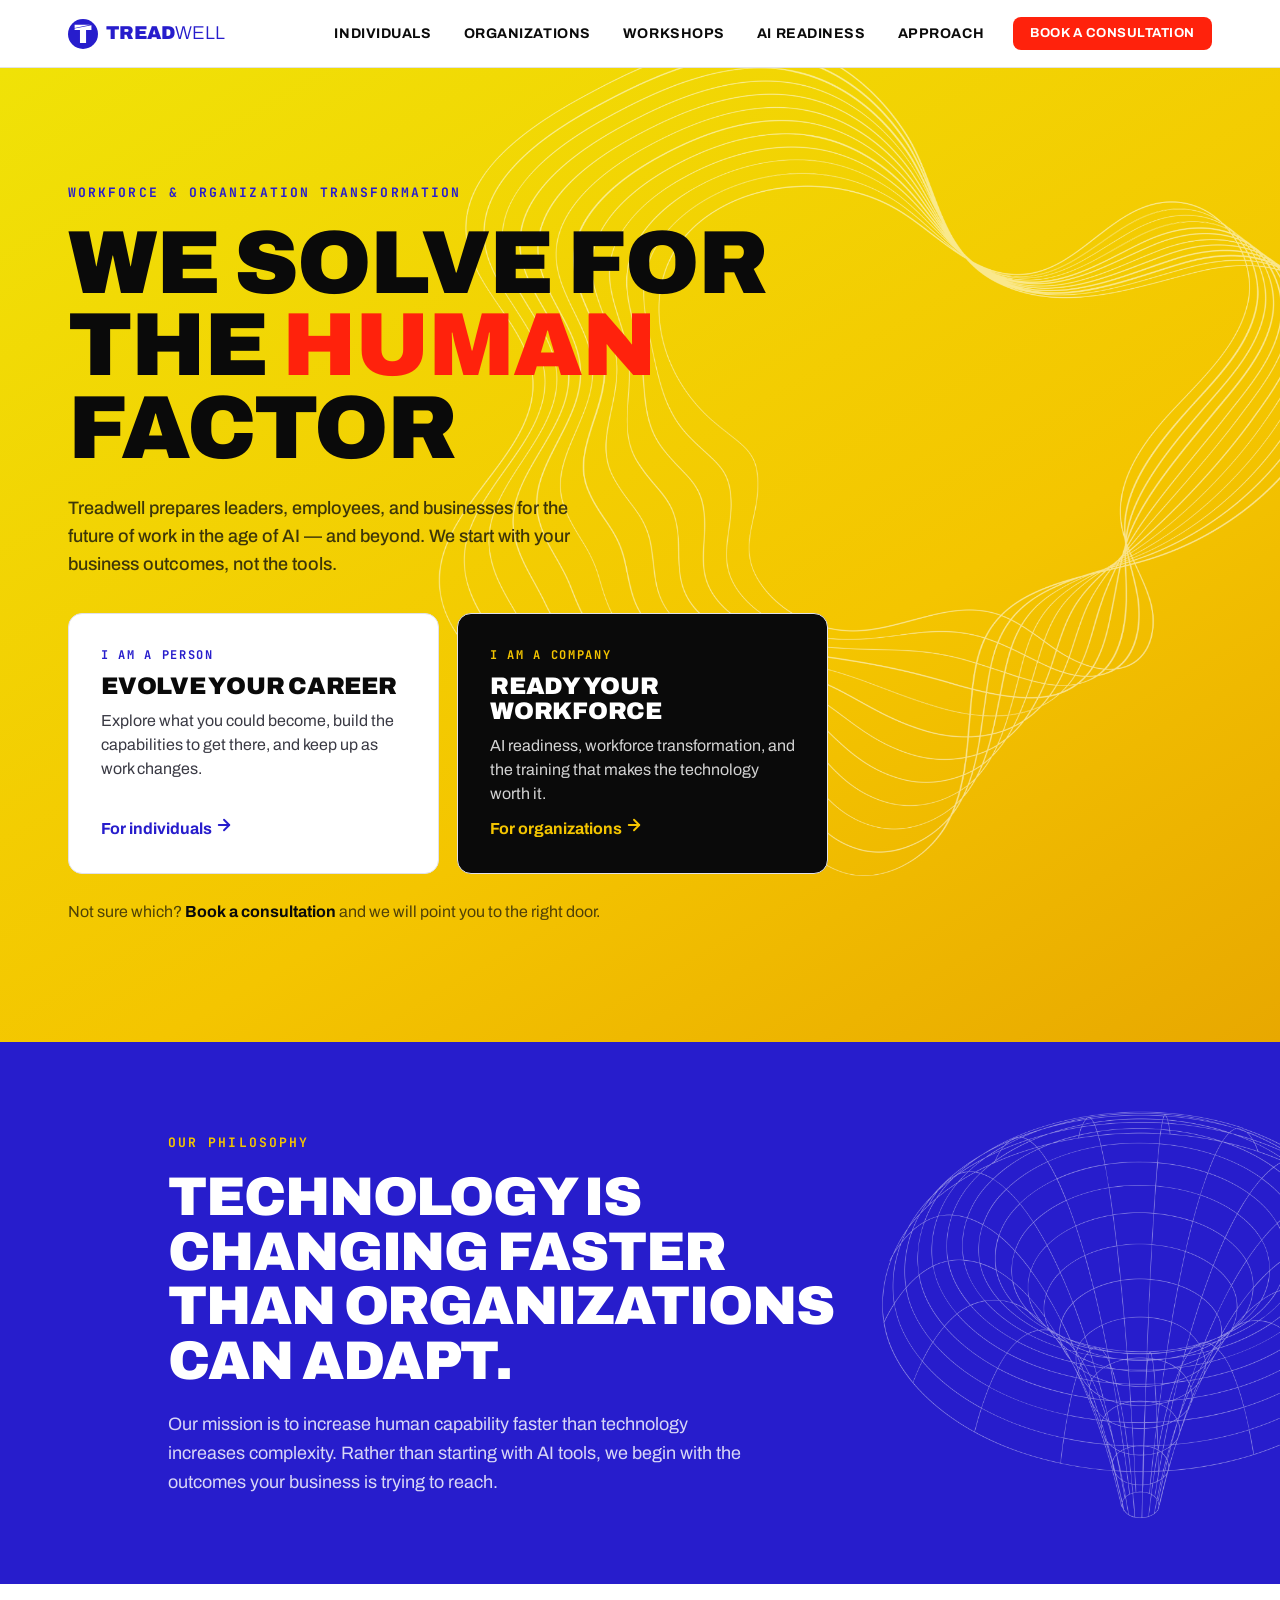
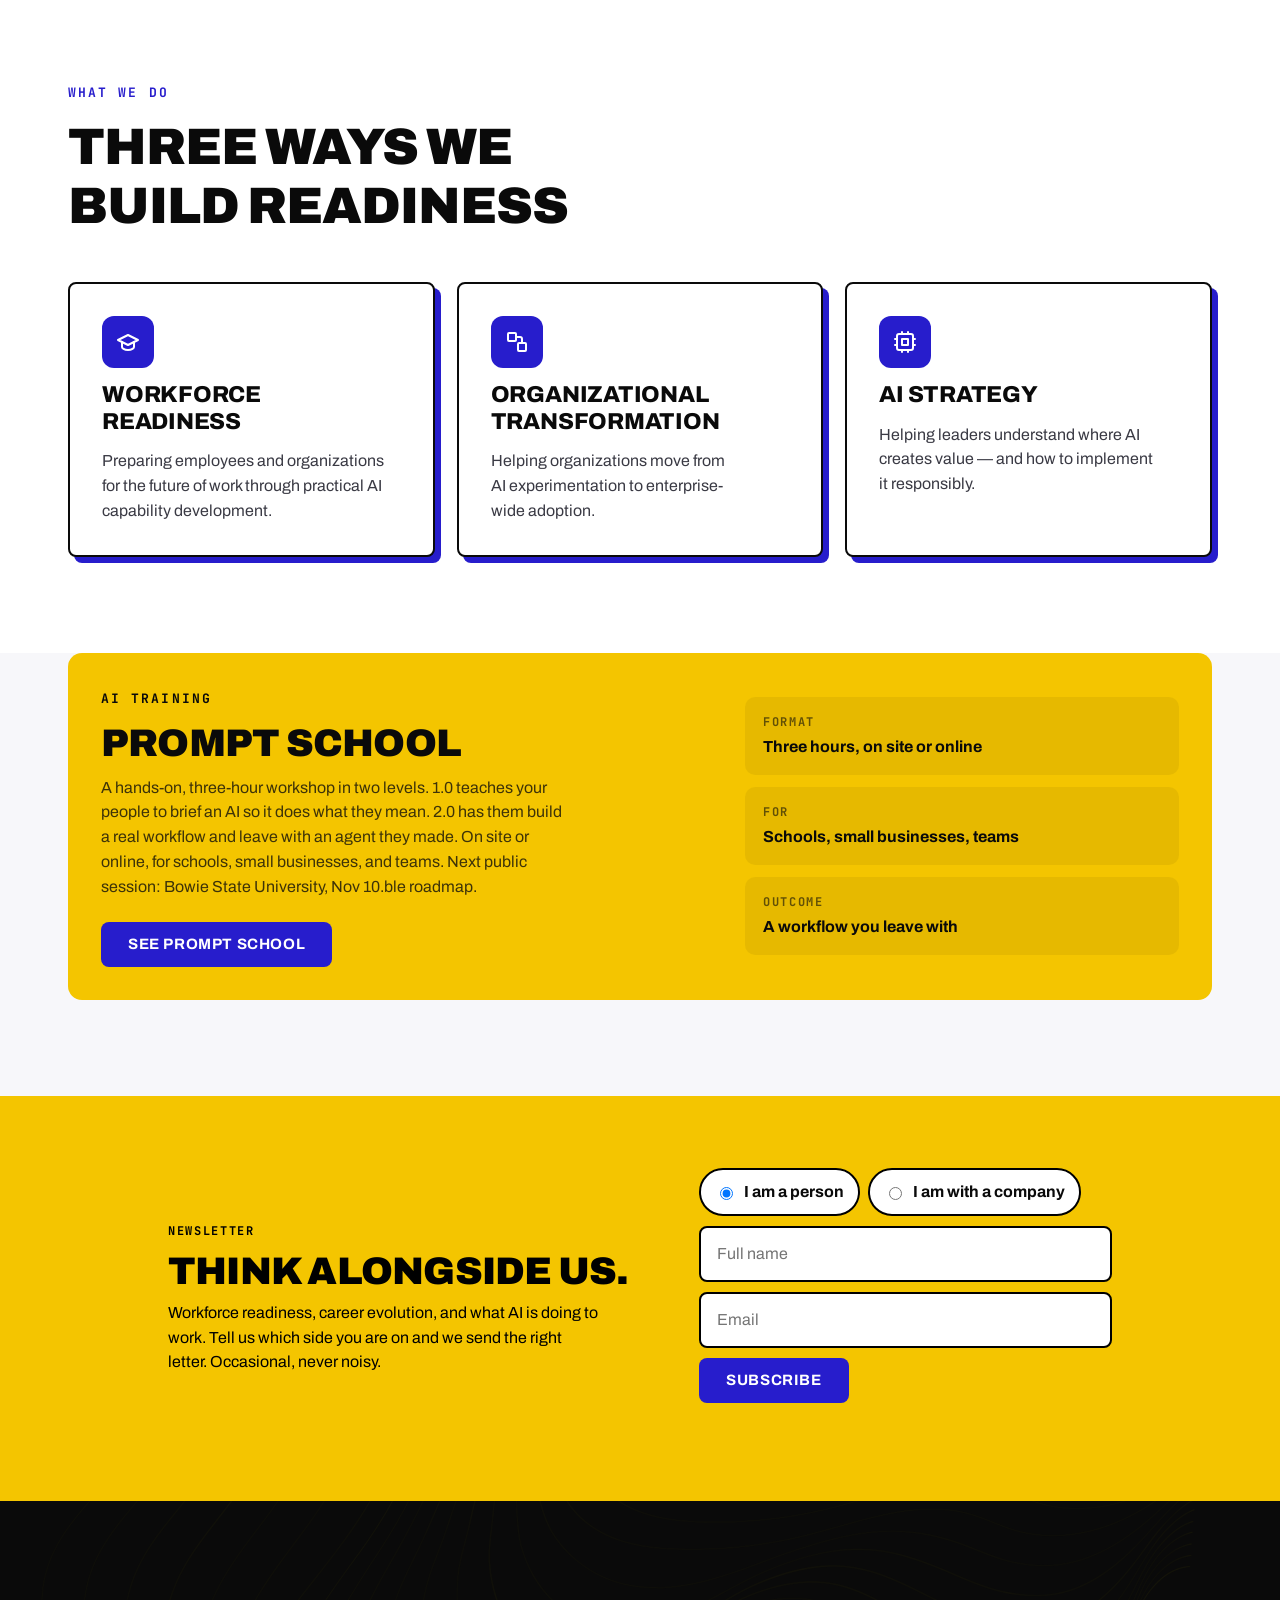
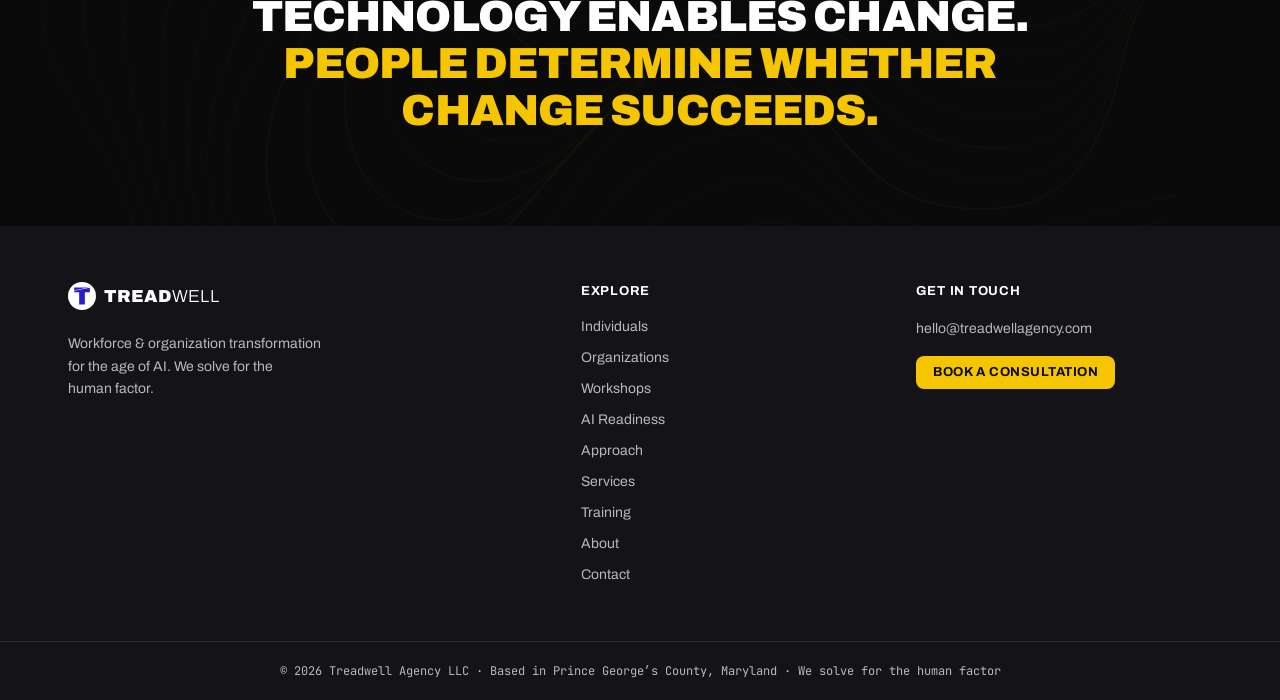
<file: index.html>
<!DOCTYPE html>
<html lang="en">
<head>
<meta charset="utf-8">
<meta name="viewport" content="width=device-width, initial-scale=1">
<title>Treadwell Agency — We solve for the human factor</title>
<meta name="description" content="Workforce & organization transformation for the age of AI. Treadwell prepares leaders, employees, and businesses for the future of work — starting with your outcomes, not the tools.">
<link rel="canonical" href="https://treadwellagency.com">
<meta property="og:type" content="website">
<meta property="og:site_name" content="Treadwell Agency">
<meta property="og:title" content="Treadwell Agency — We solve for the human factor">
<meta property="og:description" content="Workforce & organization transformation for the age of AI. Treadwell prepares leaders, employees, and businesses for the future of work — starting with your outcomes, not the tools.">
<meta property="og:url" content="https://treadwellagency.com">
<meta property="og:image" content="https://treadwellagency.com/assets/canvas-preview.png">
<meta name="twitter:card" content="summary_large_image">
<meta name="theme-color" content="#271DCC">
<link rel="icon" href="/assets/favicon.svg" type="image/svg+xml">
<link rel="preconnect" href="https://fonts.googleapis.com">
<link rel="preconnect" href="https://fonts.gstatic.com" crossorigin>
<link rel="stylesheet" href="https://fonts.googleapis.com/css2?family=Archivo:ital,wght@0,100..900;1,100..900&family=JetBrains+Mono:wght@400;500;700&display=swap">
<link rel="stylesheet" href="/assets/css/site.css">
</head>
<body>
<header class="site-header">
  <div class="bar">
    <a href="/" aria-label="Treadwell Agency home" style="display:inline-flex;"><span class="tw-logo" style="gap:8.4px;"><svg width="30" height="30" viewBox="0 0 200 200" aria-hidden="true"><circle cx="100" cy="100" r="100" fill="var(--tw-blue)"/><g transform="translate(44 39)" fill="#fff"><polygon points="0 0 0 20.18 103.77 0 0 0"/><polygon points="0 23.72 0 34.38 35.77 34.38 35.77 121.55 76.41 121.55 76.41 34.38 112.18 34.38 112.18 1.91 0 23.72"/></g></svg><span class="wm" style="font-size:18.6px;color:var(--tw-blue);"><span>Tread</span><span class="thin">well</span></span></span></a>
    <nav class="nav-links" aria-label="Primary">
      <a class="nav-link" href="/individuals/">Individuals</a><a class="nav-link" href="/organizations/">Organizations</a><a class="nav-link" href="/workshops/">Workshops</a><a class="nav-link" href="/ai-readiness/">AI Readiness</a><a class="nav-link" href="/approach/">Approach</a>
      <span class="nav-cta"><a class="tw-btn tw-btn--accent tw-btn--sm" href="mailto:hello@treadwellagency.com?subject=Consultation%20request%20%E2%80%94%20Treadwell%20Agency">Book a consultation</a></span>
    </nav>
    <button class="burger" id="burger" aria-label="Menu" aria-expanded="false" aria-controls="mobile-menu">
      <svg width="26" height="26" viewBox="0 0 24 24" fill="none" stroke="currentColor" stroke-width="2" stroke-linecap="round"><path d="M4 6h16M4 12h16M4 18h16"/></svg>
    </button>
  </div>
  <div class="mobile-menu" id="mobile-menu">
    <a class="" href="/individuals/">Individuals</a><a class="" href="/organizations/">Organizations</a><a class="" href="/workshops/">Workshops</a><a class="" href="/ai-readiness/">AI Readiness</a><a class="" href="/approach/">Approach</a>
    <a class="tw-btn tw-btn--accent" style="margin-top:8px;" href="mailto:hello@treadwellagency.com?subject=Consultation%20request%20%E2%80%94%20Treadwell%20Agency">Book a consultation</a>
  </div>
</header>
<main>
<div>
  <div class="band" style="overflow:hidden;background:var(--tw-grad-yellow);">
    <img class="motif" src="/assets/elements/White-Track.png" alt="" aria-hidden="true" style="right:-60px;top:-40px;width:904px;height:848px;opacity:.55;">
    <div class="wrap" style="padding:112px 28px 118px;">
      <span class="tw-eyebrow" style="color:var(--tw-blue);">Workforce &amp; Organization Transformation</span>
      <h1 class="hero-h1" style="font-size:clamp(3rem,7vw,6rem);line-height:.92;color:var(--tw-black);max-width:15ch;">We solve for the <span style="color:var(--tw-red);">human</span> factor</h1>
      <p class="lead" style="color:rgba(10,10,10,.78);max-width:52ch;margin:26px 0 34px;font-weight:500;">Treadwell prepares leaders, employees, and businesses for the future of work in the age of AI &mdash; and beyond. We start with your business outcomes, not the tools.</p>
      <div class="doors" style="display:grid;grid-template-columns:repeat(auto-fit,minmax(260px,1fr));gap:18px;max-width:760px;">
        <a class="tw-card tw-card--interactive" href="/individuals/" style="display:flex;flex-direction:column;gap:10px;text-decoration:none;color:var(--tw-black);background:#fff;">
          <span style="font-family:var(--font-mono);font-size:12px;font-weight:700;letter-spacing:.14em;text-transform:uppercase;color:var(--tw-blue);">I am a person</span>
          <span style="font-family:var(--font-display);font-weight:900;text-transform:uppercase;font-size:24px;letter-spacing:-.01em;line-height:1.05;">Evolve your career</span>
          <span style="color:var(--text-body);line-height:1.5;">Explore what you could become, build the capabilities to get there, and keep up as work changes.</span>
          <span style="font-weight:700;color:var(--tw-blue);margin-top:auto;">For individuals <svg width="18" height="18" viewBox="0 0 24 24" fill="none" stroke="currentColor" stroke-width="2.5" stroke-linecap="round" stroke-linejoin="round" aria-hidden="true"><path d="M5 12h14"/><path d="m12 5 7 7-7 7"/></svg></span>
        </a>
        <a class="tw-card tw-card--interactive" href="/organizations/" style="display:flex;flex-direction:column;gap:10px;text-decoration:none;color:#fff;background:var(--tw-black);">
          <span style="font-family:var(--font-mono);font-size:12px;font-weight:700;letter-spacing:.14em;text-transform:uppercase;color:var(--tw-yellow);">I am a company</span>
          <span style="font-family:var(--font-display);font-weight:900;text-transform:uppercase;font-size:24px;letter-spacing:-.01em;line-height:1.05;">Ready your workforce</span>
          <span style="color:rgba(255,255,255,.82);line-height:1.5;">AI readiness, workforce transformation, and the training that makes the technology worth it.</span>
          <span style="font-weight:700;color:var(--tw-yellow);margin-top:auto;">For organizations <svg width="18" height="18" viewBox="0 0 24 24" fill="none" stroke="currentColor" stroke-width="2.5" stroke-linecap="round" stroke-linejoin="round" aria-hidden="true"><path d="M5 12h14"/><path d="m12 5 7 7-7 7"/></svg></span>
        </a>
      </div>
      <p style="margin:26px 0 0;color:rgba(10,10,10,.7);">Not sure which? <a href="mailto:hello@treadwellagency.com?subject=Consultation%20request%20%E2%80%94%20Treadwell%20Agency" style="color:var(--tw-black);font-weight:700;">Book a consultation</a> and we will point you to the right door.</p>
    </div>
  </div>

  <section class="band" style="background:var(--tw-blue);padding:88px 28px;overflow:hidden;">
    <img class="motif" src="/assets/elements/White-Donut.png" alt="" aria-hidden="true" style="right:-120px;top:50%;transform:translateY(-50%);width:520px;opacity:.5;">
    <div class="wrap" style="max-width:1000px;">
      <span class="tw-eyebrow" style="color:var(--tw-yellow);">Our philosophy</span>
      <h2 class="h2-display" style="font-size:clamp(2rem,4.4vw,3.4rem);line-height:1;color:#fff;margin:16px 0 22px;max-width:20ch;">Technology is changing faster than organizations can adapt.</h2>
      <p class="lead" style="color:rgba(255,255,255,.82);max-width:60ch;line-height:1.6;margin:0;">Our mission is to increase human capability faster than technology increases complexity. Rather than starting with AI tools, we begin with the outcomes your business is trying to reach.</p>
    </div>
  </section>

  <section style="background:var(--bg);padding:96px 28px;">
    <div class="wrap">
      <span class="tw-eyebrow" style="color:var(--tw-blue);">What we do</span>
      <h2 class="h2-display" style="font-size:clamp(2rem,4vw,3.25rem);margin:14px 0 46px;max-width:22ch;">Three ways we build readiness</h2>
      <div style="display:grid;grid-template-columns:repeat(auto-fit,minmax(300px,1fr));gap:22px;">
        <article class="tw-card tw-card--hard">
      <div style="display:flex;flex-direction:column;gap:14px;height:100%;">
        <span class="icon-chip-blue"><svg width="24" height="24" viewBox="0 0 24 24" fill="none" stroke="currentColor" stroke-width="2" stroke-linecap="round" stroke-linejoin="round" aria-hidden="true"><path d="M22 10 12 5 2 10l10 5 10-5Z"/><path d="M6 12v5c0 1 2 3 6 3s6-2 6-3v-5"/></svg></span>
        <h3 style="font-family:var(--font-display);font-weight:800;font-size:23px;margin:0;text-transform:uppercase;letter-spacing:-.01em;">Workforce Readiness</h3>
        <p style="margin:0;color:var(--text-body);line-height:1.55;">Preparing employees and organizations for the future of work through practical AI capability development.</p>
      </div>
    </article><article class="tw-card tw-card--hard">
      <div style="display:flex;flex-direction:column;gap:14px;height:100%;">
        <span class="icon-chip-blue"><svg width="24" height="24" viewBox="0 0 24 24" fill="none" stroke="currentColor" stroke-width="2" stroke-linecap="round" stroke-linejoin="round" aria-hidden="true"><rect x="3" y="3" width="8" height="8" rx="1"/><rect x="13" y="13" width="8" height="8" rx="1"/><path d="M11 7h4a2 2 0 0 1 2 2v4"/></svg></span>
        <h3 style="font-family:var(--font-display);font-weight:800;font-size:23px;margin:0;text-transform:uppercase;letter-spacing:-.01em;">Organizational Transformation</h3>
        <p style="margin:0;color:var(--text-body);line-height:1.55;">Helping organizations move from AI experimentation to enterprise-wide adoption.</p>
      </div>
    </article><article class="tw-card tw-card--hard">
      <div style="display:flex;flex-direction:column;gap:14px;height:100%;">
        <span class="icon-chip-blue"><svg width="24" height="24" viewBox="0 0 24 24" fill="none" stroke="currentColor" stroke-width="2" stroke-linecap="round" stroke-linejoin="round" aria-hidden="true"><rect x="4" y="4" width="16" height="16" rx="2"/><rect x="9" y="9" width="6" height="6"/><path d="M9 2v2M15 2v2M9 20v2M15 20v2M2 9h2M2 15h2M20 9h2M20 15h2"/></svg></span>
        <h3 style="font-family:var(--font-display);font-weight:800;font-size:23px;margin:0;text-transform:uppercase;letter-spacing:-.01em;">AI Strategy</h3>
        <p style="margin:0;color:var(--text-body);line-height:1.55;">Helping leaders understand where AI creates value &mdash; and how to implement it responsibly.</p>
      </div>
    </article>
      </div>
    </div>
  </section>

  <section style="background:var(--tw-neutral-50);padding:0 28px 96px;">
  <div class="wrap">
    <article class="tw-card tw-card--signal">
      <div class="topic-grid" style="display:grid;grid-template-columns:1.4fr 1fr;gap:36px;align-items:center;">
        <div>
          <span class="tw-eyebrow" style="color:var(--tw-black);">AI Training</span>
          <h3 style="font-family:var(--font-display);font-weight:900;text-transform:uppercase;font-size:clamp(1.6rem,3vw,2.4rem);letter-spacing:-.02em;line-height:1.02;margin:14px 0 12px;">Prompt School</h3>
          <p style="margin:0 0 22px;color:rgba(10,10,10,.78);line-height:1.55;max-width:52ch;">A hands-on, three-hour workshop in two levels. 1.0 teaches your people to brief an AI so it does what they mean. 2.0 has them build a real workflow and leave with an agent they made. On site or online, for schools, small businesses, and teams. Next public session: Bowie State University, Nov 10.ble roadmap.</p>
          <a class="tw-btn tw-btn--primary" href="https://joinpromptschool.com">See Prompt School</a>
        </div>
        <div style="display:grid;gap:12px;">
          <div style="background:rgba(10,10,10,.06);border-radius:10px;padding:16px 18px;"><div style="font-family:var(--font-mono);font-size:12px;font-weight:700;letter-spacing:.14em;text-transform:uppercase;color:rgba(10,10,10,.6);">Format</div><div style="font-weight:700;margin-top:4px;">Three hours, on site or online</div></div><div style="background:rgba(10,10,10,.06);border-radius:10px;padding:16px 18px;"><div style="font-family:var(--font-mono);font-size:12px;font-weight:700;letter-spacing:.14em;text-transform:uppercase;color:rgba(10,10,10,.6);">For</div><div style="font-weight:700;margin-top:4px;">Schools, small businesses, teams</div></div><div style="background:rgba(10,10,10,.06);border-radius:10px;padding:16px 18px;"><div style="font-family:var(--font-mono);font-size:12px;font-weight:700;letter-spacing:.14em;text-transform:uppercase;color:rgba(10,10,10,.6);">Outcome</div><div style="font-weight:700;margin-top:4px;">A workflow you leave with</div></div>
        </div>
      </div>
    </article>
  </div>
</section>

  <section class="band" style="background:var(--tw-yellow);padding:72px 28px;">
  <div class="wrap" style="max-width:1000px;display:grid;grid-template-columns:1.2fr 1fr;gap:36px;align-items:center;" data-nl-grid>
    <div>
      <div style="font-family:var(--font-mono);font-size:12px;font-weight:700;letter-spacing:.14em;text-transform:uppercase;color:#000;">Newsletter</div>
      <h3 style="font-family:var(--font-display);font-weight:900;text-transform:uppercase;font-size:clamp(1.6rem,3vw,2.4rem);letter-spacing:-.02em;line-height:1.02;margin:12px 0 10px;color:#000;">Think alongside us.</h3>
      <p style="margin:0;color:#000;line-height:1.55;max-width:48ch;">Workforce readiness, career evolution, and what AI is doing to work. Tell us which side you are on and we send the right letter. Occasional, never noisy.</p>
    </div>
    <form class="nl-form" data-source="treadwellagency.com/home" data-audience="" style="display:grid;gap:10px;" novalidate>
      <div role="radiogroup" aria-label="I am" style="display:flex;gap:8px;flex-wrap:wrap;">
        <label style="display:inline-flex;align-items:center;gap:8px;padding:10px 14px;border:2px solid #000;border-radius:999px;background:#fff;font-weight:700;cursor:pointer;"><input type="radio" name="audience" value="individual" checked> I am a person</label>
        <label style="display:inline-flex;align-items:center;gap:8px;padding:10px 14px;border:2px solid #000;border-radius:999px;background:#fff;font-weight:700;cursor:pointer;"><input type="radio" name="audience" value="organization"> I am with a company</label>
      </div>
      <input name="firstName" placeholder="Full name" autocomplete="name" aria-label="Full name" style="padding:14px 16px;border:2px solid #000;border-radius:8px;font:inherit;font-size:16px;background:#fff;">
      <input name="email" type="email" placeholder="Email" autocomplete="email" aria-label="Email" required style="padding:14px 16px;border:2px solid #000;border-radius:8px;font:inherit;font-size:16px;background:#fff;">
      <input name="website" tabindex="-1" autocomplete="off" aria-hidden="true" style="position:absolute;left:-9999px;">
      <button class="tw-btn tw-btn--primary" type="submit" style="justify-self:start;">Subscribe</button>
      <p class="nl-msg" role="status" style="margin:0;font-size:14px;color:#000;min-height:1.2em;"></p>
    </form>
  </div>
</section>

  <section class="band" style="background:var(--tw-black);padding:92px 28px;overflow:hidden;">
  <img class="motif" src="/assets/elements/Yellow-Waves.png" alt="" aria-hidden="true" style="left:50%;top:50%;transform:translate(-50%,-50%);width:1200px;opacity:.14;">
  <div class="wrap" style="max-width:900px;text-align:center;">
    <p style="font-family:var(--font-display);font-weight:900;text-transform:uppercase;font-size:clamp(1.7rem,3.4vw,2.8rem);letter-spacing:-.02em;line-height:1.08;color:#fff;margin:0;">Technology enables change.<br><span style="color:var(--tw-yellow);">People determine whether change succeeds.</span></p>
  </div>
</section>
</div>
</main>
<footer class="site-footer">
  <div class="cols">
    <div>
      <span class="tw-logo" style="gap:7.84px;"><svg width="28" height="28" viewBox="0 0 200 200" aria-hidden="true"><circle cx="100" cy="100" r="100" fill="#fff"/><g transform="translate(44 39)" fill="var(--tw-blue)"><polygon points="0 0 0 20.18 103.77 0 0 0"/><polygon points="0 23.72 0 34.38 35.77 34.38 35.77 121.55 76.41 121.55 76.41 34.38 112.18 34.38 112.18 1.91 0 23.72"/></g></svg><span class="wm" style="font-size:17.36px;color:#fff;"><span>Tread</span><span class="thin">well</span></span></span>
      <p class="tagline">Workforce &amp; organization transformation for the age of AI. We solve for the human factor.</p>
    </div>
    <div>
      <div class="foot-h">Explore</div>
      <div class="foot-links"><a href="/individuals/">Individuals</a><a href="/organizations/">Organizations</a><a href="/workshops/">Workshops</a><a href="/ai-readiness/">AI Readiness</a><a href="/approach/">Approach</a><a href="/services/">Services</a><a href="/training/">Training</a><a href="/about/">About</a><a href="/contact/">Contact</a></div>
    </div>
    <div>
      <div class="foot-h">Get in touch</div>
      <a class="foot-email" href="mailto:hello@treadwellagency.com">hello@treadwellagency.com</a>
      <div style="margin-top:16px;"><a class="tw-btn tw-btn--signal tw-btn--sm" href="mailto:hello@treadwellagency.com?subject=Consultation%20request%20%E2%80%94%20Treadwell%20Agency">Book a consultation</a></div>
    </div>
  </div>
  <div class="foot-bottom">&copy; 2026 Treadwell Agency LLC &middot; Based in Prince George&rsquo;s County, Maryland &middot; We solve for the human factor</div>
</footer>
<script src="/assets/js/nav.js"></script>
</body>
</html>
</file>
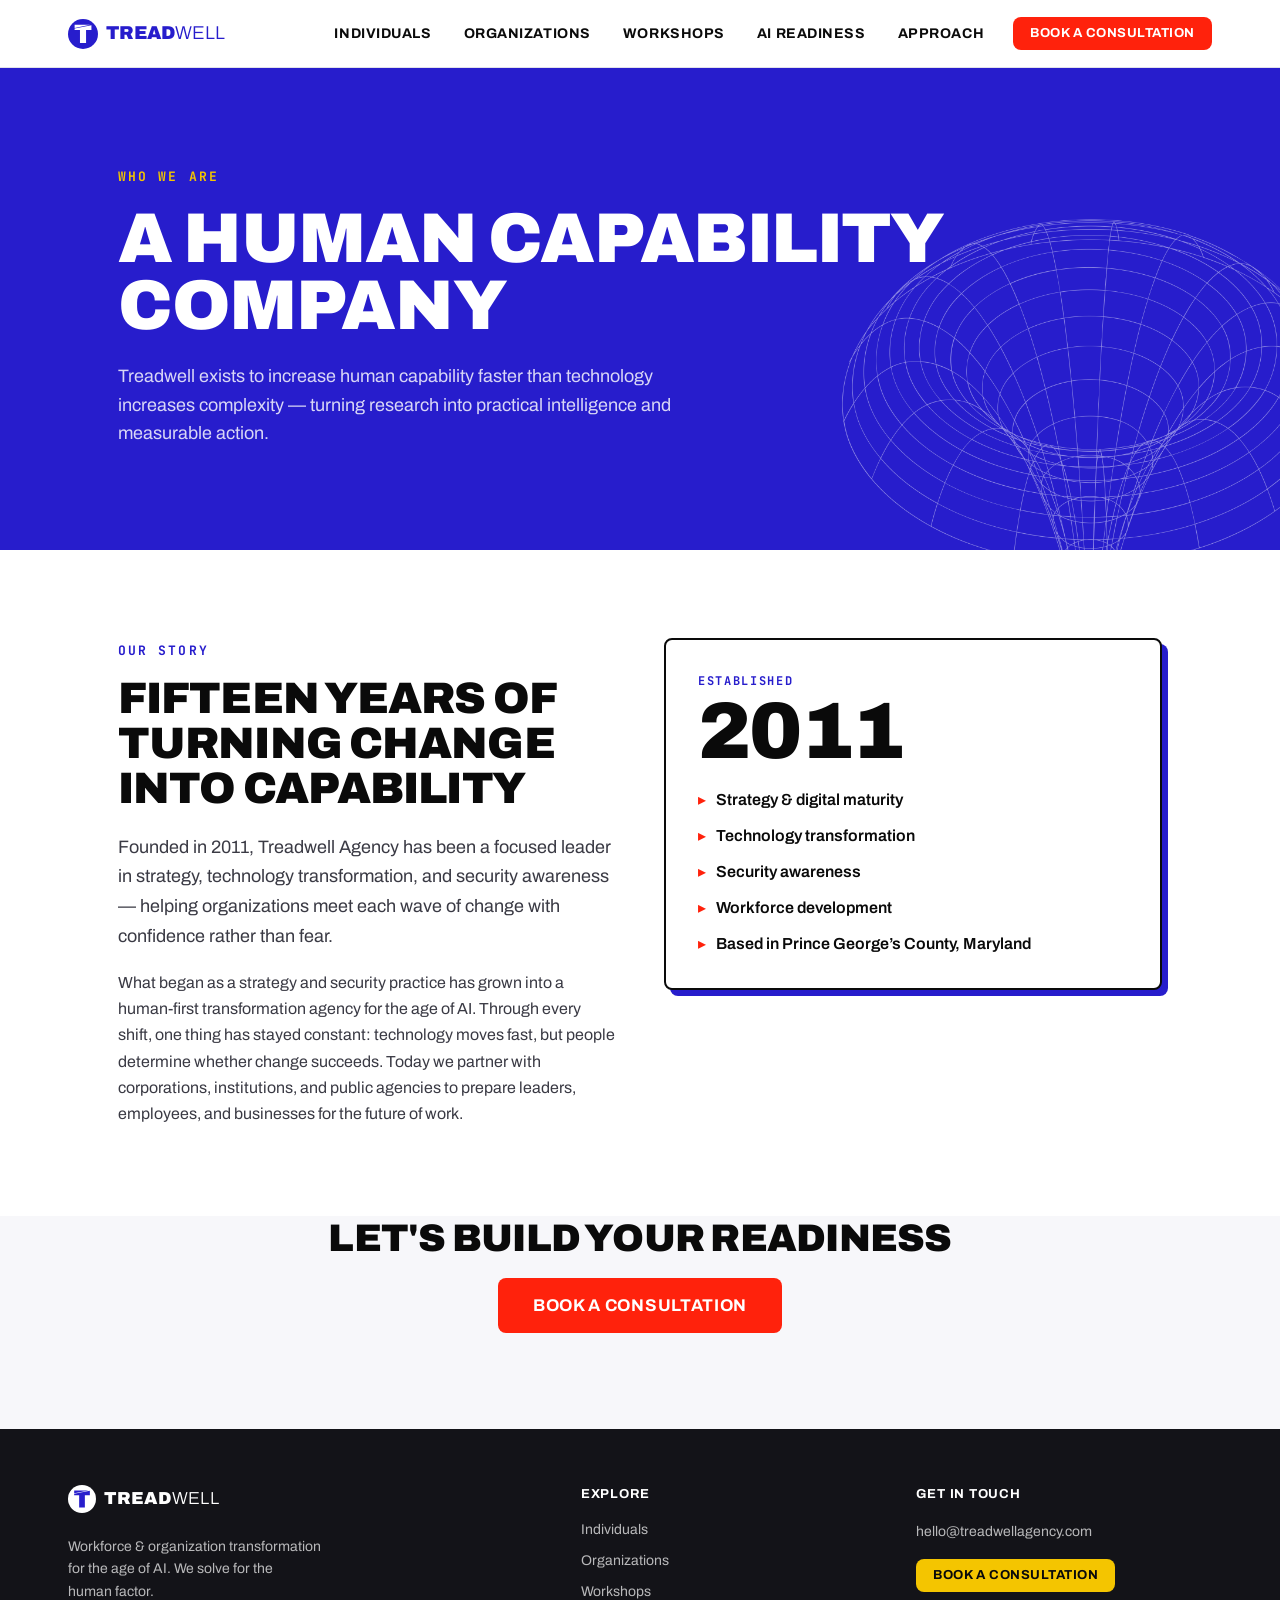
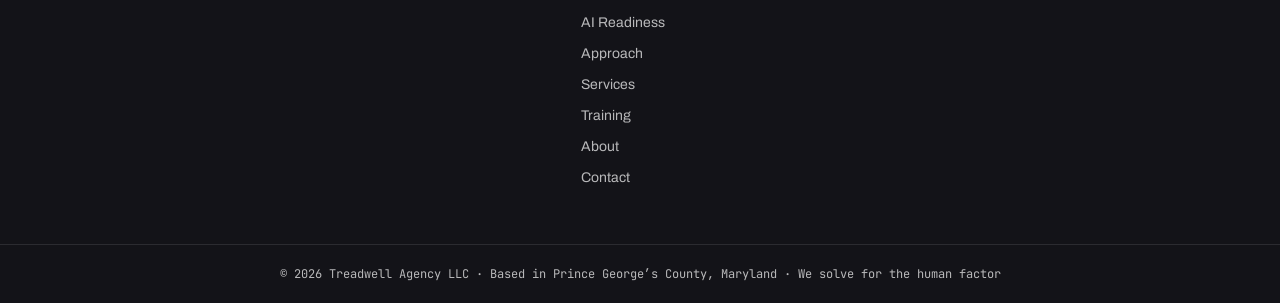
<file: about/index.html>
<!DOCTYPE html>
<html lang="en">
<head>
<meta charset="utf-8">
<meta name="viewport" content="width=device-width, initial-scale=1">
<title>About — Treadwell Agency</title>
<meta name="description" content="A human capability company. Founded in 2011, Treadwell Agency is a human-first transformation agency for the age of AI, partnering with corporations, institutions, and public agencies.">
<link rel="canonical" href="https://treadwellagency.com/about/">
<meta property="og:type" content="website">
<meta property="og:site_name" content="Treadwell Agency">
<meta property="og:title" content="About — Treadwell Agency">
<meta property="og:description" content="A human capability company. Founded in 2011, Treadwell Agency is a human-first transformation agency for the age of AI, partnering with corporations, institutions, and public agencies.">
<meta property="og:url" content="https://treadwellagency.com/about/">
<meta property="og:image" content="https://treadwellagency.com/assets/canvas-preview.png">
<meta name="twitter:card" content="summary_large_image">
<meta name="theme-color" content="#271DCC">
<link rel="icon" href="/assets/favicon.svg" type="image/svg+xml">
<link rel="preconnect" href="https://fonts.googleapis.com">
<link rel="preconnect" href="https://fonts.gstatic.com" crossorigin>
<link rel="stylesheet" href="https://fonts.googleapis.com/css2?family=Archivo:ital,wght@0,100..900;1,100..900&family=JetBrains+Mono:wght@400;500;700&display=swap">
<link rel="stylesheet" href="/assets/css/site.css">
</head>
<body>
<header class="site-header">
  <div class="bar">
    <a href="/" aria-label="Treadwell Agency home" style="display:inline-flex;"><span class="tw-logo" style="gap:8.4px;"><svg width="30" height="30" viewBox="0 0 200 200" aria-hidden="true"><circle cx="100" cy="100" r="100" fill="var(--tw-blue)"/><g transform="translate(44 39)" fill="#fff"><polygon points="0 0 0 20.18 103.77 0 0 0"/><polygon points="0 23.72 0 34.38 35.77 34.38 35.77 121.55 76.41 121.55 76.41 34.38 112.18 34.38 112.18 1.91 0 23.72"/></g></svg><span class="wm" style="font-size:18.6px;color:var(--tw-blue);"><span>Tread</span><span class="thin">well</span></span></span></a>
    <nav class="nav-links" aria-label="Primary">
      <a class="nav-link" href="/individuals/">Individuals</a><a class="nav-link" href="/organizations/">Organizations</a><a class="nav-link" href="/workshops/">Workshops</a><a class="nav-link" href="/ai-readiness/">AI Readiness</a><a class="nav-link" href="/approach/">Approach</a>
      <span class="nav-cta"><a class="tw-btn tw-btn--accent tw-btn--sm" href="mailto:hello@treadwellagency.com?subject=Consultation%20request%20%E2%80%94%20Treadwell%20Agency">Book a consultation</a></span>
    </nav>
    <button class="burger" id="burger" aria-label="Menu" aria-expanded="false" aria-controls="mobile-menu">
      <svg width="26" height="26" viewBox="0 0 24 24" fill="none" stroke="currentColor" stroke-width="2" stroke-linecap="round"><path d="M4 6h16M4 12h16M4 18h16"/></svg>
    </button>
  </div>
  <div class="mobile-menu" id="mobile-menu">
    <a class="" href="/individuals/">Individuals</a><a class="" href="/organizations/">Organizations</a><a class="" href="/workshops/">Workshops</a><a class="" href="/ai-readiness/">AI Readiness</a><a class="" href="/approach/">Approach</a>
    <a class="tw-btn tw-btn--accent" style="margin-top:8px;" href="mailto:hello@treadwellagency.com?subject=Consultation%20request%20%E2%80%94%20Treadwell%20Agency">Book a consultation</a>
  </div>
</header>
<main>
<div>
  <div class="band" style="background:var(--tw-blue);padding:96px 28px 84px;overflow:hidden;">
    <img class="motif" src="/assets/elements/White-Donut.png" alt="" aria-hidden="true" style="right:-60px;bottom:-60px;width:500px;opacity:.5;">
    <div class="wrap" style="max-width:1100px;">
      <span class="tw-eyebrow" style="color:var(--tw-yellow);">Who we are</span>
      <h1 class="hero-h1" style="font-size:clamp(2.4rem,5.5vw,4.5rem);line-height:.95;color:#fff;max-width:18ch;">A human capability company</h1>
      <p class="lead" style="color:rgba(255,255,255,.82);max-width:58ch;margin-top:22px;line-height:1.6;">Treadwell exists to increase human capability faster than technology increases complexity &mdash; turning research into practical intelligence and measurable action.</p>
    </div>
  </div>

  <section style="background:var(--bg);padding:88px 28px;">
    <div class="wrap" style="max-width:1100px;display:grid;grid-template-columns:repeat(auto-fit,minmax(300px,1fr));gap:48px;align-items:start;">
      <div>
        <span class="tw-eyebrow" style="color:var(--tw-blue);">Our story</span>
        <h2 class="h2-display" style="font-size:clamp(1.8rem,3.6vw,2.75rem);line-height:1.02;margin:14px 0 22px;max-width:20ch;">Fifteen years of turning change into capability</h2>
        <p class="lead" style="margin:0 0 18px;color:var(--text-body);line-height:1.65;">Founded in 2011, Treadwell Agency has been a focused leader in strategy, technology transformation, and security awareness &mdash; helping organizations meet each wave of change with confidence rather than fear.</p>
        <p style="margin:0;color:var(--text-body);line-height:1.65;">What began as a strategy and security practice has grown into a human-first transformation agency for the age of AI. Through every shift, one thing has stayed constant: technology moves fast, but people determine whether change succeeds. Today we partner with corporations, institutions, and public agencies to prepare leaders, employees, and businesses for the future of work.</p>
      </div>
      <article class="tw-card tw-card--hard">
        <div style="font-family:var(--font-mono);font-size:12px;font-weight:700;letter-spacing:.14em;text-transform:uppercase;color:var(--tw-blue);">Established</div>
        <div style="font-family:var(--font-display);font-weight:900;font-size:clamp(3.5rem,7vw,5rem);line-height:.9;letter-spacing:-.02em;margin:6px 0 20px;">2011</div>
        <div style="display:grid;gap:12px;"><div style="display:flex;gap:10px;align-items:flex-start;font-weight:600;"><span style="color:var(--tw-red);">&#9656;</span>Strategy &amp; digital maturity</div><div style="display:flex;gap:10px;align-items:flex-start;font-weight:600;"><span style="color:var(--tw-red);">&#9656;</span>Technology transformation</div><div style="display:flex;gap:10px;align-items:flex-start;font-weight:600;"><span style="color:var(--tw-red);">&#9656;</span>Security awareness</div><div style="display:flex;gap:10px;align-items:flex-start;font-weight:600;"><span style="color:var(--tw-red);">&#9656;</span>Workforce development</div><div style="display:flex;gap:10px;align-items:flex-start;font-weight:600;"><span style="color:var(--tw-red);">&#9656;</span>Based in Prince George&rsquo;s County, Maryland</div></div>
      </article>
    </div>
  </section>

  <section style="background:var(--tw-neutral-50);padding:0 28px 96px;">
  <div class="wrap" style="max-width:1000px;text-align:center;">
    <h3 style="font-family:var(--font-display);font-weight:900;text-transform:uppercase;font-size:clamp(1.6rem,3vw,2.4rem);letter-spacing:-.02em;margin:0 0 18px;">Let's build your readiness</h3>
    
    <a class="tw-btn tw-btn--accent tw-btn--lg" href="mailto:hello@treadwellagency.com?subject=Consultation%20request%20%E2%80%94%20Treadwell%20Agency">Book a consultation</a>
  </div>
</section>
</div>
</main>
<footer class="site-footer">
  <div class="cols">
    <div>
      <span class="tw-logo" style="gap:7.84px;"><svg width="28" height="28" viewBox="0 0 200 200" aria-hidden="true"><circle cx="100" cy="100" r="100" fill="#fff"/><g transform="translate(44 39)" fill="var(--tw-blue)"><polygon points="0 0 0 20.18 103.77 0 0 0"/><polygon points="0 23.72 0 34.38 35.77 34.38 35.77 121.55 76.41 121.55 76.41 34.38 112.18 34.38 112.18 1.91 0 23.72"/></g></svg><span class="wm" style="font-size:17.36px;color:#fff;"><span>Tread</span><span class="thin">well</span></span></span>
      <p class="tagline">Workforce &amp; organization transformation for the age of AI. We solve for the human factor.</p>
    </div>
    <div>
      <div class="foot-h">Explore</div>
      <div class="foot-links"><a href="/individuals/">Individuals</a><a href="/organizations/">Organizations</a><a href="/workshops/">Workshops</a><a href="/ai-readiness/">AI Readiness</a><a href="/approach/">Approach</a><a href="/services/">Services</a><a href="/training/">Training</a><a href="/about/">About</a><a href="/contact/">Contact</a></div>
    </div>
    <div>
      <div class="foot-h">Get in touch</div>
      <a class="foot-email" href="mailto:hello@treadwellagency.com">hello@treadwellagency.com</a>
      <div style="margin-top:16px;"><a class="tw-btn tw-btn--signal tw-btn--sm" href="mailto:hello@treadwellagency.com?subject=Consultation%20request%20%E2%80%94%20Treadwell%20Agency">Book a consultation</a></div>
    </div>
  </div>
  <div class="foot-bottom">&copy; 2026 Treadwell Agency LLC &middot; Based in Prince George&rsquo;s County, Maryland &middot; We solve for the human factor</div>
</footer>
<script src="/assets/js/nav.js"></script>
</body>
</html>
</file>
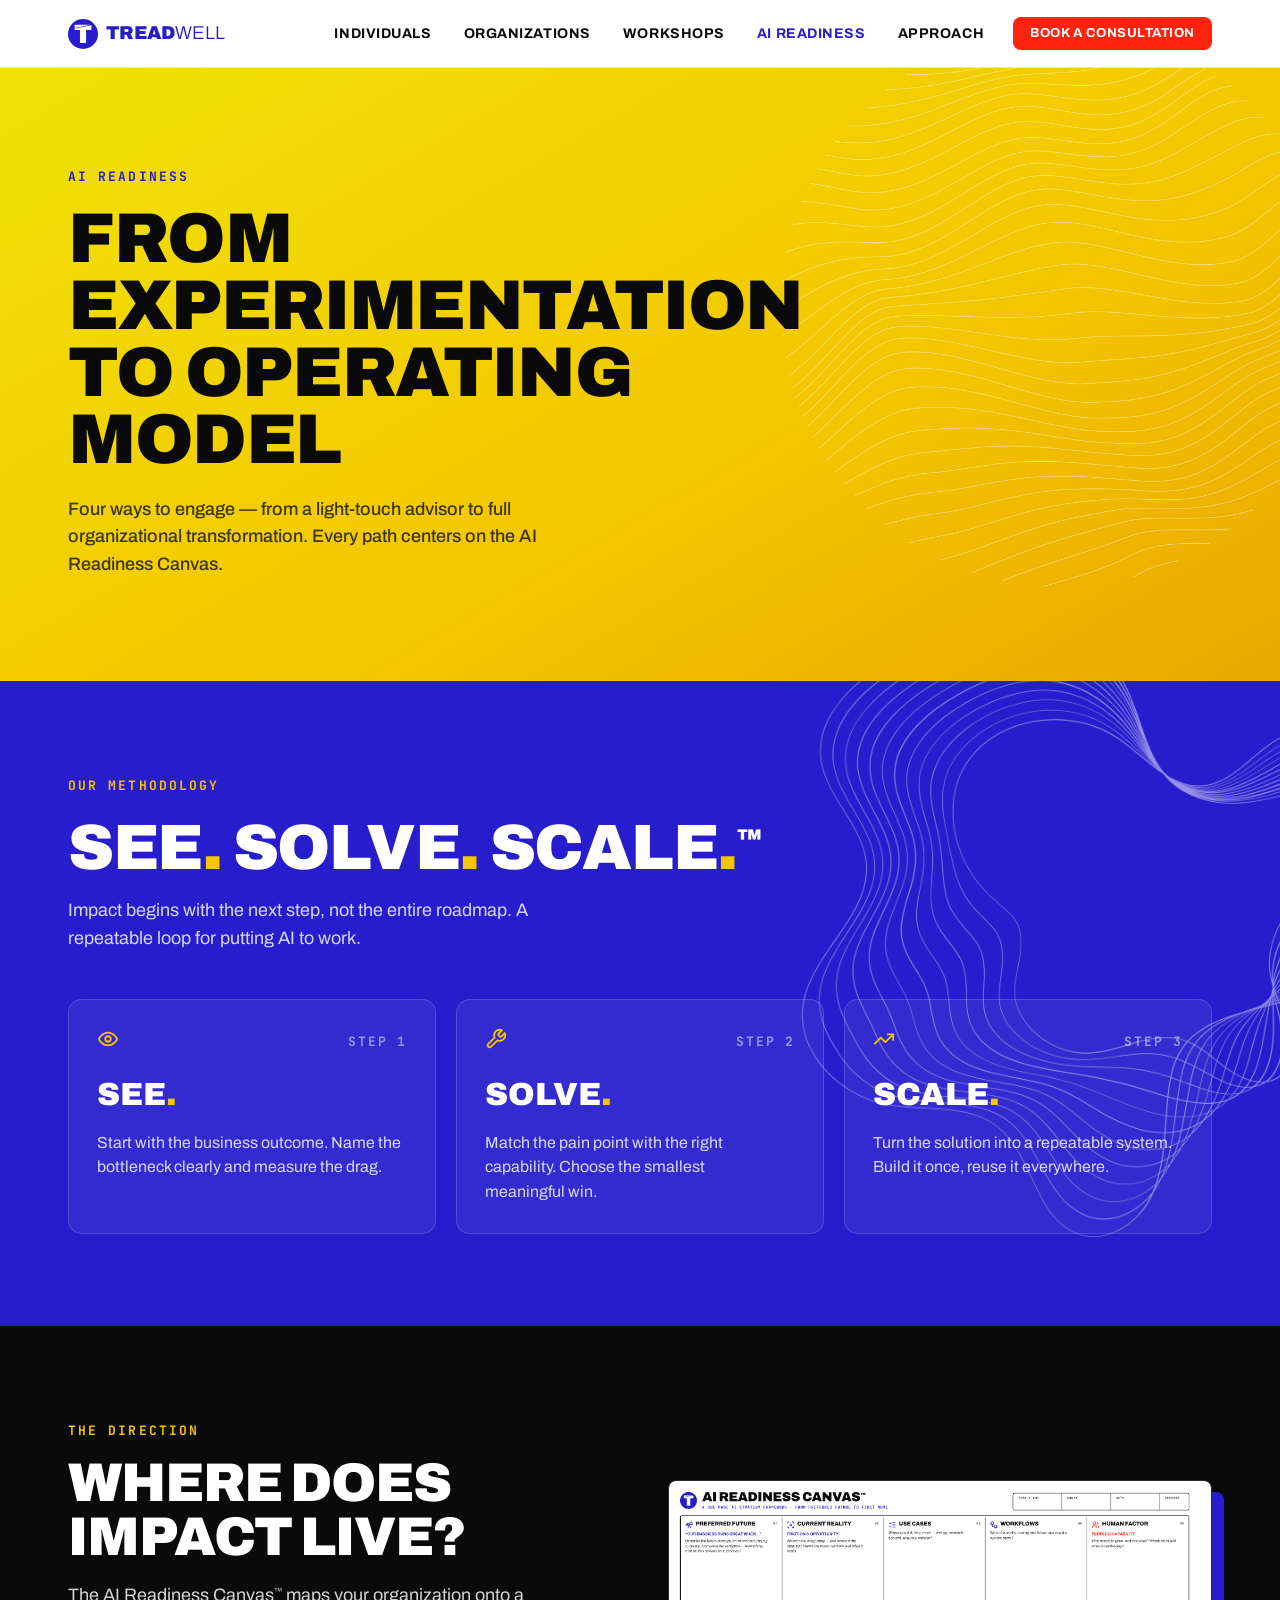
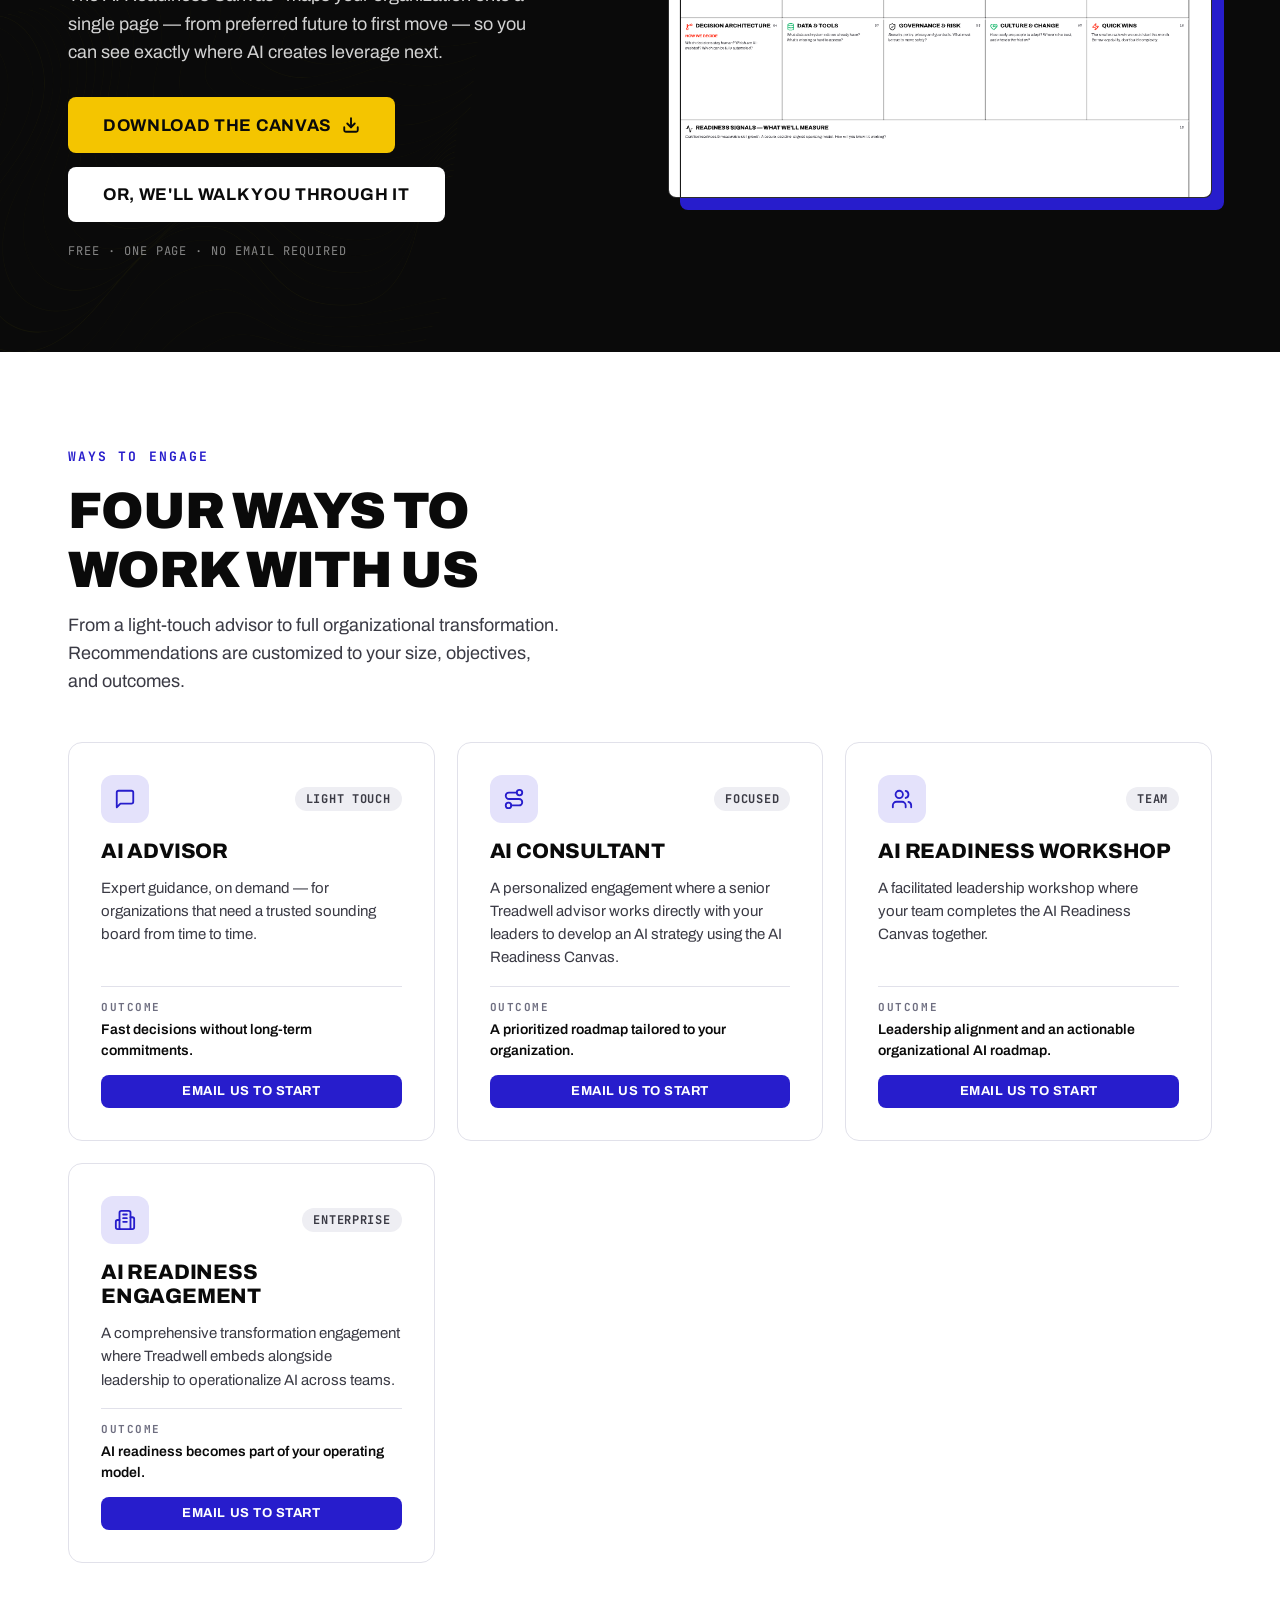
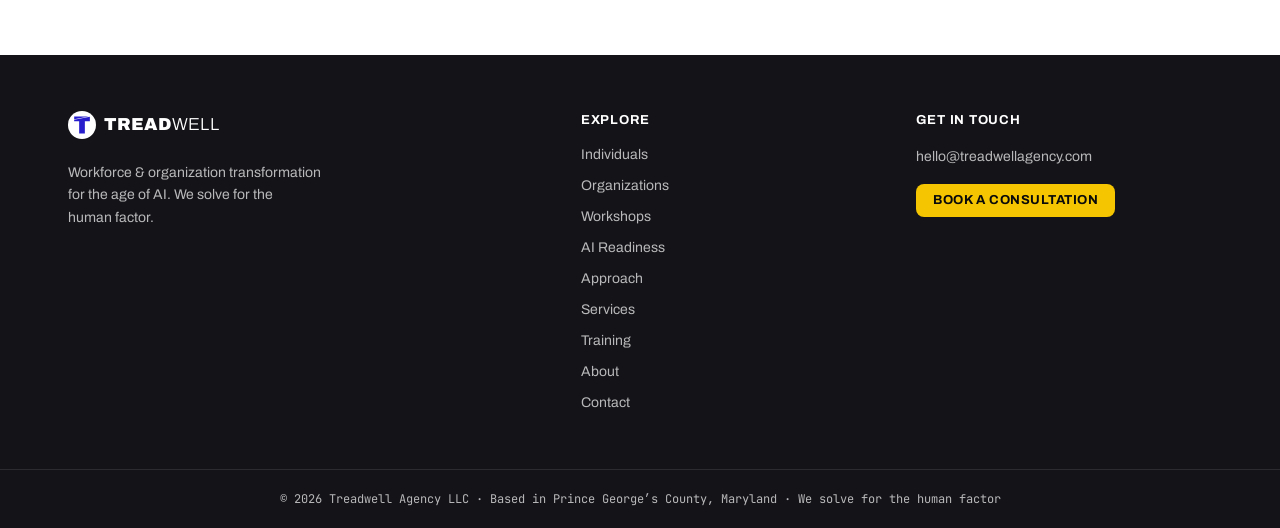
<file: ai-readiness/index.html>
<!DOCTYPE html>
<html lang="en">
<head>
<meta charset="utf-8">
<meta name="viewport" content="width=device-width, initial-scale=1">
<title>AI Readiness — Treadwell Agency</title>
<meta name="description" content="From experimentation to operating model. The See. Solve. Scale. methodology and the free AI Readiness Canvas — four ways to work with us, from advisor to enterprise engagement.">
<link rel="canonical" href="https://treadwellagency.com/ai-readiness/">
<meta property="og:type" content="website">
<meta property="og:site_name" content="Treadwell Agency">
<meta property="og:title" content="AI Readiness — Treadwell Agency">
<meta property="og:description" content="From experimentation to operating model. The See. Solve. Scale. methodology and the free AI Readiness Canvas — four ways to work with us, from advisor to enterprise engagement.">
<meta property="og:url" content="https://treadwellagency.com/ai-readiness/">
<meta property="og:image" content="https://treadwellagency.com/assets/canvas-preview.png">
<meta name="twitter:card" content="summary_large_image">
<meta name="theme-color" content="#271DCC">
<link rel="icon" href="/assets/favicon.svg" type="image/svg+xml">
<link rel="preconnect" href="https://fonts.googleapis.com">
<link rel="preconnect" href="https://fonts.gstatic.com" crossorigin>
<link rel="stylesheet" href="https://fonts.googleapis.com/css2?family=Archivo:ital,wght@0,100..900;1,100..900&family=JetBrains+Mono:wght@400;500;700&display=swap">
<link rel="stylesheet" href="/assets/css/site.css">
</head>
<body>
<header class="site-header">
  <div class="bar">
    <a href="/" aria-label="Treadwell Agency home" style="display:inline-flex;"><span class="tw-logo" style="gap:8.4px;"><svg width="30" height="30" viewBox="0 0 200 200" aria-hidden="true"><circle cx="100" cy="100" r="100" fill="var(--tw-blue)"/><g transform="translate(44 39)" fill="#fff"><polygon points="0 0 0 20.18 103.77 0 0 0"/><polygon points="0 23.72 0 34.38 35.77 34.38 35.77 121.55 76.41 121.55 76.41 34.38 112.18 34.38 112.18 1.91 0 23.72"/></g></svg><span class="wm" style="font-size:18.6px;color:var(--tw-blue);"><span>Tread</span><span class="thin">well</span></span></span></a>
    <nav class="nav-links" aria-label="Primary">
      <a class="nav-link" href="/individuals/">Individuals</a><a class="nav-link" href="/organizations/">Organizations</a><a class="nav-link" href="/workshops/">Workshops</a><a class="nav-link active" href="/ai-readiness/">AI Readiness</a><a class="nav-link" href="/approach/">Approach</a>
      <span class="nav-cta"><a class="tw-btn tw-btn--accent tw-btn--sm" href="mailto:hello@treadwellagency.com?subject=Consultation%20request%20%E2%80%94%20Treadwell%20Agency">Book a consultation</a></span>
    </nav>
    <button class="burger" id="burger" aria-label="Menu" aria-expanded="false" aria-controls="mobile-menu">
      <svg width="26" height="26" viewBox="0 0 24 24" fill="none" stroke="currentColor" stroke-width="2" stroke-linecap="round"><path d="M4 6h16M4 12h16M4 18h16"/></svg>
    </button>
  </div>
  <div class="mobile-menu" id="mobile-menu">
    <a class="" href="/individuals/">Individuals</a><a class="" href="/organizations/">Organizations</a><a class="" href="/workshops/">Workshops</a><a class="active" href="/ai-readiness/">AI Readiness</a><a class="" href="/approach/">Approach</a>
    <a class="tw-btn tw-btn--accent" style="margin-top:8px;" href="mailto:hello@treadwellagency.com?subject=Consultation%20request%20%E2%80%94%20Treadwell%20Agency">Book a consultation</a>
  </div>
</header>
<main>
<div>
  <div class="band" style="overflow:hidden;background:var(--tw-grad-yellow);">
    <img class="motif" src="/assets/elements/White-Circle.png" alt="" aria-hidden="true" style="right:-60px;top:-40px;width:560px;opacity:.6;">
    <div class="wrap" style="padding:96px 28px 84px;">
      <span class="tw-eyebrow" style="color:var(--tw-blue);">AI Readiness</span>
      <h1 class="hero-h1" style="font-size:clamp(2.4rem,5.5vw,4.5rem);line-height:.95;color:var(--tw-black);max-width:16ch;">From experimentation to operating model</h1>
      <p class="lead" style="color:rgba(10,10,10,.78);max-width:56ch;margin-top:22px;font-weight:500;">Four ways to engage &mdash; from a light-touch advisor to full organizational transformation. Every path centers on the AI Readiness Canvas.</p>
    </div>
  </div>

  <section class="band" style="background:var(--tw-blue);padding:92px 28px;overflow:hidden;">
    <img class="motif" src="/assets/elements/White-Track.png" alt="" aria-hidden="true" style="right:-140px;top:-80px;width:620px;opacity:.5;">
    <div class="wrap">
      <span class="tw-eyebrow" style="color:var(--tw-yellow);">Our methodology</span>
      <h2 class="h2-display" style="font-size:clamp(2.2rem,5vw,4rem);margin:14px 0 12px;color:#fff;">See<span style="color:var(--tw-yellow);">.</span> Solve<span style="color:var(--tw-yellow);">.</span> Scale<span style="color:var(--tw-yellow);">.</span><sup style="font-size:.4em;vertical-align:super;">&trade;</sup></h2>
      <p class="lead" style="color:rgba(255,255,255,.82);max-width:52ch;margin:0 0 46px;">Impact begins with the next step, not the entire roadmap. A repeatable loop for putting AI to work.</p>
      <div style="display:grid;grid-template-columns:repeat(auto-fit,minmax(260px,1fr));gap:20px;">
        <div style="background:rgba(255,255,255,.06);border:1.5px solid rgba(255,255,255,.16);border-radius:14px;padding:28px;">
        <div style="display:flex;align-items:center;justify-content:space-between;margin-bottom:14px;">
          <span style="color:var(--tw-yellow);"><svg width="22" height="22" viewBox="0 0 24 24" fill="none" stroke="currentColor" stroke-width="2" stroke-linecap="round" stroke-linejoin="round" aria-hidden="true"><path d="M2 12s3-7 10-7 10 7 10 7-3 7-10 7-10-7-10-7Z"/><circle cx="12" cy="12" r="3"/></svg></span>
          <span style="font-family:var(--font-mono);font-weight:700;color:rgba(255,255,255,.5);font-size:13px;letter-spacing:.14em;">STEP 1</span>
        </div>
        <div style="font-family:var(--font-display);font-weight:900;font-size:32px;color:#fff;margin:0 0 12px;text-transform:uppercase;">See<span style="color:var(--tw-yellow);">.</span></div>
        <p style="color:rgba(255,255,255,.82);margin:0;line-height:1.55;">Start with the business outcome. Name the bottleneck clearly and measure the drag.</p>
      </div><div style="background:rgba(255,255,255,.06);border:1.5px solid rgba(255,255,255,.16);border-radius:14px;padding:28px;">
        <div style="display:flex;align-items:center;justify-content:space-between;margin-bottom:14px;">
          <span style="color:var(--tw-yellow);"><svg width="22" height="22" viewBox="0 0 24 24" fill="none" stroke="currentColor" stroke-width="2" stroke-linecap="round" stroke-linejoin="round" aria-hidden="true"><path d="M14.7 6.3a1 1 0 0 0 0 1.4l1.6 1.6a1 1 0 0 0 1.4 0l3.77-3.77a6 6 0 0 1-7.94 7.94l-6.91 6.91a2.12 2.12 0 0 1-3-3l6.91-6.91a6 6 0 0 1 7.94-7.94l-3.76 3.76Z"/></svg></span>
          <span style="font-family:var(--font-mono);font-weight:700;color:rgba(255,255,255,.5);font-size:13px;letter-spacing:.14em;">STEP 2</span>
        </div>
        <div style="font-family:var(--font-display);font-weight:900;font-size:32px;color:#fff;margin:0 0 12px;text-transform:uppercase;">Solve<span style="color:var(--tw-yellow);">.</span></div>
        <p style="color:rgba(255,255,255,.82);margin:0;line-height:1.55;">Match the pain point with the right capability. Choose the smallest meaningful win.</p>
      </div><div style="background:rgba(255,255,255,.06);border:1.5px solid rgba(255,255,255,.16);border-radius:14px;padding:28px;">
        <div style="display:flex;align-items:center;justify-content:space-between;margin-bottom:14px;">
          <span style="color:var(--tw-yellow);"><svg width="22" height="22" viewBox="0 0 24 24" fill="none" stroke="currentColor" stroke-width="2" stroke-linecap="round" stroke-linejoin="round" aria-hidden="true"><polyline points="22 7 13.5 15.5 8.5 10.5 2 17"/><polyline points="16 7 22 7 22 13"/></svg></span>
          <span style="font-family:var(--font-mono);font-weight:700;color:rgba(255,255,255,.5);font-size:13px;letter-spacing:.14em;">STEP 3</span>
        </div>
        <div style="font-family:var(--font-display);font-weight:900;font-size:32px;color:#fff;margin:0 0 12px;text-transform:uppercase;">Scale<span style="color:var(--tw-yellow);">.</span></div>
        <p style="color:rgba(255,255,255,.82);margin:0;line-height:1.55;">Turn the solution into a repeatable system. Build it once, reuse it everywhere.</p>
      </div>
      </div>
    </div>
  </section>

  <section class="band" style="background:var(--tw-black);padding:92px 28px;overflow:hidden;">
    <img class="motif" src="/assets/elements/Yellow-Waves.png" alt="" aria-hidden="true" style="left:-160px;bottom:-120px;width:640px;opacity:.14;">
    <div class="wrap" style="display:grid;grid-template-columns:repeat(auto-fit,minmax(320px,1fr));gap:56px;align-items:center;">
      <div>
        <span class="tw-eyebrow" style="color:var(--tw-yellow);">The direction</span>
        <h2 class="h2-display" style="font-size:clamp(2rem,4.4vw,3.4rem);line-height:1;color:#fff;margin:14px 0 16px;">Where does impact live?</h2>
        <p class="lead" style="color:rgba(255,255,255,.82);line-height:1.6;margin:0 0 30px;max-width:46ch;">The AI Readiness Canvas<sup style="font-size:.5em;vertical-align:super;">&trade;</sup> maps your organization onto a single page &mdash; from preferred future to first move &mdash; so you can see exactly where AI creates leverage next.</p>
        <div class="btn-row">
          <a class="tw-btn tw-btn--signal tw-btn--lg" href="/assets/canvas/AI-Readiness-Canvas.pdf" download>Download the canvas <svg width="18" height="18" viewBox="0 0 24 24" fill="none" stroke="currentColor" stroke-width="2.5" stroke-linecap="round" stroke-linejoin="round" aria-hidden="true"><path d="M21 15v4a2 2 0 0 1-2 2H5a2 2 0 0 1-2-2v-4"/><polyline points="7 10 12 15 17 10"/><line x1="12" y1="15" x2="12" y2="3"/></svg></a>
          <a class="tw-btn tw-btn--inverse tw-btn--lg" href="mailto:hello@treadwellagency.com?subject=Consultation%20request%20%E2%80%94%20Treadwell%20Agency">Or, we'll walk you through it</a>
        </div>
        <p style="font-family:var(--font-mono);font-size:12px;letter-spacing:.08em;text-transform:uppercase;color:rgba(255,255,255,.5);margin:20px 0 0;">Free &middot; One page &middot; No email required</p>
      </div>
      <a href="/assets/canvas/AI-Readiness-Canvas.pdf" download style="display:block;border-radius:8px;overflow:hidden;box-shadow:12px 12px 0 var(--tw-blue);border:1px solid rgba(255,255,255,.14);">
        <img src="/assets/canvas-preview.png" alt="AI Readiness Canvas &mdash; a one-page AI strategy framework" style="display:block;width:100%;height:auto;">
      </a>
    </div>
  </section>

  <section style="background:var(--bg);padding:92px 28px;">
    <div class="wrap">
      <span class="tw-eyebrow" style="color:var(--tw-blue);">Ways to engage</span>
      <h2 class="h2-display" style="font-size:clamp(2rem,4vw,3.25rem);margin:14px 0 12px;max-width:20ch;">Four ways to work with us</h2>
      <p class="lead" style="color:var(--text-body);line-height:1.55;max-width:52ch;margin:0 0 46px;">From a light-touch advisor to full organizational transformation. Recommendations are customized to your size, objectives, and outcomes.</p>
      <div style="display:grid;grid-template-columns:repeat(auto-fit,minmax(270px,1fr));gap:22px;">
        <article class="tw-card tw-card--plain">
      <div style="display:flex;flex-direction:column;gap:14px;height:100%;">
        <div style="display:flex;align-items:center;justify-content:space-between;">
          <span class="icon-chip-wash-sm"><svg width="22" height="22" viewBox="0 0 24 24" fill="none" stroke="currentColor" stroke-width="2" stroke-linecap="round" stroke-linejoin="round" aria-hidden="true"><path d="M21 15a2 2 0 0 1-2 2H7l-4 4V5a2 2 0 0 1 2-2h14a2 2 0 0 1 2 2z"/></svg></span>
          <span class="tw-tag tw-tag--neutral tw-tag--soft">Light touch</span>
        </div>
        <h3 style="font-family:var(--font-display);font-weight:800;font-size:21px;margin:2px 0 0;text-transform:uppercase;letter-spacing:-.01em;">AI Advisor</h3>
        <p style="margin:0;color:var(--text-body);line-height:1.55;font-size:15px;flex:1;">Expert guidance, on demand &mdash; for organizations that need a trusted sounding board from time to time.</p>
        <div style="border-top:1.5px solid var(--border);padding-top:12px;margin-top:2px;">
          <div style="font-family:var(--font-mono);font-size:11px;font-weight:700;letter-spacing:.14em;text-transform:uppercase;color:var(--text-muted);margin-bottom:5px;">Outcome</div>
          <div style="font-weight:600;font-size:14px;line-height:1.45;color:var(--text-strong);">Fast decisions without long-term commitments.</div>
        </div>
        <a class="tw-btn tw-btn--primary tw-btn--sm tw-btn--block" href="mailto:hello@treadwellagency.com?subject=AI%20Advisor%20%E2%80%94%20Treadwell%20Agency">Email us to start</a>
      </div>
    </article><article class="tw-card tw-card--plain">
      <div style="display:flex;flex-direction:column;gap:14px;height:100%;">
        <div style="display:flex;align-items:center;justify-content:space-between;">
          <span class="icon-chip-wash-sm"><svg width="22" height="22" viewBox="0 0 24 24" fill="none" stroke="currentColor" stroke-width="2" stroke-linecap="round" stroke-linejoin="round" aria-hidden="true"><circle cx="6" cy="19" r="3"/><path d="M9 19h8.5a3.5 3.5 0 0 0 0-7h-11a3.5 3.5 0 0 1 0-7H15"/><circle cx="18" cy="5" r="3"/></svg></span>
          <span class="tw-tag tw-tag--neutral tw-tag--soft">Focused</span>
        </div>
        <h3 style="font-family:var(--font-display);font-weight:800;font-size:21px;margin:2px 0 0;text-transform:uppercase;letter-spacing:-.01em;">AI Consultant</h3>
        <p style="margin:0;color:var(--text-body);line-height:1.55;font-size:15px;flex:1;">A personalized engagement where a senior Treadwell advisor works directly with your leaders to develop an AI strategy using the AI Readiness Canvas.</p>
        <div style="border-top:1.5px solid var(--border);padding-top:12px;margin-top:2px;">
          <div style="font-family:var(--font-mono);font-size:11px;font-weight:700;letter-spacing:.14em;text-transform:uppercase;color:var(--text-muted);margin-bottom:5px;">Outcome</div>
          <div style="font-weight:600;font-size:14px;line-height:1.45;color:var(--text-strong);">A prioritized roadmap tailored to your organization.</div>
        </div>
        <a class="tw-btn tw-btn--primary tw-btn--sm tw-btn--block" href="mailto:hello@treadwellagency.com?subject=AI%20Consultant%20%E2%80%94%20Treadwell%20Agency">Email us to start</a>
      </div>
    </article><article class="tw-card tw-card--plain">
      <div style="display:flex;flex-direction:column;gap:14px;height:100%;">
        <div style="display:flex;align-items:center;justify-content:space-between;">
          <span class="icon-chip-wash-sm"><svg width="22" height="22" viewBox="0 0 24 24" fill="none" stroke="currentColor" stroke-width="2" stroke-linecap="round" stroke-linejoin="round" aria-hidden="true"><path d="M16 21v-2a4 4 0 0 0-4-4H6a4 4 0 0 0-4 4v2"/><circle cx="9" cy="7" r="4"/><path d="M22 21v-2a4 4 0 0 0-3-3.87"/><path d="M16 3.13a4 4 0 0 1 0 7.75"/></svg></span>
          <span class="tw-tag tw-tag--neutral tw-tag--soft">Team</span>
        </div>
        <h3 style="font-family:var(--font-display);font-weight:800;font-size:21px;margin:2px 0 0;text-transform:uppercase;letter-spacing:-.01em;">AI Readiness Workshop</h3>
        <p style="margin:0;color:var(--text-body);line-height:1.55;font-size:15px;flex:1;">A facilitated leadership workshop where your team completes the AI Readiness Canvas together.</p>
        <div style="border-top:1.5px solid var(--border);padding-top:12px;margin-top:2px;">
          <div style="font-family:var(--font-mono);font-size:11px;font-weight:700;letter-spacing:.14em;text-transform:uppercase;color:var(--text-muted);margin-bottom:5px;">Outcome</div>
          <div style="font-weight:600;font-size:14px;line-height:1.45;color:var(--text-strong);">Leadership alignment and an actionable organizational AI roadmap.</div>
        </div>
        <a class="tw-btn tw-btn--primary tw-btn--sm tw-btn--block" href="mailto:hello@treadwellagency.com?subject=AI%20Readiness%20Workshop%20%E2%80%94%20Treadwell%20Agency">Email us to start</a>
      </div>
    </article><article class="tw-card tw-card--plain">
      <div style="display:flex;flex-direction:column;gap:14px;height:100%;">
        <div style="display:flex;align-items:center;justify-content:space-between;">
          <span class="icon-chip-wash-sm"><svg width="22" height="22" viewBox="0 0 24 24" fill="none" stroke="currentColor" stroke-width="2" stroke-linecap="round" stroke-linejoin="round" aria-hidden="true"><path d="M6 22V4a2 2 0 0 1 2-2h8a2 2 0 0 1 2 2v18Z"/><path d="M6 12H4a2 2 0 0 0-2 2v6a2 2 0 0 0 2 2h2"/><path d="M18 9h2a2 2 0 0 1 2 2v9a2 2 0 0 1-2 2h-2"/><path d="M10 6h4M10 10h4M10 14h4"/></svg></span>
          <span class="tw-tag tw-tag--neutral tw-tag--soft">Enterprise</span>
        </div>
        <h3 style="font-family:var(--font-display);font-weight:800;font-size:21px;margin:2px 0 0;text-transform:uppercase;letter-spacing:-.01em;">AI Readiness Engagement</h3>
        <p style="margin:0;color:var(--text-body);line-height:1.55;font-size:15px;flex:1;">A comprehensive transformation engagement where Treadwell embeds alongside leadership to operationalize AI across teams.</p>
        <div style="border-top:1.5px solid var(--border);padding-top:12px;margin-top:2px;">
          <div style="font-family:var(--font-mono);font-size:11px;font-weight:700;letter-spacing:.14em;text-transform:uppercase;color:var(--text-muted);margin-bottom:5px;">Outcome</div>
          <div style="font-weight:600;font-size:14px;line-height:1.45;color:var(--text-strong);">AI readiness becomes part of your operating model.</div>
        </div>
        <a class="tw-btn tw-btn--primary tw-btn--sm tw-btn--block" href="mailto:hello@treadwellagency.com?subject=AI%20Readiness%20Engagement%20%E2%80%94%20Treadwell%20Agency">Email us to start</a>
      </div>
    </article>
      </div>
    </div>
  </section>
</div>
</main>
<footer class="site-footer">
  <div class="cols">
    <div>
      <span class="tw-logo" style="gap:7.84px;"><svg width="28" height="28" viewBox="0 0 200 200" aria-hidden="true"><circle cx="100" cy="100" r="100" fill="#fff"/><g transform="translate(44 39)" fill="var(--tw-blue)"><polygon points="0 0 0 20.18 103.77 0 0 0"/><polygon points="0 23.72 0 34.38 35.77 34.38 35.77 121.55 76.41 121.55 76.41 34.38 112.18 34.38 112.18 1.91 0 23.72"/></g></svg><span class="wm" style="font-size:17.36px;color:#fff;"><span>Tread</span><span class="thin">well</span></span></span>
      <p class="tagline">Workforce &amp; organization transformation for the age of AI. We solve for the human factor.</p>
    </div>
    <div>
      <div class="foot-h">Explore</div>
      <div class="foot-links"><a href="/individuals/">Individuals</a><a href="/organizations/">Organizations</a><a href="/workshops/">Workshops</a><a href="/ai-readiness/">AI Readiness</a><a href="/approach/">Approach</a><a href="/services/">Services</a><a href="/training/">Training</a><a href="/about/">About</a><a href="/contact/">Contact</a></div>
    </div>
    <div>
      <div class="foot-h">Get in touch</div>
      <a class="foot-email" href="mailto:hello@treadwellagency.com">hello@treadwellagency.com</a>
      <div style="margin-top:16px;"><a class="tw-btn tw-btn--signal tw-btn--sm" href="mailto:hello@treadwellagency.com?subject=Consultation%20request%20%E2%80%94%20Treadwell%20Agency">Book a consultation</a></div>
    </div>
  </div>
  <div class="foot-bottom">&copy; 2026 Treadwell Agency LLC &middot; Based in Prince George&rsquo;s County, Maryland &middot; We solve for the human factor</div>
</footer>
<script src="/assets/js/nav.js"></script>
</body>
</html>
</file>
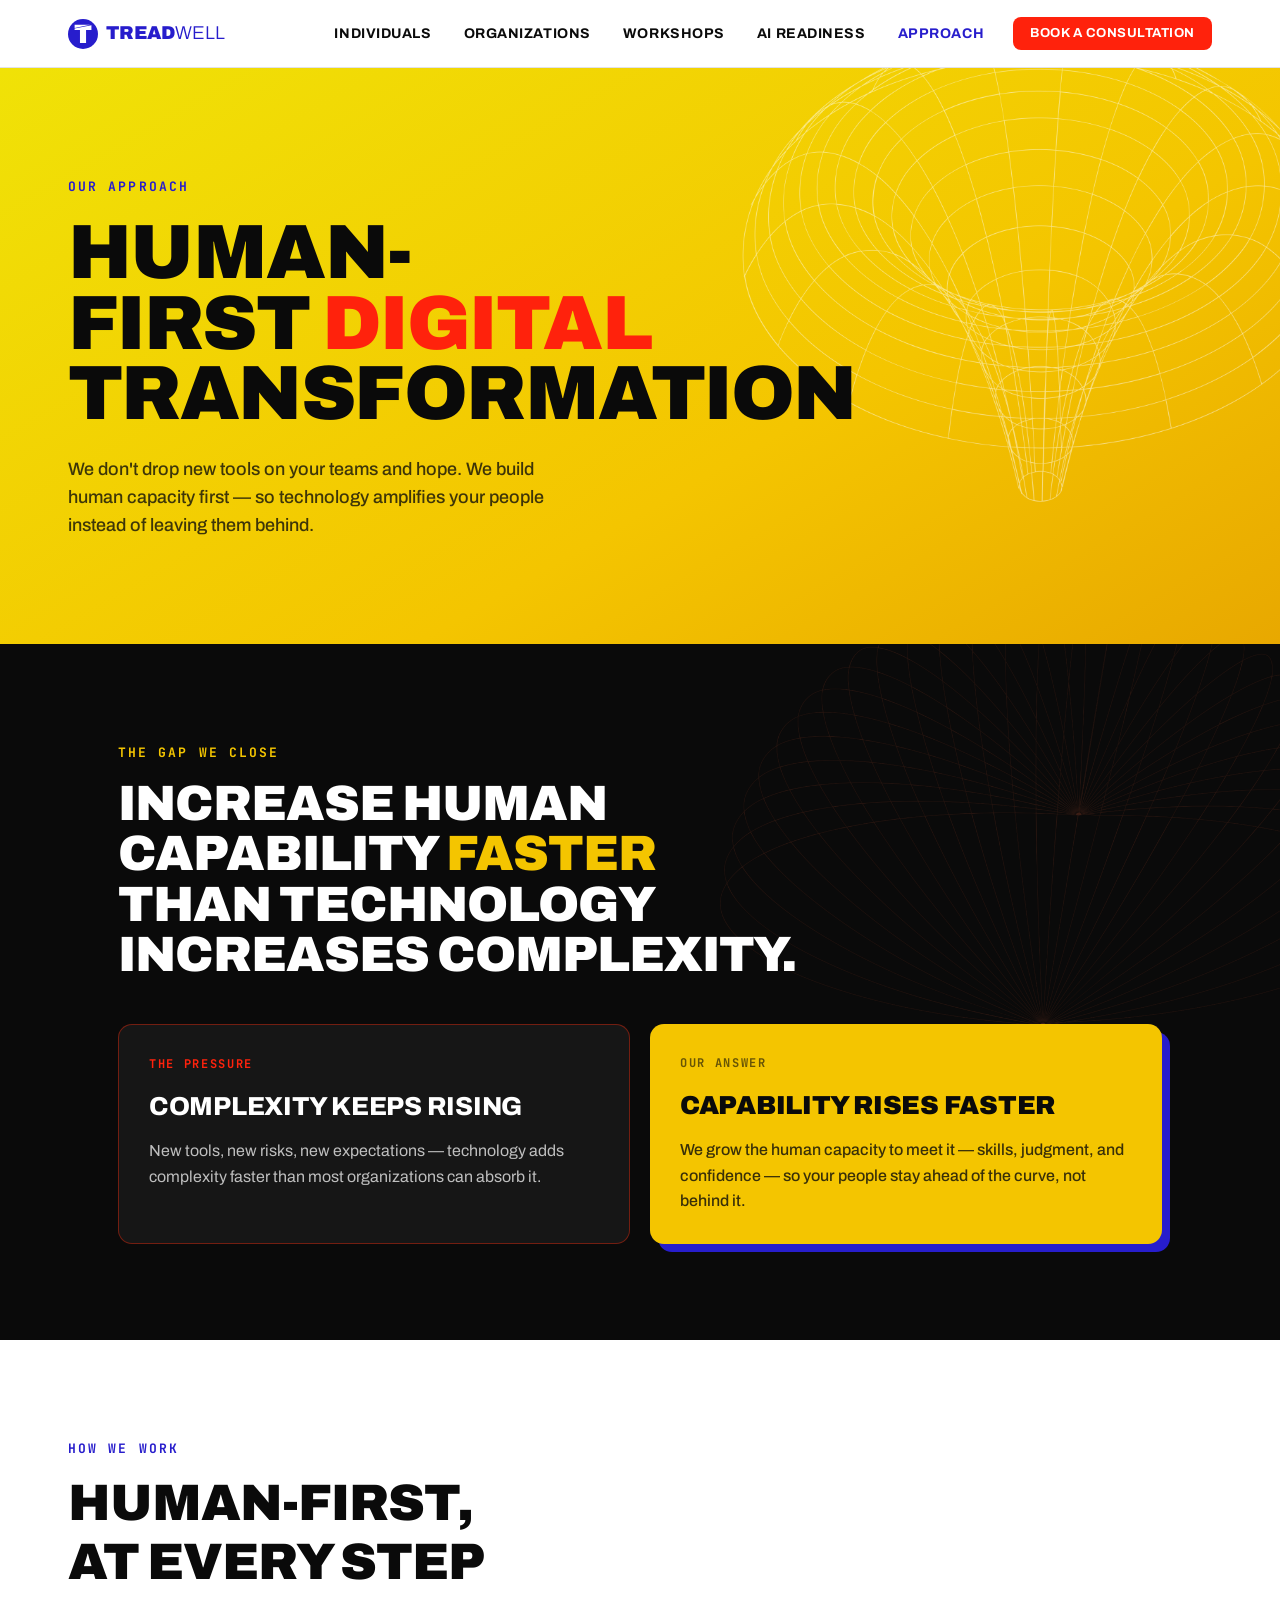
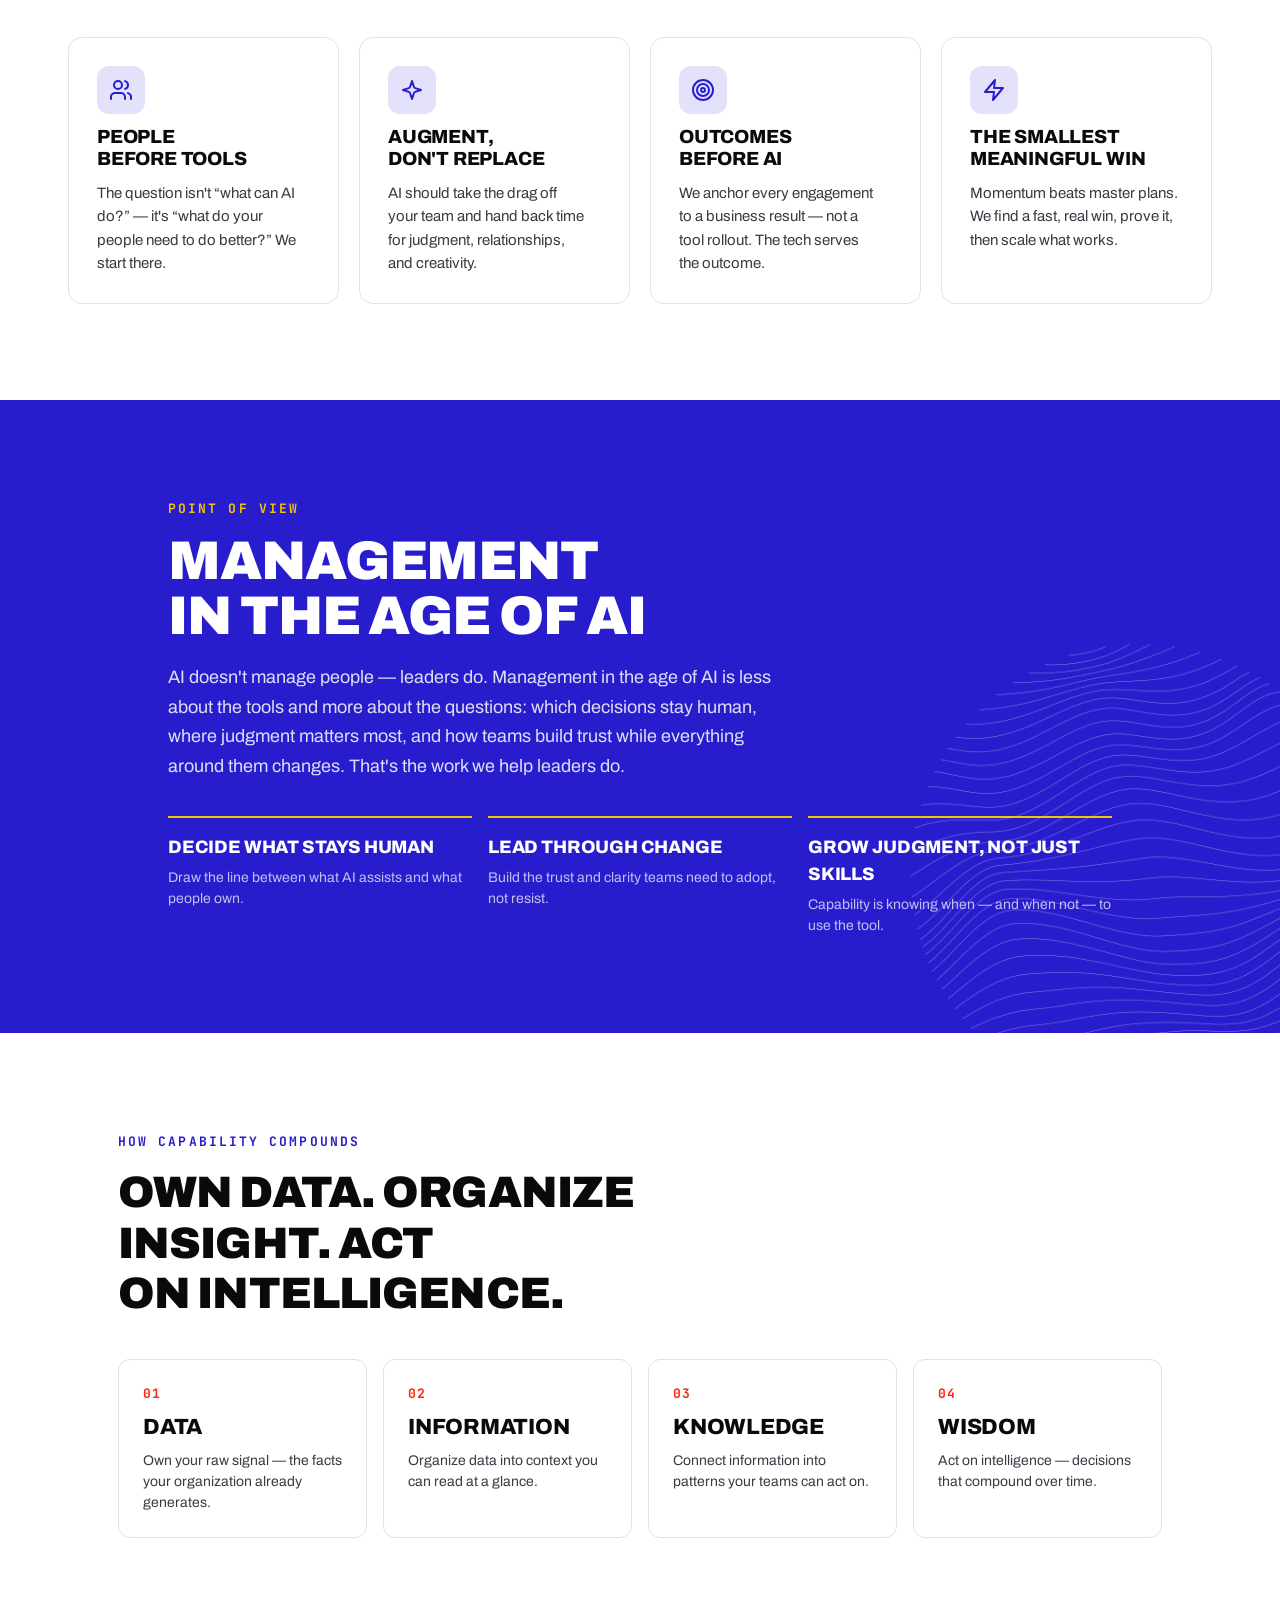
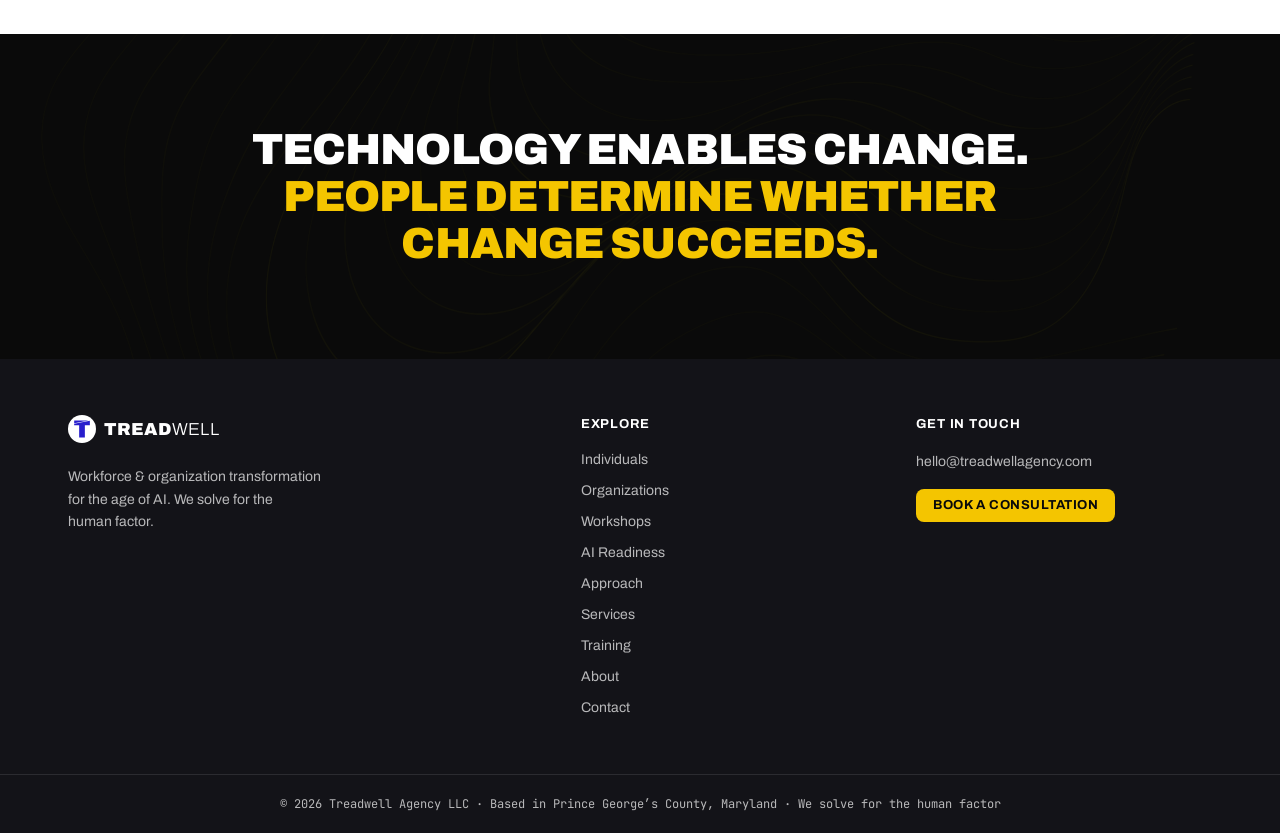
<file: approach/index.html>
<!DOCTYPE html>
<html lang="en">
<head>
<meta charset="utf-8">
<meta name="viewport" content="width=device-width, initial-scale=1">
<title>Approach — Treadwell Agency</title>
<meta name="description" content="Human-first digital transformation. We grow human capability faster than technology increases complexity — people before tools, augment don't replace, outcomes before AI.">
<link rel="canonical" href="https://treadwellagency.com/approach/">
<meta property="og:type" content="website">
<meta property="og:site_name" content="Treadwell Agency">
<meta property="og:title" content="Approach — Treadwell Agency">
<meta property="og:description" content="Human-first digital transformation. We grow human capability faster than technology increases complexity — people before tools, augment don't replace, outcomes before AI.">
<meta property="og:url" content="https://treadwellagency.com/approach/">
<meta property="og:image" content="https://treadwellagency.com/assets/canvas-preview.png">
<meta name="twitter:card" content="summary_large_image">
<meta name="theme-color" content="#271DCC">
<link rel="icon" href="/assets/favicon.svg" type="image/svg+xml">
<link rel="preconnect" href="https://fonts.googleapis.com">
<link rel="preconnect" href="https://fonts.gstatic.com" crossorigin>
<link rel="stylesheet" href="https://fonts.googleapis.com/css2?family=Archivo:ital,wght@0,100..900;1,100..900&family=JetBrains+Mono:wght@400;500;700&display=swap">
<link rel="stylesheet" href="/assets/css/site.css">
</head>
<body>
<header class="site-header">
  <div class="bar">
    <a href="/" aria-label="Treadwell Agency home" style="display:inline-flex;"><span class="tw-logo" style="gap:8.4px;"><svg width="30" height="30" viewBox="0 0 200 200" aria-hidden="true"><circle cx="100" cy="100" r="100" fill="var(--tw-blue)"/><g transform="translate(44 39)" fill="#fff"><polygon points="0 0 0 20.18 103.77 0 0 0"/><polygon points="0 23.72 0 34.38 35.77 34.38 35.77 121.55 76.41 121.55 76.41 34.38 112.18 34.38 112.18 1.91 0 23.72"/></g></svg><span class="wm" style="font-size:18.6px;color:var(--tw-blue);"><span>Tread</span><span class="thin">well</span></span></span></a>
    <nav class="nav-links" aria-label="Primary">
      <a class="nav-link" href="/individuals/">Individuals</a><a class="nav-link" href="/organizations/">Organizations</a><a class="nav-link" href="/workshops/">Workshops</a><a class="nav-link" href="/ai-readiness/">AI Readiness</a><a class="nav-link active" href="/approach/">Approach</a>
      <span class="nav-cta"><a class="tw-btn tw-btn--accent tw-btn--sm" href="mailto:hello@treadwellagency.com?subject=Consultation%20request%20%E2%80%94%20Treadwell%20Agency">Book a consultation</a></span>
    </nav>
    <button class="burger" id="burger" aria-label="Menu" aria-expanded="false" aria-controls="mobile-menu">
      <svg width="26" height="26" viewBox="0 0 24 24" fill="none" stroke="currentColor" stroke-width="2" stroke-linecap="round"><path d="M4 6h16M4 12h16M4 18h16"/></svg>
    </button>
  </div>
  <div class="mobile-menu" id="mobile-menu">
    <a class="" href="/individuals/">Individuals</a><a class="" href="/organizations/">Organizations</a><a class="" href="/workshops/">Workshops</a><a class="" href="/ai-readiness/">AI Readiness</a><a class="active" href="/approach/">Approach</a>
    <a class="tw-btn tw-btn--accent" style="margin-top:8px;" href="mailto:hello@treadwellagency.com?subject=Consultation%20request%20%E2%80%94%20Treadwell%20Agency">Book a consultation</a>
  </div>
</header>
<main>
<div>
  <div class="band" style="overflow:hidden;background:var(--tw-grad-yellow);">
    <img class="motif" src="/assets/elements/White-Donut.png" alt="" aria-hidden="true" style="right:-60px;top:-40px;width:600px;opacity:.55;">
    <div class="wrap" style="padding:106px 28px 104px;">
      <span class="tw-eyebrow" style="color:var(--tw-blue);">Our approach</span>
      <h1 class="hero-h1" style="font-size:clamp(2.6rem,6vw,5.2rem);line-height:.92;margin:20px 0 0;color:var(--tw-black);max-width:16ch;">Human-first <span style="color:var(--tw-red);">digital</span> transformation</h1>
      <p class="lead" style="color:rgba(10,10,10,.78);max-width:52ch;margin:26px 0 0;font-weight:500;">We don't drop new tools on your teams and hope. We build human capacity first &mdash; so technology amplifies your people instead of leaving them behind.</p>
    </div>
  </div>

  <section class="band" style="background:var(--tw-black);padding:96px 28px;overflow:hidden;">
    <img class="motif" src="/assets/elements/Red-Fractal.png" alt="" aria-hidden="true" style="right:-120px;top:-60px;width:680px;opacity:.5;">
    <div class="wrap" style="max-width:1100px;">
      <span class="tw-eyebrow" style="color:var(--tw-yellow);">The gap we close</span>
      <h2 class="h2-display" style="font-size:clamp(1.9rem,4vw,3.1rem);line-height:1.02;color:#fff;margin:14px 0 44px;max-width:24ch;">Increase human capability <span style="color:var(--tw-yellow);">faster</span> than technology increases complexity.</h2>
      <div style="display:grid;grid-template-columns:repeat(auto-fit,minmax(280px,1fr));gap:20px;align-items:stretch;">
        <div style="background:rgba(255,255,255,.05);border:1.5px solid rgba(255,44,12,.4);border-radius:14px;padding:30px;">
          <div style="font-family:var(--font-mono);font-weight:700;font-size:12px;letter-spacing:.14em;text-transform:uppercase;color:var(--tw-red);margin-bottom:14px;">The pressure</div>
          <div style="font-family:var(--font-display);font-weight:800;font-size:26px;text-transform:uppercase;letter-spacing:-.01em;color:#fff;margin-bottom:12px;">Complexity keeps rising</div>
          <p style="margin:0;color:rgba(255,255,255,.72);line-height:1.6;">New tools, new risks, new expectations &mdash; technology adds complexity faster than most organizations can absorb it.</p>
        </div>
        <div style="background:var(--tw-yellow);border-radius:14px;padding:30px;box-shadow:8px 8px 0 var(--tw-blue);">
          <div style="font-family:var(--font-mono);font-weight:700;font-size:12px;letter-spacing:.14em;text-transform:uppercase;color:rgba(10,10,10,.6);margin-bottom:14px;">Our answer</div>
          <div style="font-family:var(--font-display);font-weight:900;font-size:26px;text-transform:uppercase;letter-spacing:-.01em;color:var(--tw-black);margin-bottom:12px;">Capability rises faster</div>
          <p style="margin:0;color:rgba(10,10,10,.8);line-height:1.6;font-weight:500;">We grow the human capacity to meet it &mdash; skills, judgment, and confidence &mdash; so your people stay ahead of the curve, not behind it.</p>
        </div>
      </div>
    </div>
  </section>

  <section style="background:var(--bg);padding:96px 28px;">
    <div class="wrap">
      <span class="tw-eyebrow" style="color:var(--tw-blue);">How we work</span>
      <h2 class="h2-display" style="font-size:clamp(2rem,4vw,3.25rem);margin:14px 0 46px;max-width:20ch;">Human-first, at every step</h2>
      <div style="display:grid;grid-template-columns:repeat(auto-fit,minmax(240px,1fr));gap:20px;">
        <div style="border:1.5px solid var(--border);border-radius:14px;padding:28px;display:flex;flex-direction:column;gap:12px;">
        <span class="icon-chip-wash-sm"><svg width="24" height="24" viewBox="0 0 24 24" fill="none" stroke="currentColor" stroke-width="2" stroke-linecap="round" stroke-linejoin="round" aria-hidden="true"><path d="M16 21v-2a4 4 0 0 0-4-4H6a4 4 0 0 0-4 4v2"/><circle cx="9" cy="7" r="4"/><path d="M22 21v-2a4 4 0 0 0-3-3.87"/><path d="M16 3.13a4 4 0 0 1 0 7.75"/></svg></span>
        <h3 style="font-family:var(--font-display);font-weight:800;font-size:19px;margin:0;text-transform:uppercase;letter-spacing:-.01em;">People before tools</h3>
        <p style="margin:0;color:var(--text-body);line-height:1.55;font-size:15px;">The question isn't “what can AI do?” &mdash; it's “what do your people need to do better?” We start there.</p>
      </div><div style="border:1.5px solid var(--border);border-radius:14px;padding:28px;display:flex;flex-direction:column;gap:12px;">
        <span class="icon-chip-wash-sm"><svg width="24" height="24" viewBox="0 0 24 24" fill="none" stroke="currentColor" stroke-width="2" stroke-linecap="round" stroke-linejoin="round" aria-hidden="true"><path d="M12 3l1.9 5.8a2 2 0 0 0 1.3 1.3L21 12l-5.8 1.9a2 2 0 0 0-1.3 1.3L12 21l-1.9-5.8a2 2 0 0 0-1.3-1.3L3 12l5.8-1.9a2 2 0 0 0 1.3-1.3z"/></svg></span>
        <h3 style="font-family:var(--font-display);font-weight:800;font-size:19px;margin:0;text-transform:uppercase;letter-spacing:-.01em;">Augment, don't replace</h3>
        <p style="margin:0;color:var(--text-body);line-height:1.55;font-size:15px;">AI should take the drag off your team and hand back time for judgment, relationships, and creativity.</p>
      </div><div style="border:1.5px solid var(--border);border-radius:14px;padding:28px;display:flex;flex-direction:column;gap:12px;">
        <span class="icon-chip-wash-sm"><svg width="24" height="24" viewBox="0 0 24 24" fill="none" stroke="currentColor" stroke-width="2" stroke-linecap="round" stroke-linejoin="round" aria-hidden="true"><circle cx="12" cy="12" r="10"/><circle cx="12" cy="12" r="6"/><circle cx="12" cy="12" r="2"/></svg></span>
        <h3 style="font-family:var(--font-display);font-weight:800;font-size:19px;margin:0;text-transform:uppercase;letter-spacing:-.01em;">Outcomes before AI</h3>
        <p style="margin:0;color:var(--text-body);line-height:1.55;font-size:15px;">We anchor every engagement to a business result &mdash; not a tool rollout. The tech serves the outcome.</p>
      </div><div style="border:1.5px solid var(--border);border-radius:14px;padding:28px;display:flex;flex-direction:column;gap:12px;">
        <span class="icon-chip-wash-sm"><svg width="24" height="24" viewBox="0 0 24 24" fill="none" stroke="currentColor" stroke-width="2" stroke-linecap="round" stroke-linejoin="round" aria-hidden="true"><polygon points="13 2 3 14 12 14 11 22 21 10 12 10 13 2"/></svg></span>
        <h3 style="font-family:var(--font-display);font-weight:800;font-size:19px;margin:0;text-transform:uppercase;letter-spacing:-.01em;">The smallest meaningful win</h3>
        <p style="margin:0;color:var(--text-body);line-height:1.55;font-size:15px;">Momentum beats master plans. We find a fast, real win, prove it, then scale what works.</p>
      </div>
      </div>
    </div>
  </section>

  <section class="band" style="background:var(--tw-blue);padding:96px 28px;overflow:hidden;">
    <img class="motif" src="/assets/elements/White-Circle.png" alt="" aria-hidden="true" style="right:-90px;bottom:-70px;width:460px;opacity:.5;">
    <div class="wrap" style="max-width:1000px;">
      <span class="tw-eyebrow" style="color:var(--tw-yellow);">Point of view</span>
      <h2 class="h2-display" style="font-size:clamp(2rem,4.4vw,3.4rem);line-height:1;color:#fff;margin:14px 0 20px;max-width:18ch;">Management in the age of AI</h2>
      <p class="lead" style="color:rgba(255,255,255,.85);line-height:1.65;margin:0 0 34px;max-width:62ch;">AI doesn't manage people &mdash; leaders do. Management in the age of AI is less about the tools and more about the questions: which decisions stay human, where judgment matters most, and how teams build trust while everything around them changes. That's the work we help leaders do.</p>
      <div style="display:grid;grid-template-columns:repeat(auto-fit,minmax(220px,1fr));gap:16px;">
        <div style="border-top:2px solid var(--tw-yellow);padding-top:16px;">
        <div style="font-family:var(--font-display);font-weight:800;text-transform:uppercase;font-size:18px;color:#fff;letter-spacing:-.01em;margin-bottom:6px;">Decide what stays human</div>
        <p style="margin:0;color:rgba(255,255,255,.72);font-size:14px;line-height:1.55;">Draw the line between what AI assists and what people own.</p>
      </div><div style="border-top:2px solid var(--tw-yellow);padding-top:16px;">
        <div style="font-family:var(--font-display);font-weight:800;text-transform:uppercase;font-size:18px;color:#fff;letter-spacing:-.01em;margin-bottom:6px;">Lead through change</div>
        <p style="margin:0;color:rgba(255,255,255,.72);font-size:14px;line-height:1.55;">Build the trust and clarity teams need to adopt, not resist.</p>
      </div><div style="border-top:2px solid var(--tw-yellow);padding-top:16px;">
        <div style="font-family:var(--font-display);font-weight:800;text-transform:uppercase;font-size:18px;color:#fff;letter-spacing:-.01em;margin-bottom:6px;">Grow judgment, not just skills</div>
        <p style="margin:0;color:rgba(255,255,255,.72);font-size:14px;line-height:1.55;">Capability is knowing when &mdash; and when not &mdash; to use the tool.</p>
      </div>
      </div>
    </div>
  </section>

  <section style="background:var(--bg);padding:96px 28px;">
    <div class="wrap" style="max-width:1100px;">
      <span class="tw-eyebrow" style="color:var(--tw-blue);">How capability compounds</span>
      <h2 class="h2-display" style="font-size:clamp(1.8rem,3.6vw,2.75rem);margin:14px 0 40px;max-width:22ch;">Own data. Organize insight. Act on intelligence.</h2>
      <div style="display:grid;grid-template-columns:repeat(auto-fit,minmax(200px,1fr));gap:16px;">
        <div style="border:1.5px solid var(--border);border-radius:12px;padding:24px;">
        <div style="font-family:var(--font-mono);font-weight:700;font-size:13px;color:var(--tw-red);letter-spacing:.1em;">01</div>
        <div style="font-family:var(--font-display);font-weight:800;font-size:22px;text-transform:uppercase;margin:8px 0 6px;letter-spacing:-.01em;">Data</div>
        <p style="margin:0;color:var(--text-body);font-size:14px;line-height:1.5;">Own your raw signal &mdash; the facts your organization already generates.</p>
      </div><div style="border:1.5px solid var(--border);border-radius:12px;padding:24px;">
        <div style="font-family:var(--font-mono);font-weight:700;font-size:13px;color:var(--tw-red);letter-spacing:.1em;">02</div>
        <div style="font-family:var(--font-display);font-weight:800;font-size:22px;text-transform:uppercase;margin:8px 0 6px;letter-spacing:-.01em;">Information</div>
        <p style="margin:0;color:var(--text-body);font-size:14px;line-height:1.5;">Organize data into context you can read at a glance.</p>
      </div><div style="border:1.5px solid var(--border);border-radius:12px;padding:24px;">
        <div style="font-family:var(--font-mono);font-weight:700;font-size:13px;color:var(--tw-red);letter-spacing:.1em;">03</div>
        <div style="font-family:var(--font-display);font-weight:800;font-size:22px;text-transform:uppercase;margin:8px 0 6px;letter-spacing:-.01em;">Knowledge</div>
        <p style="margin:0;color:var(--text-body);font-size:14px;line-height:1.5;">Connect information into patterns your teams can act on.</p>
      </div><div style="border:1.5px solid var(--border);border-radius:12px;padding:24px;">
        <div style="font-family:var(--font-mono);font-weight:700;font-size:13px;color:var(--tw-red);letter-spacing:.1em;">04</div>
        <div style="font-family:var(--font-display);font-weight:800;font-size:22px;text-transform:uppercase;margin:8px 0 6px;letter-spacing:-.01em;">Wisdom</div>
        <p style="margin:0;color:var(--text-body);font-size:14px;line-height:1.5;">Act on intelligence &mdash; decisions that compound over time.</p>
      </div>
      </div>
    </div>
  </section>

  <section class="band" style="background:var(--tw-black);padding:92px 28px;overflow:hidden;">
  <img class="motif" src="/assets/elements/Yellow-Waves.png" alt="" aria-hidden="true" style="left:50%;top:50%;transform:translate(-50%,-50%);width:1200px;opacity:.14;">
  <div class="wrap" style="max-width:900px;text-align:center;">
    <p style="font-family:var(--font-display);font-weight:900;text-transform:uppercase;font-size:clamp(1.7rem,3.4vw,2.8rem);letter-spacing:-.02em;line-height:1.08;color:#fff;margin:0;">Technology enables change.<br><span style="color:var(--tw-yellow);">People determine whether change succeeds.</span></p>
  </div>
</section>
</div>
</main>
<footer class="site-footer">
  <div class="cols">
    <div>
      <span class="tw-logo" style="gap:7.84px;"><svg width="28" height="28" viewBox="0 0 200 200" aria-hidden="true"><circle cx="100" cy="100" r="100" fill="#fff"/><g transform="translate(44 39)" fill="var(--tw-blue)"><polygon points="0 0 0 20.18 103.77 0 0 0"/><polygon points="0 23.72 0 34.38 35.77 34.38 35.77 121.55 76.41 121.55 76.41 34.38 112.18 34.38 112.18 1.91 0 23.72"/></g></svg><span class="wm" style="font-size:17.36px;color:#fff;"><span>Tread</span><span class="thin">well</span></span></span>
      <p class="tagline">Workforce &amp; organization transformation for the age of AI. We solve for the human factor.</p>
    </div>
    <div>
      <div class="foot-h">Explore</div>
      <div class="foot-links"><a href="/individuals/">Individuals</a><a href="/organizations/">Organizations</a><a href="/workshops/">Workshops</a><a href="/ai-readiness/">AI Readiness</a><a href="/approach/">Approach</a><a href="/services/">Services</a><a href="/training/">Training</a><a href="/about/">About</a><a href="/contact/">Contact</a></div>
    </div>
    <div>
      <div class="foot-h">Get in touch</div>
      <a class="foot-email" href="mailto:hello@treadwellagency.com">hello@treadwellagency.com</a>
      <div style="margin-top:16px;"><a class="tw-btn tw-btn--signal tw-btn--sm" href="mailto:hello@treadwellagency.com?subject=Consultation%20request%20%E2%80%94%20Treadwell%20Agency">Book a consultation</a></div>
    </div>
  </div>
  <div class="foot-bottom">&copy; 2026 Treadwell Agency LLC &middot; Based in Prince George&rsquo;s County, Maryland &middot; We solve for the human factor</div>
</footer>
<script src="/assets/js/nav.js"></script>
</body>
</html>
</file>
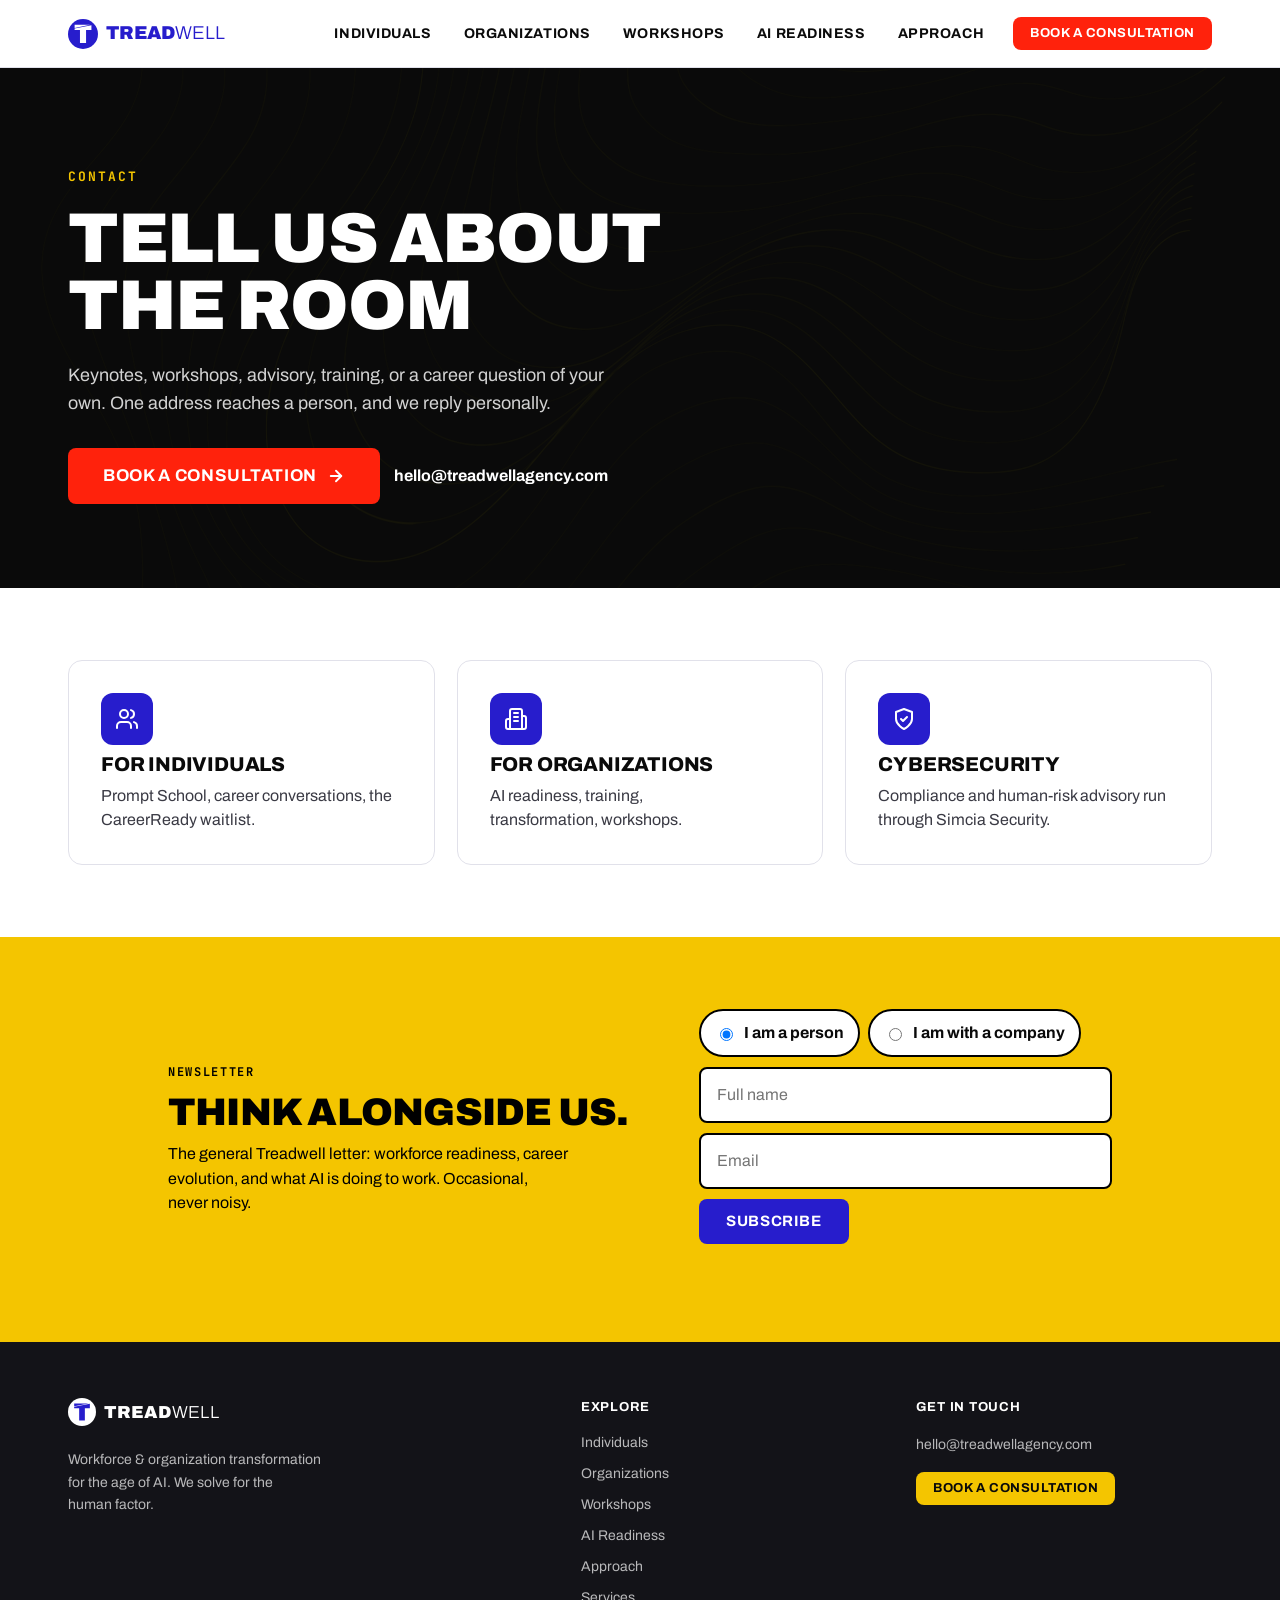
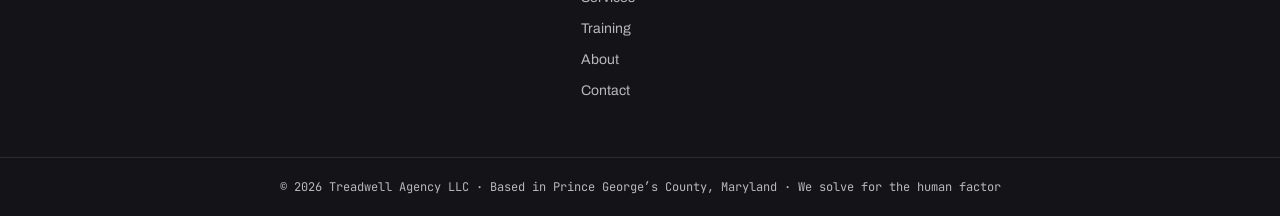
<file: contact/index.html>
<!DOCTYPE html>
<html lang="en">
<head>
<meta charset="utf-8">
<meta name="viewport" content="width=device-width, initial-scale=1">
<title>Contact — Treadwell Agency</title>
<meta name="description" content="Tell us about the room. Keynotes, workshops, advisory, training, or a career question of your own. One address reaches a person.">
<link rel="canonical" href="https://treadwellagency.com/contact/">
<meta property="og:type" content="website">
<meta property="og:site_name" content="Treadwell Agency">
<meta property="og:title" content="Contact — Treadwell Agency">
<meta property="og:description" content="Tell us about the room. Keynotes, workshops, advisory, training, or a career question of your own. One address reaches a person.">
<meta property="og:url" content="https://treadwellagency.com/contact/">
<meta property="og:image" content="https://treadwellagency.com/assets/canvas-preview.png">
<meta name="twitter:card" content="summary_large_image">
<meta name="theme-color" content="#271DCC">
<link rel="icon" href="/assets/favicon.svg" type="image/svg+xml">
<link rel="preconnect" href="https://fonts.googleapis.com">
<link rel="preconnect" href="https://fonts.gstatic.com" crossorigin>
<link rel="stylesheet" href="https://fonts.googleapis.com/css2?family=Archivo:ital,wght@0,100..900;1,100..900&family=JetBrains+Mono:wght@400;500;700&display=swap">
<link rel="stylesheet" href="/assets/css/site.css">
</head>
<body>
<header class="site-header">
  <div class="bar">
    <a href="/" aria-label="Treadwell Agency home" style="display:inline-flex;"><span class="tw-logo" style="gap:8.4px;"><svg width="30" height="30" viewBox="0 0 200 200" aria-hidden="true"><circle cx="100" cy="100" r="100" fill="var(--tw-blue)"/><g transform="translate(44 39)" fill="#fff"><polygon points="0 0 0 20.18 103.77 0 0 0"/><polygon points="0 23.72 0 34.38 35.77 34.38 35.77 121.55 76.41 121.55 76.41 34.38 112.18 34.38 112.18 1.91 0 23.72"/></g></svg><span class="wm" style="font-size:18.6px;color:var(--tw-blue);"><span>Tread</span><span class="thin">well</span></span></span></a>
    <nav class="nav-links" aria-label="Primary">
      <a class="nav-link" href="/individuals/">Individuals</a><a class="nav-link" href="/organizations/">Organizations</a><a class="nav-link" href="/workshops/">Workshops</a><a class="nav-link" href="/ai-readiness/">AI Readiness</a><a class="nav-link" href="/approach/">Approach</a>
      <span class="nav-cta"><a class="tw-btn tw-btn--accent tw-btn--sm" href="mailto:hello@treadwellagency.com?subject=Consultation%20request%20%E2%80%94%20Treadwell%20Agency">Book a consultation</a></span>
    </nav>
    <button class="burger" id="burger" aria-label="Menu" aria-expanded="false" aria-controls="mobile-menu">
      <svg width="26" height="26" viewBox="0 0 24 24" fill="none" stroke="currentColor" stroke-width="2" stroke-linecap="round"><path d="M4 6h16M4 12h16M4 18h16"/></svg>
    </button>
  </div>
  <div class="mobile-menu" id="mobile-menu">
    <a class="" href="/individuals/">Individuals</a><a class="" href="/organizations/">Organizations</a><a class="" href="/workshops/">Workshops</a><a class="" href="/ai-readiness/">AI Readiness</a><a class="" href="/approach/">Approach</a>
    <a class="tw-btn tw-btn--accent" style="margin-top:8px;" href="mailto:hello@treadwellagency.com?subject=Consultation%20request%20%E2%80%94%20Treadwell%20Agency">Book a consultation</a>
  </div>
</header>
<main>
<div>
  <div class="band" style="background:var(--tw-black);padding:96px 28px 84px;overflow:hidden;">
    <img class="motif" src="/assets/elements/Yellow-Waves.png" alt="" aria-hidden="true" style="left:50%;top:50%;transform:translate(-50%,-50%);width:1200px;opacity:.14;">
    <div class="wrap">
      <span class="tw-eyebrow" style="color:var(--tw-yellow);">Contact</span>
      <h1 class="hero-h1" style="font-size:clamp(2.4rem,5.5vw,4.5rem);line-height:.95;color:#fff;max-width:16ch;">Tell us about the room</h1>
      <p class="lead" style="color:rgba(255,255,255,.82);max-width:54ch;margin-top:22px;">Keynotes, workshops, advisory, training, or a career question of your own. One address reaches a person, and we reply personally.</p>
      <div class="btn-row" style="margin-top:30px;">
        <a class="tw-btn tw-btn--accent tw-btn--lg" href="mailto:hello@treadwellagency.com?subject=Consultation%20request%20%E2%80%94%20Treadwell%20Agency">Book a consultation <svg width="18" height="18" viewBox="0 0 24 24" fill="none" stroke="currentColor" stroke-width="2.5" stroke-linecap="round" stroke-linejoin="round" aria-hidden="true"><path d="M5 12h14"/><path d="m12 5 7 7-7 7"/></svg></a>
        <a href="mailto:hello@treadwellagency.com" style="color:#fff;font-weight:700;align-self:center;word-break:break-all;">hello@treadwellagency.com</a>
      </div>
    </div>
  </div>
  <section style="background:var(--bg);padding:72px 28px;">
    <div class="wrap" style="display:grid;grid-template-columns:repeat(auto-fit,minmax(260px,1fr));gap:22px;">
      <a class="tw-card tw-card--interactive" href="/individuals/" style="text-decoration:none;color:inherit;display:flex;flex-direction:column;gap:8px;"><span class="icon-chip-blue"><svg width="24" height="24" viewBox="0 0 24 24" fill="none" stroke="currentColor" stroke-width="2" stroke-linecap="round" stroke-linejoin="round" aria-hidden="true"><path d="M16 21v-2a4 4 0 0 0-4-4H6a4 4 0 0 0-4 4v2"/><circle cx="9" cy="7" r="4"/><path d="M22 21v-2a4 4 0 0 0-3-3.87"/><path d="M16 3.13a4 4 0 0 1 0 7.75"/></svg></span><h3 style="font-family:var(--font-display);font-weight:800;font-size:20px;margin:0;text-transform:uppercase;">For individuals</h3><p style="margin:0;color:var(--text-body);">Prompt School, career conversations, the CareerReady waitlist.</p></a>
      <a class="tw-card tw-card--interactive" href="/organizations/" style="text-decoration:none;color:inherit;display:flex;flex-direction:column;gap:8px;"><span class="icon-chip-blue"><svg width="24" height="24" viewBox="0 0 24 24" fill="none" stroke="currentColor" stroke-width="2" stroke-linecap="round" stroke-linejoin="round" aria-hidden="true"><path d="M6 22V4a2 2 0 0 1 2-2h8a2 2 0 0 1 2 2v18Z"/><path d="M6 12H4a2 2 0 0 0-2 2v6a2 2 0 0 0 2 2h2"/><path d="M18 9h2a2 2 0 0 1 2 2v9a2 2 0 0 1-2 2h-2"/><path d="M10 6h4M10 10h4M10 14h4"/></svg></span><h3 style="font-family:var(--font-display);font-weight:800;font-size:20px;margin:0;text-transform:uppercase;">For organizations</h3><p style="margin:0;color:var(--text-body);">AI readiness, training, transformation, workshops.</p></a>
      <a class="tw-card tw-card--interactive" href="https://simciasecurity.com" style="text-decoration:none;color:inherit;display:flex;flex-direction:column;gap:8px;"><span class="icon-chip-blue"><svg width="24" height="24" viewBox="0 0 24 24" fill="none" stroke="currentColor" stroke-width="2" stroke-linecap="round" stroke-linejoin="round" aria-hidden="true"><path d="M12 22s8-4 8-10V5l-8-3-8 3v7c0 6 8 10 8 10Z"/><path d="m9 12 2 2 4-4"/></svg></span><h3 style="font-family:var(--font-display);font-weight:800;font-size:20px;margin:0;text-transform:uppercase;">Cybersecurity</h3><p style="margin:0;color:var(--text-body);">Compliance and human-risk advisory run through Simcia Security.</p></a>
    </div>
  </section>
  <section class="band" style="background:var(--tw-yellow);padding:72px 28px;">
  <div class="wrap" style="max-width:1000px;display:grid;grid-template-columns:1.2fr 1fr;gap:36px;align-items:center;" data-nl-grid>
    <div>
      <div style="font-family:var(--font-mono);font-size:12px;font-weight:700;letter-spacing:.14em;text-transform:uppercase;color:#000;">Newsletter</div>
      <h3 style="font-family:var(--font-display);font-weight:900;text-transform:uppercase;font-size:clamp(1.6rem,3vw,2.4rem);letter-spacing:-.02em;line-height:1.02;margin:12px 0 10px;color:#000;">Think alongside us.</h3>
      <p style="margin:0;color:#000;line-height:1.55;max-width:48ch;">The general Treadwell letter: workforce readiness, career evolution, and what AI is doing to work. Occasional, never noisy.</p>
    </div>
    <form class="nl-form" data-source="treadwellagency.com/contact" data-audience="" style="display:grid;gap:10px;" novalidate>
      <div role="radiogroup" aria-label="I am" style="display:flex;gap:8px;flex-wrap:wrap;">
        <label style="display:inline-flex;align-items:center;gap:8px;padding:10px 14px;border:2px solid #000;border-radius:999px;background:#fff;font-weight:700;cursor:pointer;"><input type="radio" name="audience" value="individual" checked> I am a person</label>
        <label style="display:inline-flex;align-items:center;gap:8px;padding:10px 14px;border:2px solid #000;border-radius:999px;background:#fff;font-weight:700;cursor:pointer;"><input type="radio" name="audience" value="organization"> I am with a company</label>
      </div>
      <input name="firstName" placeholder="Full name" autocomplete="name" aria-label="Full name" style="padding:14px 16px;border:2px solid #000;border-radius:8px;font:inherit;font-size:16px;background:#fff;">
      <input name="email" type="email" placeholder="Email" autocomplete="email" aria-label="Email" required style="padding:14px 16px;border:2px solid #000;border-radius:8px;font:inherit;font-size:16px;background:#fff;">
      <input name="website" tabindex="-1" autocomplete="off" aria-hidden="true" style="position:absolute;left:-9999px;">
      <button class="tw-btn tw-btn--primary" type="submit" style="justify-self:start;">Subscribe</button>
      <p class="nl-msg" role="status" style="margin:0;font-size:14px;color:#000;min-height:1.2em;"></p>
    </form>
  </div>
</section>
</div>
</main>
<footer class="site-footer">
  <div class="cols">
    <div>
      <span class="tw-logo" style="gap:7.84px;"><svg width="28" height="28" viewBox="0 0 200 200" aria-hidden="true"><circle cx="100" cy="100" r="100" fill="#fff"/><g transform="translate(44 39)" fill="var(--tw-blue)"><polygon points="0 0 0 20.18 103.77 0 0 0"/><polygon points="0 23.72 0 34.38 35.77 34.38 35.77 121.55 76.41 121.55 76.41 34.38 112.18 34.38 112.18 1.91 0 23.72"/></g></svg><span class="wm" style="font-size:17.36px;color:#fff;"><span>Tread</span><span class="thin">well</span></span></span>
      <p class="tagline">Workforce &amp; organization transformation for the age of AI. We solve for the human factor.</p>
    </div>
    <div>
      <div class="foot-h">Explore</div>
      <div class="foot-links"><a href="/individuals/">Individuals</a><a href="/organizations/">Organizations</a><a href="/workshops/">Workshops</a><a href="/ai-readiness/">AI Readiness</a><a href="/approach/">Approach</a><a href="/services/">Services</a><a href="/training/">Training</a><a href="/about/">About</a><a href="/contact/">Contact</a></div>
    </div>
    <div>
      <div class="foot-h">Get in touch</div>
      <a class="foot-email" href="mailto:hello@treadwellagency.com">hello@treadwellagency.com</a>
      <div style="margin-top:16px;"><a class="tw-btn tw-btn--signal tw-btn--sm" href="mailto:hello@treadwellagency.com?subject=Consultation%20request%20%E2%80%94%20Treadwell%20Agency">Book a consultation</a></div>
    </div>
  </div>
  <div class="foot-bottom">&copy; 2026 Treadwell Agency LLC &middot; Based in Prince George&rsquo;s County, Maryland &middot; We solve for the human factor</div>
</footer>
<script src="/assets/js/nav.js"></script>
</body>
</html>
</file>
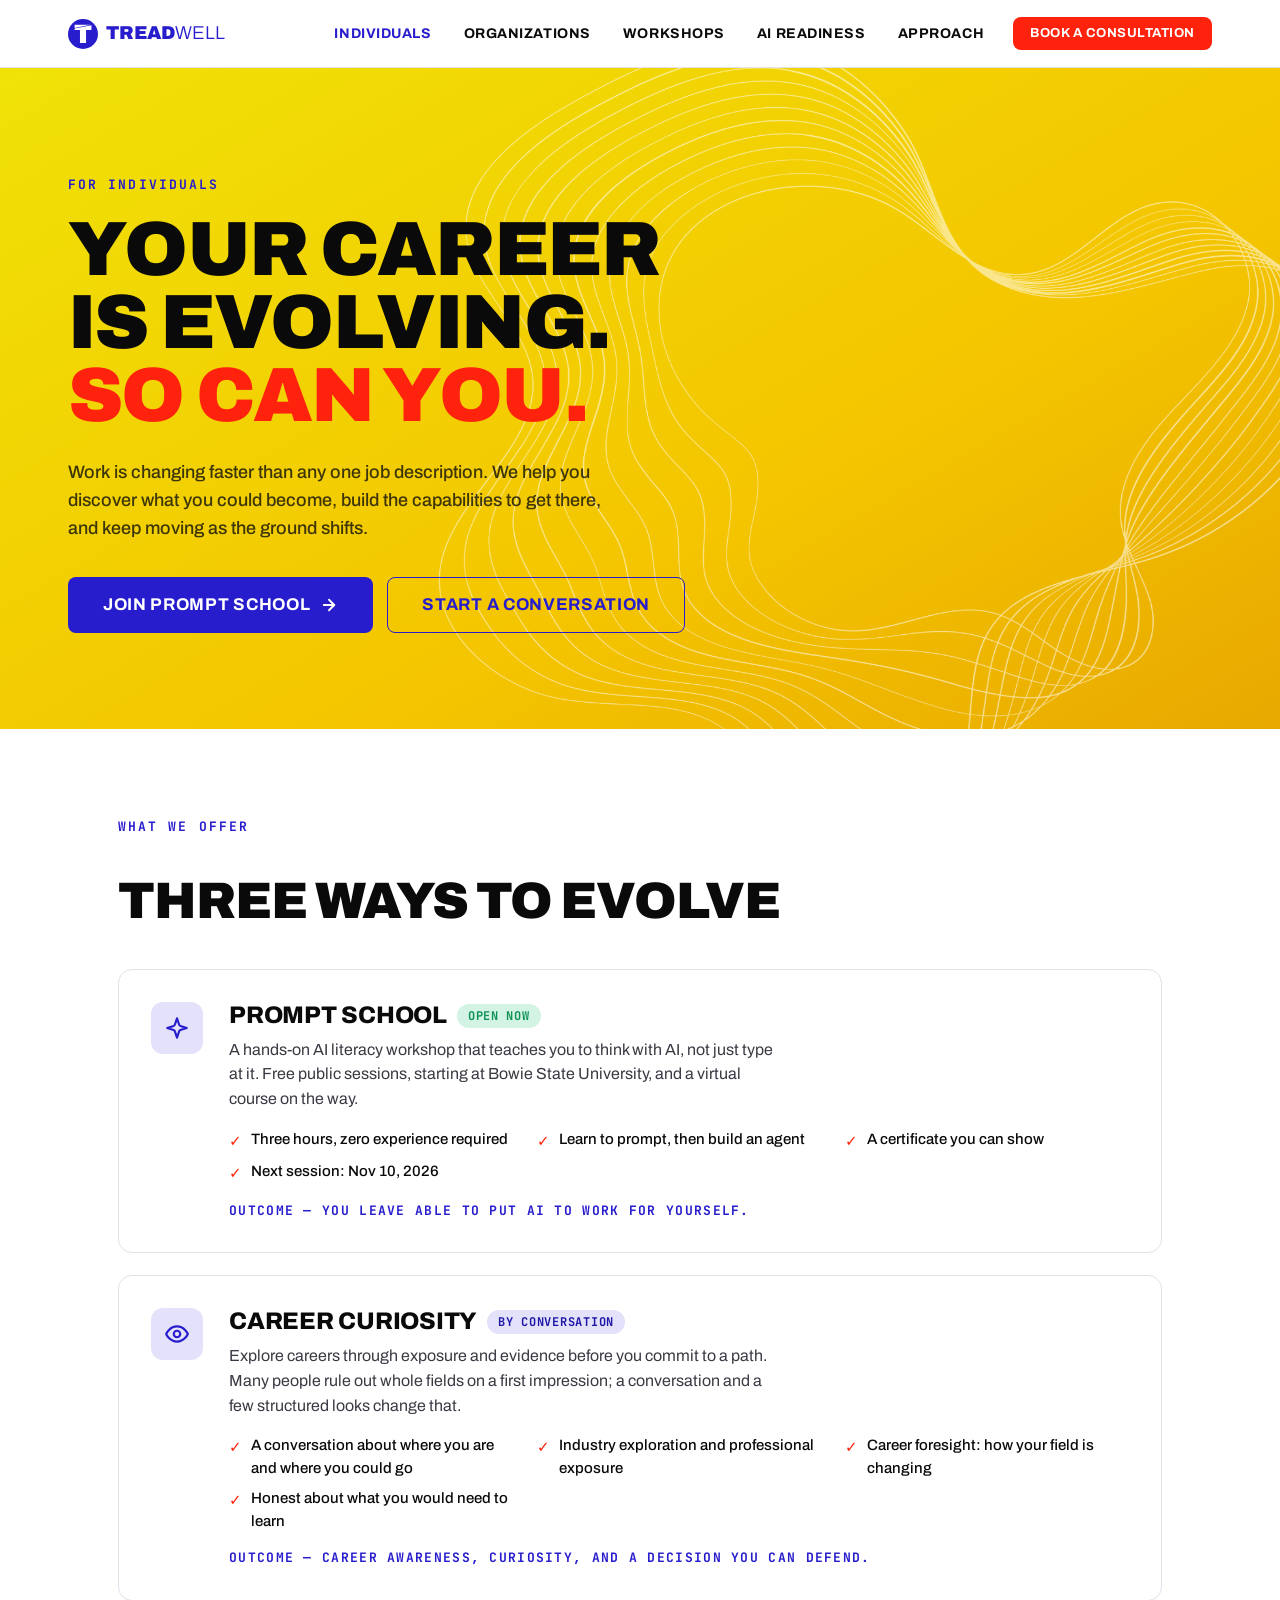
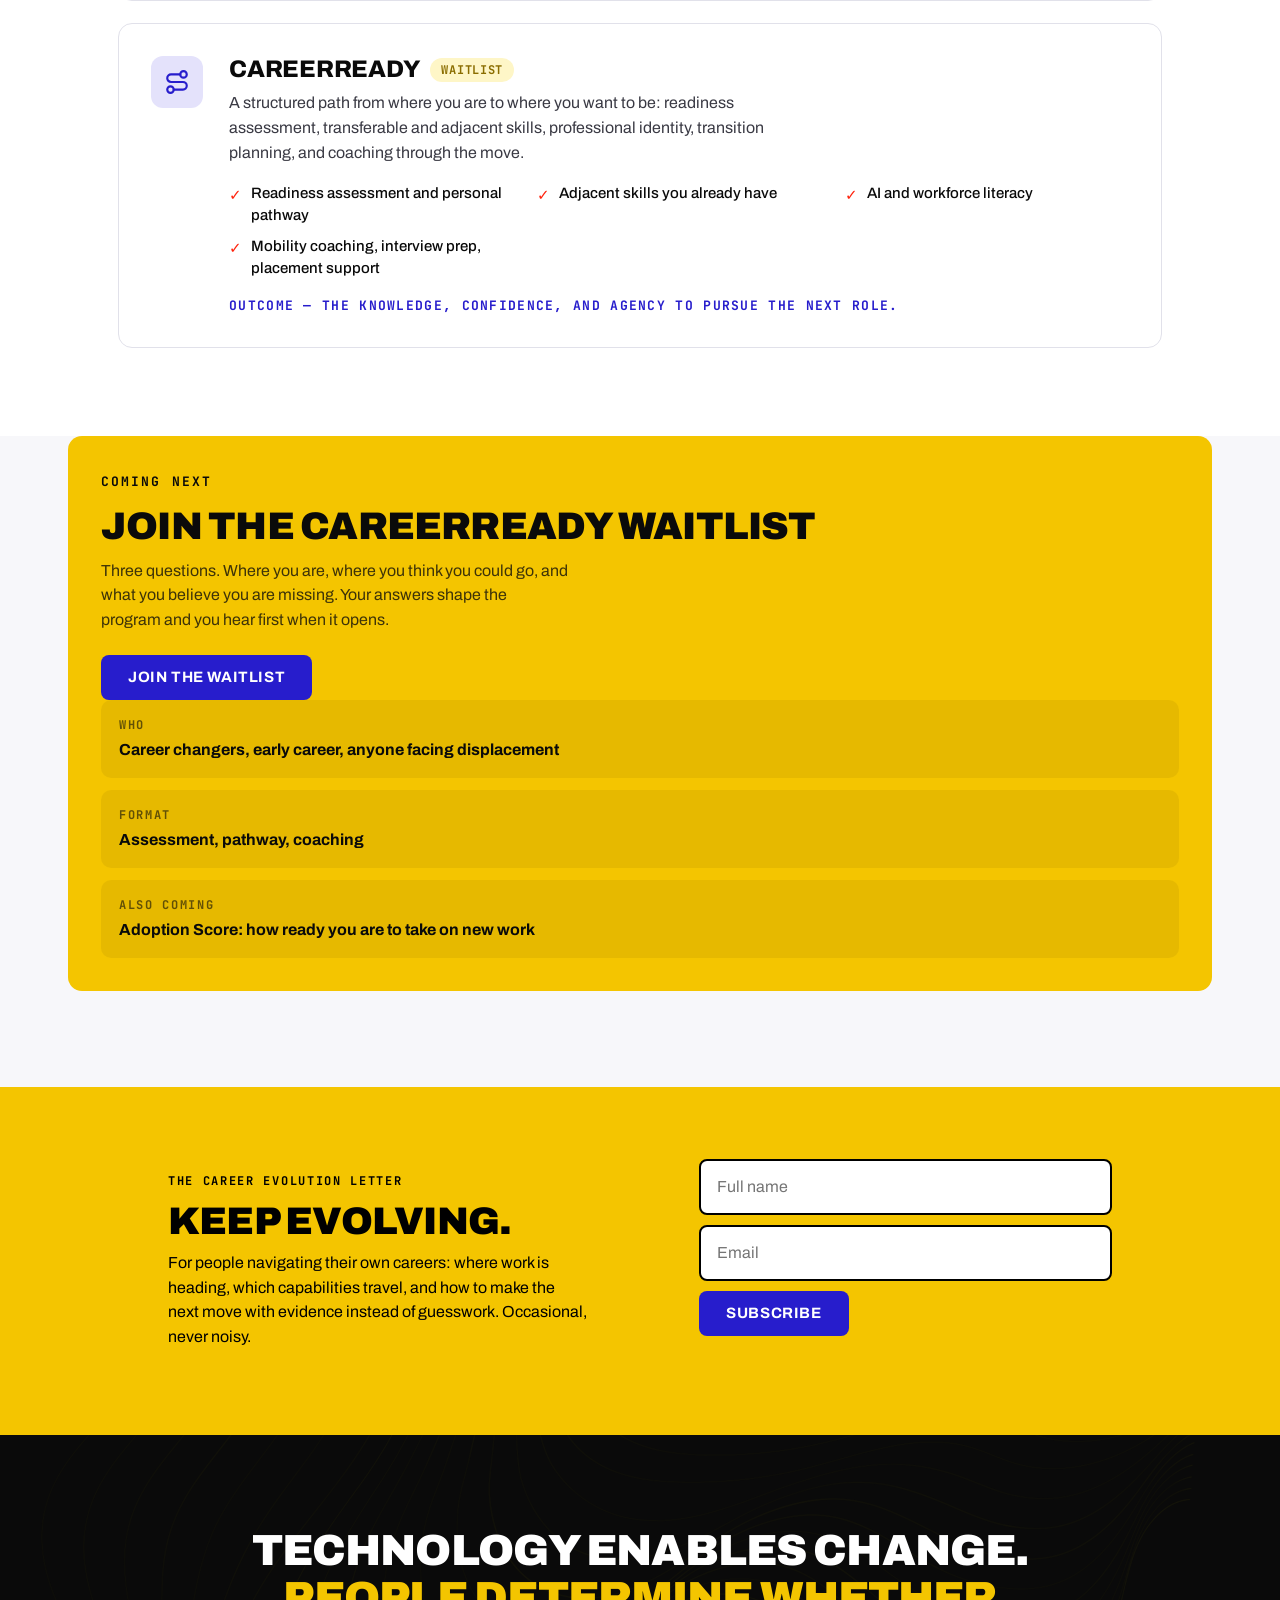
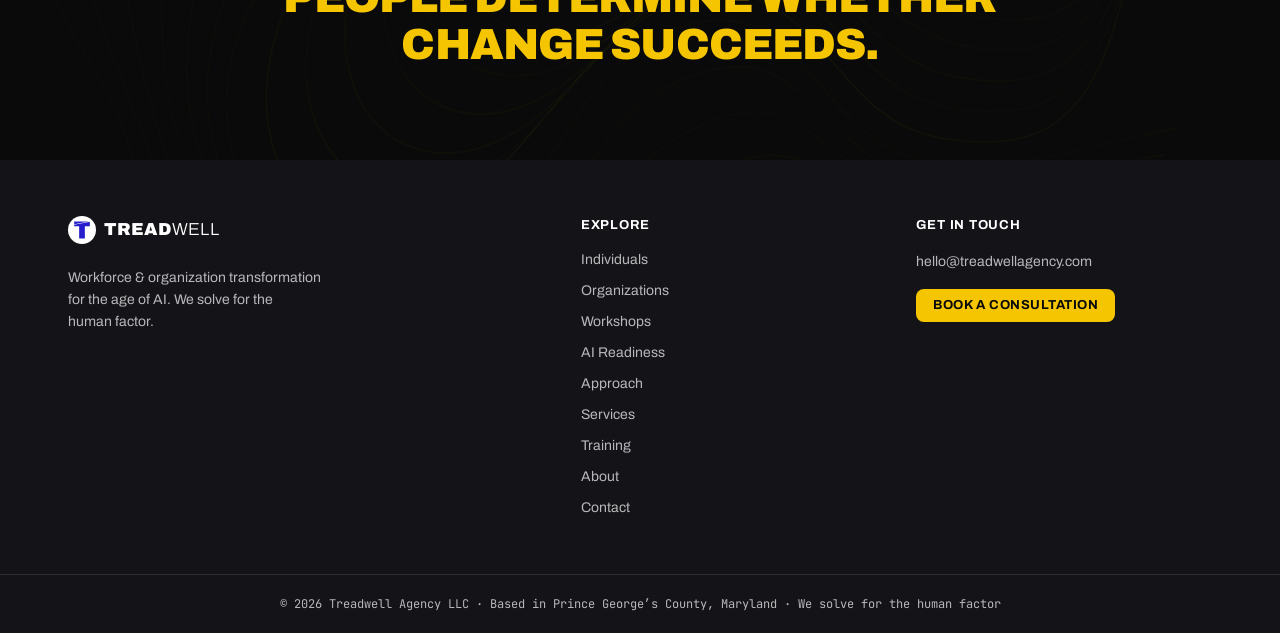
<file: individuals/index.html>
<!DOCTYPE html>
<html lang="en">
<head>
<meta charset="utf-8">
<meta name="viewport" content="width=device-width, initial-scale=1">
<title>For individuals — Treadwell Agency</title>
<meta name="description" content="Your career is evolving. So can you. Prompt School, Career Curiosity conversations, and the CareerReady waitlist: discover what you could become and build the capabilities to get there.">
<link rel="canonical" href="https://treadwellagency.com/individuals/">
<meta property="og:type" content="website">
<meta property="og:site_name" content="Treadwell Agency">
<meta property="og:title" content="For individuals — Treadwell Agency">
<meta property="og:description" content="Your career is evolving. So can you. Prompt School, Career Curiosity conversations, and the CareerReady waitlist: discover what you could become and build the capabilities to get there.">
<meta property="og:url" content="https://treadwellagency.com/individuals/">
<meta property="og:image" content="https://treadwellagency.com/assets/canvas-preview.png">
<meta name="twitter:card" content="summary_large_image">
<meta name="theme-color" content="#271DCC">
<link rel="icon" href="/assets/favicon.svg" type="image/svg+xml">
<link rel="preconnect" href="https://fonts.googleapis.com">
<link rel="preconnect" href="https://fonts.gstatic.com" crossorigin>
<link rel="stylesheet" href="https://fonts.googleapis.com/css2?family=Archivo:ital,wght@0,100..900;1,100..900&family=JetBrains+Mono:wght@400;500;700&display=swap">
<link rel="stylesheet" href="/assets/css/site.css">
</head>
<body>
<header class="site-header">
  <div class="bar">
    <a href="/" aria-label="Treadwell Agency home" style="display:inline-flex;"><span class="tw-logo" style="gap:8.4px;"><svg width="30" height="30" viewBox="0 0 200 200" aria-hidden="true"><circle cx="100" cy="100" r="100" fill="var(--tw-blue)"/><g transform="translate(44 39)" fill="#fff"><polygon points="0 0 0 20.18 103.77 0 0 0"/><polygon points="0 23.72 0 34.38 35.77 34.38 35.77 121.55 76.41 121.55 76.41 34.38 112.18 34.38 112.18 1.91 0 23.72"/></g></svg><span class="wm" style="font-size:18.6px;color:var(--tw-blue);"><span>Tread</span><span class="thin">well</span></span></span></a>
    <nav class="nav-links" aria-label="Primary">
      <a class="nav-link active" href="/individuals/">Individuals</a><a class="nav-link" href="/organizations/">Organizations</a><a class="nav-link" href="/workshops/">Workshops</a><a class="nav-link" href="/ai-readiness/">AI Readiness</a><a class="nav-link" href="/approach/">Approach</a>
      <span class="nav-cta"><a class="tw-btn tw-btn--accent tw-btn--sm" href="mailto:hello@treadwellagency.com?subject=Consultation%20request%20%E2%80%94%20Treadwell%20Agency">Book a consultation</a></span>
    </nav>
    <button class="burger" id="burger" aria-label="Menu" aria-expanded="false" aria-controls="mobile-menu">
      <svg width="26" height="26" viewBox="0 0 24 24" fill="none" stroke="currentColor" stroke-width="2" stroke-linecap="round"><path d="M4 6h16M4 12h16M4 18h16"/></svg>
    </button>
  </div>
  <div class="mobile-menu" id="mobile-menu">
    <a class="active" href="/individuals/">Individuals</a><a class="" href="/organizations/">Organizations</a><a class="" href="/workshops/">Workshops</a><a class="" href="/ai-readiness/">AI Readiness</a><a class="" href="/approach/">Approach</a>
    <a class="tw-btn tw-btn--accent" style="margin-top:8px;" href="mailto:hello@treadwellagency.com?subject=Consultation%20request%20%E2%80%94%20Treadwell%20Agency">Book a consultation</a>
  </div>
</header>
<main>
<div>
  <div class="band" style="overflow:hidden;background:var(--tw-grad-yellow);">
    <img class="motif" src="/assets/elements/White-Track.png" alt="" aria-hidden="true" style="right:-60px;top:-40px;width:904px;height:848px;opacity:.55;">
    <div class="wrap" style="padding:104px 28px 96px;">
      <span class="tw-eyebrow" style="color:var(--tw-blue);">For individuals</span>
      <h1 class="hero-h1" style="font-size:clamp(2.6rem,6vw,5rem);line-height:.95;color:var(--tw-black);max-width:16ch;">Your career is evolving. <span style="color:var(--tw-red);">So can you.</span></h1>
      <p class="lead" style="color:rgba(10,10,10,.78);max-width:54ch;margin:26px 0 34px;font-weight:500;">Work is changing faster than any one job description. We help you discover what you could become, build the capabilities to get there, and keep moving as the ground shifts.</p>
      <div class="btn-row">
        <a class="tw-btn tw-btn--primary tw-btn--lg" href="https://joinpromptschool.com/workshops/fa26bsu">Join Prompt School <svg width="18" height="18" viewBox="0 0 24 24" fill="none" stroke="currentColor" stroke-width="2.5" stroke-linecap="round" stroke-linejoin="round" aria-hidden="true"><path d="M5 12h14"/><path d="m12 5 7 7-7 7"/></svg></a>
        <a class="tw-btn tw-btn--outline tw-btn--lg" href="mailto:hello@treadwellagency.com?subject=Career%20curiosity%20conversation">Start a conversation</a>
      </div>
    </div>
  </div>
  <section style="background:var(--bg);padding:88px 28px;">
    <div class="wrap" style="max-width:1100px;display:grid;gap:22px;">
      <span class="tw-eyebrow" style="color:var(--tw-blue);">What we offer</span>
      <h2 class="h2-display" style="font-size:clamp(2rem,4vw,3.25rem);margin:14px 0 16px;max-width:22ch;">Three ways to evolve</h2>
      <article class="tw-card tw-card--plain">
  <div class="detail-grid">
    <span class="icon-chip-wash"><svg width="26" height="26" viewBox="0 0 24 24" fill="none" stroke="currentColor" stroke-width="2" stroke-linecap="round" stroke-linejoin="round" aria-hidden="true"><path d="M12 3l1.9 5.8a2 2 0 0 0 1.3 1.3L21 12l-5.8 1.9a2 2 0 0 0-1.3 1.3L12 21l-1.9-5.8a2 2 0 0 0-1.3-1.3L3 12l5.8-1.9a2 2 0 0 0 1.3-1.3z"/></svg></span>
    <div>
      <div style="display:flex;align-items:center;gap:10px;flex-wrap:wrap;margin-bottom:8px;"><h3 style="font-family:var(--font-display);font-weight:800;font-size:24px;margin:0;text-transform:uppercase;letter-spacing:-.01em;">Prompt School</h3><span class="tw-tag tw-tag--green tw-tag--soft">Open now</span></div>
      <p style="margin:0 0 16px;color:var(--text-body);line-height:1.55;max-width:62ch;">A hands-on AI literacy workshop that teaches you to think with AI, not just type at it. Free public sessions, starting at Bowie State University, and a virtual course on the way.</p>
      <div class="checklist"><span><span class="tick">✓</span>Three hours, zero experience required</span><span><span class="tick">✓</span>Learn to prompt, then build an agent</span><span><span class="tick">✓</span>A certificate you can show</span><span><span class="tick">✓</span>Next session: Nov 10, 2026</span></div>
      <div class="outcome-line">Outcome &mdash; You leave able to put AI to work for yourself.</div>
    </div>
  </div>
</article><article class="tw-card tw-card--plain">
  <div class="detail-grid">
    <span class="icon-chip-wash"><svg width="26" height="26" viewBox="0 0 24 24" fill="none" stroke="currentColor" stroke-width="2" stroke-linecap="round" stroke-linejoin="round" aria-hidden="true"><path d="M2 12s3-7 10-7 10 7 10 7-3 7-10 7-10-7-10-7Z"/><circle cx="12" cy="12" r="3"/></svg></span>
    <div>
      <div style="display:flex;align-items:center;gap:10px;flex-wrap:wrap;margin-bottom:8px;"><h3 style="font-family:var(--font-display);font-weight:800;font-size:24px;margin:0;text-transform:uppercase;letter-spacing:-.01em;">Career Curiosity</h3><span class="tw-tag tw-tag--blue tw-tag--soft">By conversation</span></div>
      <p style="margin:0 0 16px;color:var(--text-body);line-height:1.55;max-width:62ch;">Explore careers through exposure and evidence before you commit to a path. Many people rule out whole fields on a first impression; a conversation and a few structured looks change that.</p>
      <div class="checklist"><span><span class="tick">✓</span>A conversation about where you are and where you could go</span><span><span class="tick">✓</span>Industry exploration and professional exposure</span><span><span class="tick">✓</span>Career foresight: how your field is changing</span><span><span class="tick">✓</span>Honest about what you would need to learn</span></div>
      <div class="outcome-line">Outcome &mdash; Career awareness, curiosity, and a decision you can defend.</div>
    </div>
  </div>
</article><article class="tw-card tw-card--plain">
  <div class="detail-grid">
    <span class="icon-chip-wash"><svg width="26" height="26" viewBox="0 0 24 24" fill="none" stroke="currentColor" stroke-width="2" stroke-linecap="round" stroke-linejoin="round" aria-hidden="true"><circle cx="6" cy="19" r="3"/><path d="M9 19h8.5a3.5 3.5 0 0 0 0-7h-11a3.5 3.5 0 0 1 0-7H15"/><circle cx="18" cy="5" r="3"/></svg></span>
    <div>
      <div style="display:flex;align-items:center;gap:10px;flex-wrap:wrap;margin-bottom:8px;"><h3 style="font-family:var(--font-display);font-weight:800;font-size:24px;margin:0;text-transform:uppercase;letter-spacing:-.01em;">CareerReady</h3><span class="tw-tag tw-tag--yellow tw-tag--soft">Waitlist</span></div>
      <p style="margin:0 0 16px;color:var(--text-body);line-height:1.55;max-width:62ch;">A structured path from where you are to where you want to be: readiness assessment, transferable and adjacent skills, professional identity, transition planning, and coaching through the move.</p>
      <div class="checklist"><span><span class="tick">✓</span>Readiness assessment and personal pathway</span><span><span class="tick">✓</span>Adjacent skills you already have</span><span><span class="tick">✓</span>AI and workforce literacy</span><span><span class="tick">✓</span>Mobility coaching, interview prep, placement support</span></div>
      <div class="outcome-line">Outcome &mdash; The knowledge, confidence, and agency to pursue the next role.</div>
    </div>
  </div>
</article>
    </div>
  </section>
  <section style="background:var(--tw-neutral-50);padding:0 28px 96px;">
    <div class="wrap">
      <article class="tw-card tw-card--signal">
        <div class="topic-grid">
          <div>
            <span class="tw-eyebrow" style="color:var(--tw-black);">Coming next</span>
            <h3 style="font-family:var(--font-display);font-weight:900;text-transform:uppercase;font-size:clamp(1.6rem,3vw,2.4rem);letter-spacing:-.02em;line-height:1.02;margin:14px 0 12px;">Join the CareerReady waitlist</h3>
            <p style="margin:0 0 22px;color:rgba(10,10,10,.78);line-height:1.55;max-width:52ch;">Three questions. Where you are, where you think you could go, and what you believe you are missing. Your answers shape the program and you hear first when it opens.</p>
            <a class="tw-btn tw-btn--primary" href="mailto:hello@treadwellagency.com?subject=CareerReady%20waitlist%0D%0A%0D%0AWhere%20I%20am%20today%3A%0D%0A%0D%0AWhere%20I%20think%20I%20could%20go%3A%0D%0A%0D%0AWhat%20I%20believe%20I%20am%20missing%3A%0D%0A">Join the waitlist</a>
          </div>
          <div style="display:grid;gap:12px;">
            <div style="background:rgba(10,10,10,.06);border-radius:10px;padding:16px 18px;"><div style="font-family:var(--font-mono);font-size:12px;font-weight:700;letter-spacing:.14em;text-transform:uppercase;color:rgba(10,10,10,.6);">Who</div><div style="font-weight:700;margin-top:4px;">Career changers, early career, anyone facing displacement</div></div><div style="background:rgba(10,10,10,.06);border-radius:10px;padding:16px 18px;"><div style="font-family:var(--font-mono);font-size:12px;font-weight:700;letter-spacing:.14em;text-transform:uppercase;color:rgba(10,10,10,.6);">Format</div><div style="font-weight:700;margin-top:4px;">Assessment, pathway, coaching</div></div><div style="background:rgba(10,10,10,.06);border-radius:10px;padding:16px 18px;"><div style="font-family:var(--font-mono);font-size:12px;font-weight:700;letter-spacing:.14em;text-transform:uppercase;color:rgba(10,10,10,.6);">Also coming</div><div style="font-weight:700;margin-top:4px;">Adoption Score: how ready you are to take on new work</div></div>
          </div>
        </div>
      </article>
    </div>
  </section>
  <section class="band" style="background:var(--tw-yellow);padding:72px 28px;">
  <div class="wrap" style="max-width:1000px;display:grid;grid-template-columns:1.2fr 1fr;gap:36px;align-items:center;" data-nl-grid>
    <div>
      <div style="font-family:var(--font-mono);font-size:12px;font-weight:700;letter-spacing:.14em;text-transform:uppercase;color:#000;">The Career Evolution letter</div>
      <h3 style="font-family:var(--font-display);font-weight:900;text-transform:uppercase;font-size:clamp(1.6rem,3vw,2.4rem);letter-spacing:-.02em;line-height:1.02;margin:12px 0 10px;color:#000;">Keep evolving.</h3>
      <p style="margin:0;color:#000;line-height:1.55;max-width:48ch;">For people navigating their own careers: where work is heading, which capabilities travel, and how to make the next move with evidence instead of guesswork. Occasional, never noisy.</p>
    </div>
    <form class="nl-form" data-source="treadwellagency.com/individuals" data-audience="individual" style="display:grid;gap:10px;" novalidate>
      
      <input name="firstName" placeholder="Full name" autocomplete="name" aria-label="Full name" style="padding:14px 16px;border:2px solid #000;border-radius:8px;font:inherit;font-size:16px;background:#fff;">
      <input name="email" type="email" placeholder="Email" autocomplete="email" aria-label="Email" required style="padding:14px 16px;border:2px solid #000;border-radius:8px;font:inherit;font-size:16px;background:#fff;">
      <input name="website" tabindex="-1" autocomplete="off" aria-hidden="true" style="position:absolute;left:-9999px;">
      <button class="tw-btn tw-btn--primary" type="submit" style="justify-self:start;">Subscribe</button>
      <p class="nl-msg" role="status" style="margin:0;font-size:14px;color:#000;min-height:1.2em;"></p>
    </form>
  </div>
</section>
  <section class="band" style="background:var(--tw-black);padding:92px 28px;overflow:hidden;">
  <img class="motif" src="/assets/elements/Yellow-Waves.png" alt="" aria-hidden="true" style="left:50%;top:50%;transform:translate(-50%,-50%);width:1200px;opacity:.14;">
  <div class="wrap" style="max-width:900px;text-align:center;">
    <p style="font-family:var(--font-display);font-weight:900;text-transform:uppercase;font-size:clamp(1.7rem,3.4vw,2.8rem);letter-spacing:-.02em;line-height:1.08;color:#fff;margin:0;">Technology enables change.<br><span style="color:var(--tw-yellow);">People determine whether change succeeds.</span></p>
  </div>
</section>
</div>
</main>
<footer class="site-footer">
  <div class="cols">
    <div>
      <span class="tw-logo" style="gap:7.84px;"><svg width="28" height="28" viewBox="0 0 200 200" aria-hidden="true"><circle cx="100" cy="100" r="100" fill="#fff"/><g transform="translate(44 39)" fill="var(--tw-blue)"><polygon points="0 0 0 20.18 103.77 0 0 0"/><polygon points="0 23.72 0 34.38 35.77 34.38 35.77 121.55 76.41 121.55 76.41 34.38 112.18 34.38 112.18 1.91 0 23.72"/></g></svg><span class="wm" style="font-size:17.36px;color:#fff;"><span>Tread</span><span class="thin">well</span></span></span>
      <p class="tagline">Workforce &amp; organization transformation for the age of AI. We solve for the human factor.</p>
    </div>
    <div>
      <div class="foot-h">Explore</div>
      <div class="foot-links"><a href="/individuals/">Individuals</a><a href="/organizations/">Organizations</a><a href="/workshops/">Workshops</a><a href="/ai-readiness/">AI Readiness</a><a href="/approach/">Approach</a><a href="/services/">Services</a><a href="/training/">Training</a><a href="/about/">About</a><a href="/contact/">Contact</a></div>
    </div>
    <div>
      <div class="foot-h">Get in touch</div>
      <a class="foot-email" href="mailto:hello@treadwellagency.com">hello@treadwellagency.com</a>
      <div style="margin-top:16px;"><a class="tw-btn tw-btn--signal tw-btn--sm" href="mailto:hello@treadwellagency.com?subject=Consultation%20request%20%E2%80%94%20Treadwell%20Agency">Book a consultation</a></div>
    </div>
  </div>
  <div class="foot-bottom">&copy; 2026 Treadwell Agency LLC &middot; Based in Prince George&rsquo;s County, Maryland &middot; We solve for the human factor</div>
</footer>
<script src="/assets/js/nav.js"></script>
</body>
</html>
</file>
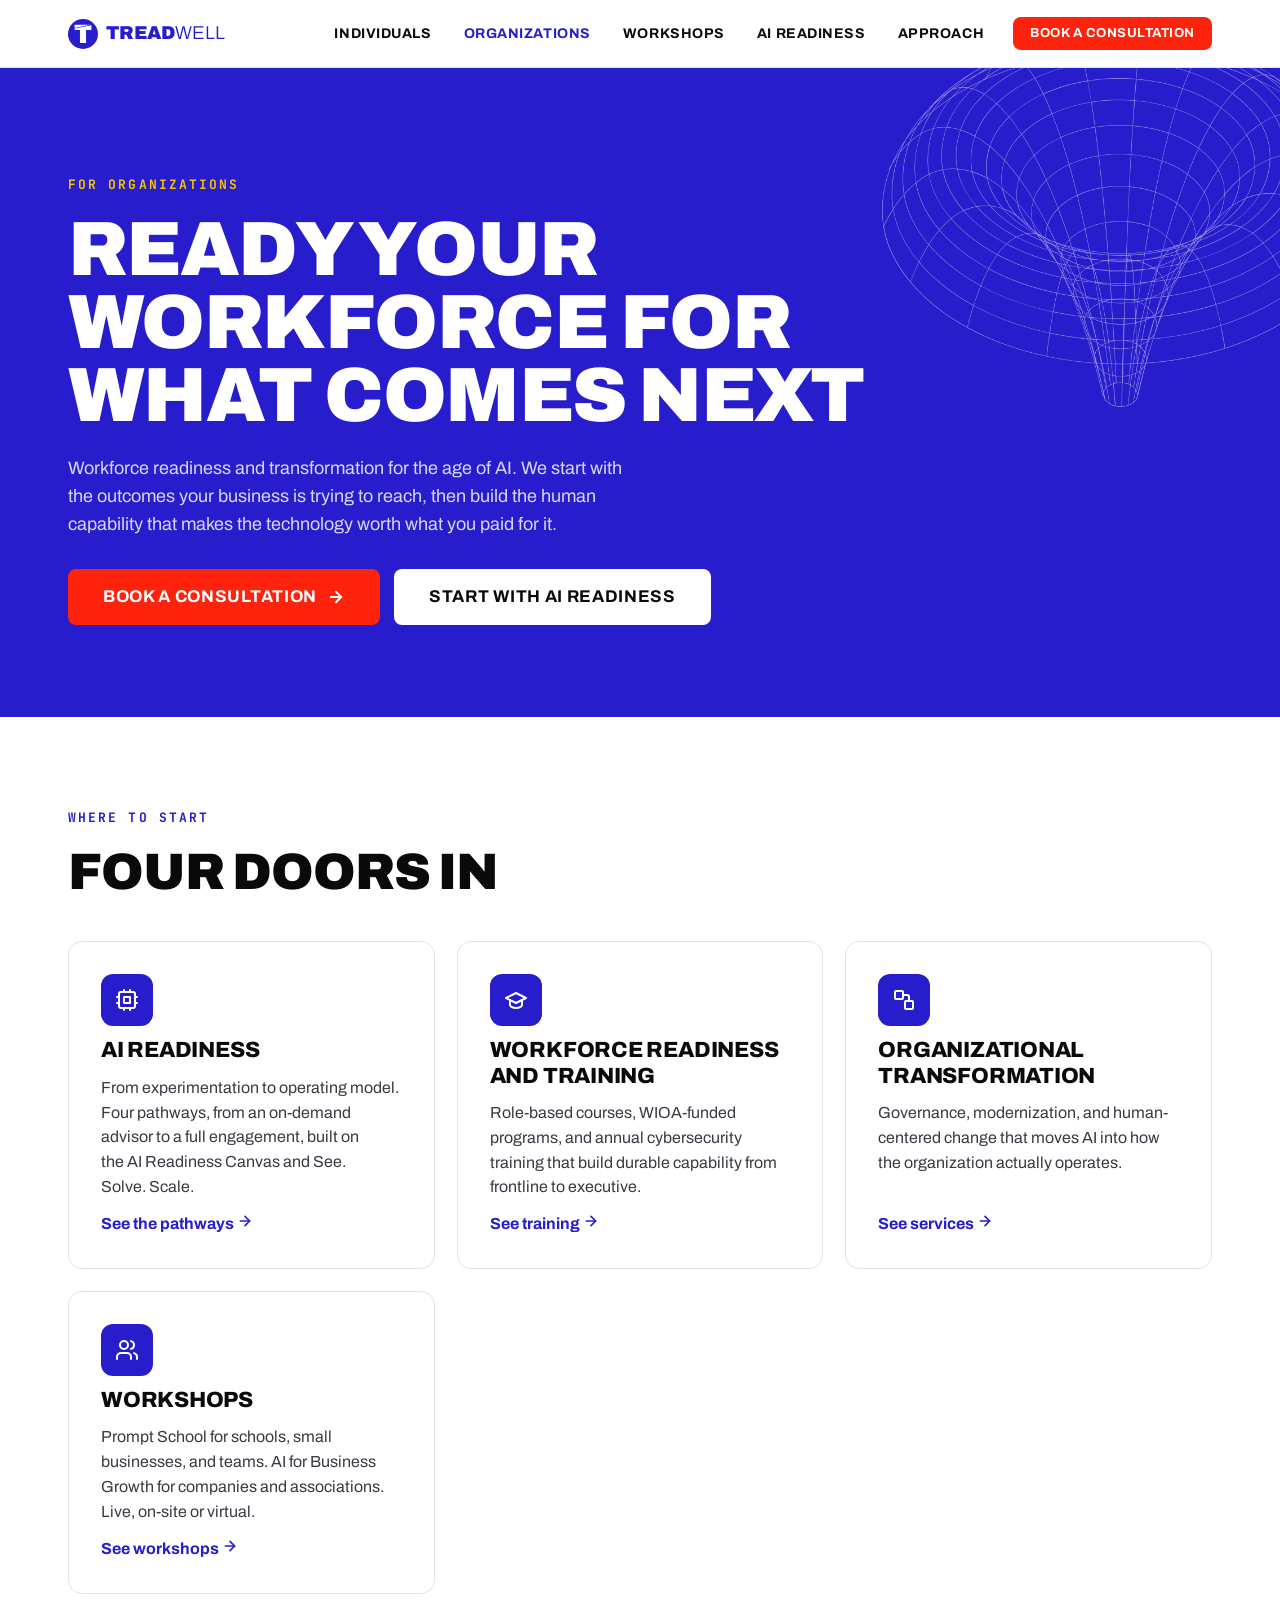
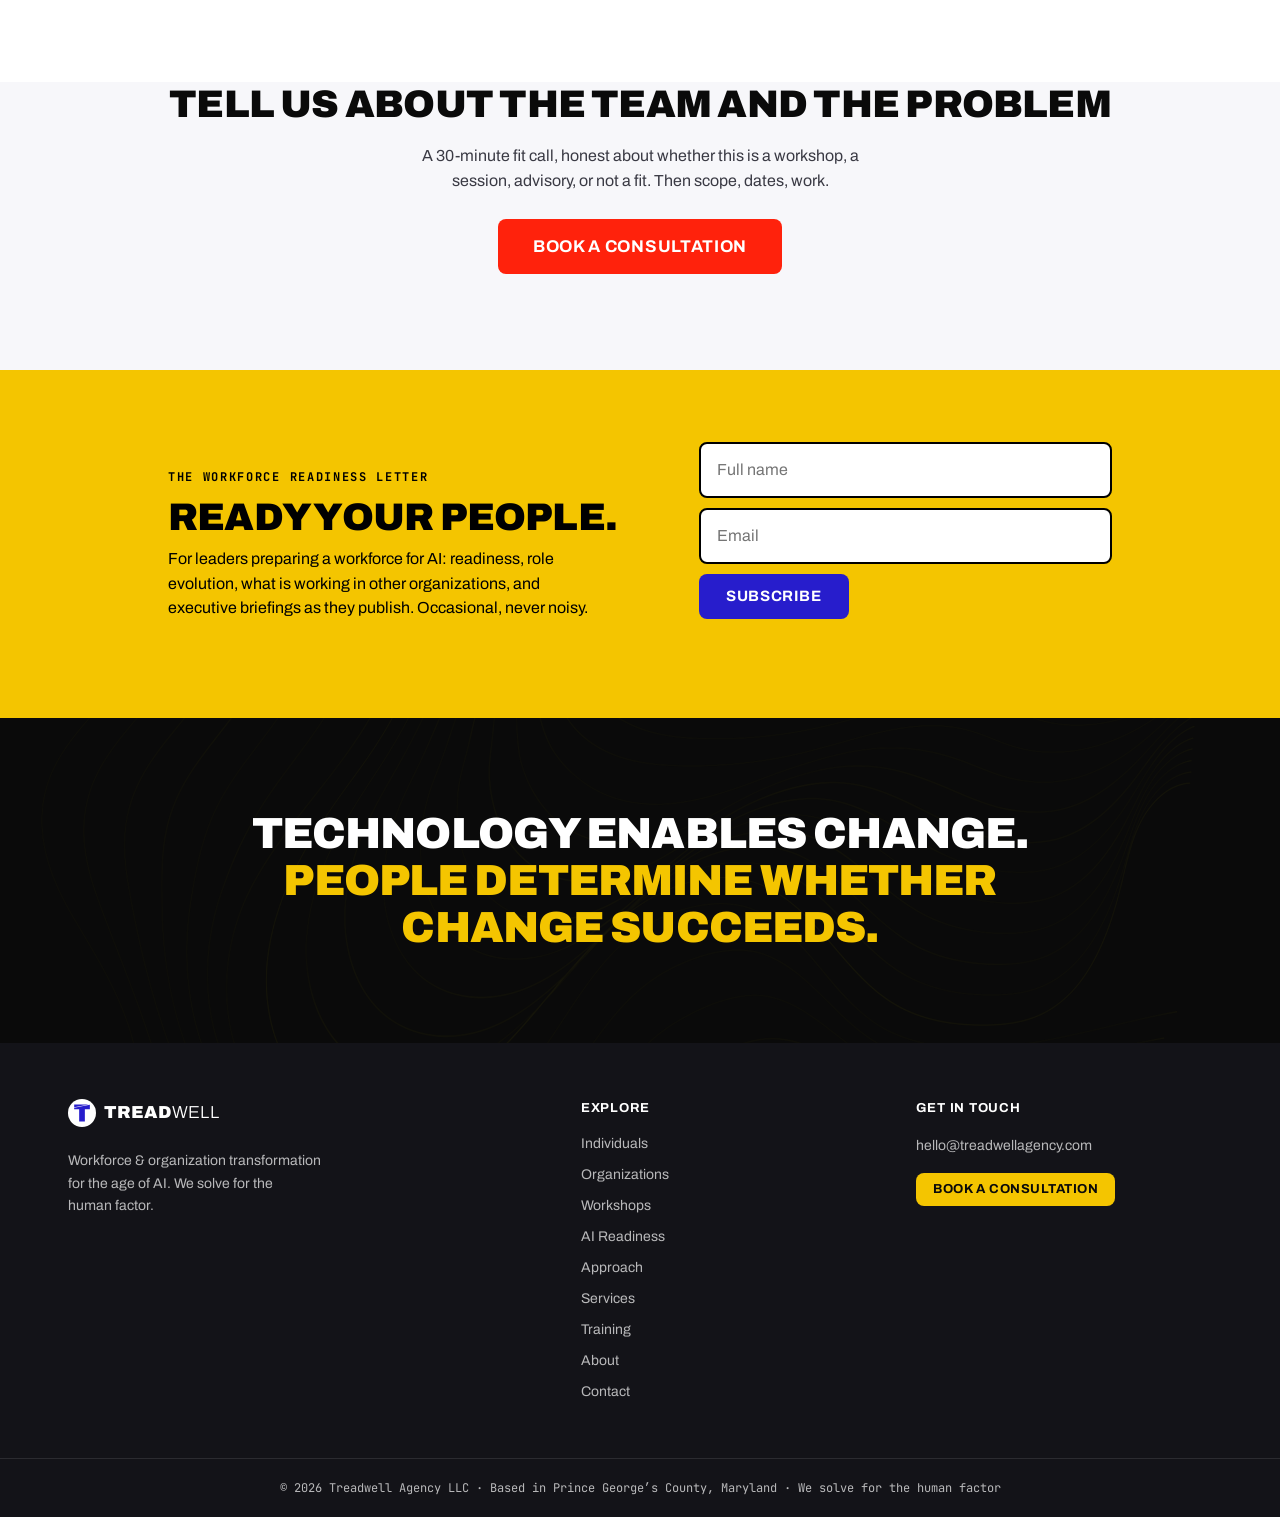
<file: organizations/index.html>
<!DOCTYPE html>
<html lang="en">
<head>
<meta charset="utf-8">
<meta name="viewport" content="width=device-width, initial-scale=1">
<title>For organizations — Treadwell Agency</title>
<meta name="description" content="Ready your workforce for what comes next. AI readiness, workforce training, organizational transformation, and live workshops, starting from your business outcomes.">
<link rel="canonical" href="https://treadwellagency.com/organizations/">
<meta property="og:type" content="website">
<meta property="og:site_name" content="Treadwell Agency">
<meta property="og:title" content="For organizations — Treadwell Agency">
<meta property="og:description" content="Ready your workforce for what comes next. AI readiness, workforce training, organizational transformation, and live workshops, starting from your business outcomes.">
<meta property="og:url" content="https://treadwellagency.com/organizations/">
<meta property="og:image" content="https://treadwellagency.com/assets/canvas-preview.png">
<meta name="twitter:card" content="summary_large_image">
<meta name="theme-color" content="#271DCC">
<link rel="icon" href="/assets/favicon.svg" type="image/svg+xml">
<link rel="preconnect" href="https://fonts.googleapis.com">
<link rel="preconnect" href="https://fonts.gstatic.com" crossorigin>
<link rel="stylesheet" href="https://fonts.googleapis.com/css2?family=Archivo:ital,wght@0,100..900;1,100..900&family=JetBrains+Mono:wght@400;500;700&display=swap">
<link rel="stylesheet" href="/assets/css/site.css">
</head>
<body>
<header class="site-header">
  <div class="bar">
    <a href="/" aria-label="Treadwell Agency home" style="display:inline-flex;"><span class="tw-logo" style="gap:8.4px;"><svg width="30" height="30" viewBox="0 0 200 200" aria-hidden="true"><circle cx="100" cy="100" r="100" fill="var(--tw-blue)"/><g transform="translate(44 39)" fill="#fff"><polygon points="0 0 0 20.18 103.77 0 0 0"/><polygon points="0 23.72 0 34.38 35.77 34.38 35.77 121.55 76.41 121.55 76.41 34.38 112.18 34.38 112.18 1.91 0 23.72"/></g></svg><span class="wm" style="font-size:18.6px;color:var(--tw-blue);"><span>Tread</span><span class="thin">well</span></span></span></a>
    <nav class="nav-links" aria-label="Primary">
      <a class="nav-link" href="/individuals/">Individuals</a><a class="nav-link active" href="/organizations/">Organizations</a><a class="nav-link" href="/workshops/">Workshops</a><a class="nav-link" href="/ai-readiness/">AI Readiness</a><a class="nav-link" href="/approach/">Approach</a>
      <span class="nav-cta"><a class="tw-btn tw-btn--accent tw-btn--sm" href="mailto:hello@treadwellagency.com?subject=Consultation%20request%20%E2%80%94%20Treadwell%20Agency">Book a consultation</a></span>
    </nav>
    <button class="burger" id="burger" aria-label="Menu" aria-expanded="false" aria-controls="mobile-menu">
      <svg width="26" height="26" viewBox="0 0 24 24" fill="none" stroke="currentColor" stroke-width="2" stroke-linecap="round"><path d="M4 6h16M4 12h16M4 18h16"/></svg>
    </button>
  </div>
  <div class="mobile-menu" id="mobile-menu">
    <a class="" href="/individuals/">Individuals</a><a class="active" href="/organizations/">Organizations</a><a class="" href="/workshops/">Workshops</a><a class="" href="/ai-readiness/">AI Readiness</a><a class="" href="/approach/">Approach</a>
    <a class="tw-btn tw-btn--accent" style="margin-top:8px;" href="mailto:hello@treadwellagency.com?subject=Consultation%20request%20%E2%80%94%20Treadwell%20Agency">Book a consultation</a>
  </div>
</header>
<main>
<div>
  <div class="band" style="background:var(--tw-blue);padding:104px 28px 92px;overflow:hidden;">
    <img class="motif" src="/assets/elements/White-Donut.png" alt="" aria-hidden="true" style="right:-80px;top:-40px;width:480px;opacity:.5;">
    <div class="wrap">
      <span class="tw-eyebrow" style="color:var(--tw-yellow);">For organizations</span>
      <h1 class="hero-h1" style="font-size:clamp(2.6rem,6vw,5rem);line-height:.95;color:#fff;max-width:16ch;">Ready your workforce for what comes next</h1>
      <p class="lead" style="color:rgba(255,255,255,.82);max-width:56ch;margin-top:22px;">Workforce readiness and transformation for the age of AI. We start with the outcomes your business is trying to reach, then build the human capability that makes the technology worth what you paid for it.</p>
      <div class="btn-row" style="margin-top:30px;">
        <a class="tw-btn tw-btn--accent tw-btn--lg" href="mailto:hello@treadwellagency.com?subject=Consultation%20request%20%E2%80%94%20Treadwell%20Agency">Book a consultation <svg width="18" height="18" viewBox="0 0 24 24" fill="none" stroke="currentColor" stroke-width="2.5" stroke-linecap="round" stroke-linejoin="round" aria-hidden="true"><path d="M5 12h14"/><path d="m12 5 7 7-7 7"/></svg></a>
        <a class="tw-btn tw-btn--inverse tw-btn--lg" href="/ai-readiness/">Start with AI Readiness</a>
      </div>
    </div>
  </div>
  <section style="background:var(--bg);padding:88px 28px;">
    <div class="wrap">
      <span class="tw-eyebrow" style="color:var(--tw-blue);">Where to start</span>
      <h2 class="h2-display" style="font-size:clamp(2rem,4vw,3.25rem);margin:14px 0 40px;max-width:22ch;">Four doors in</h2>
      <div style="display:grid;grid-template-columns:repeat(auto-fit,minmax(280px,1fr));gap:22px;">
        <a class="tw-card tw-card--interactive" href="/ai-readiness/" style="display:flex;flex-direction:column;gap:12px;text-decoration:none;color:inherit;">
      <span class="icon-chip-blue"><svg width="24" height="24" viewBox="0 0 24 24" fill="none" stroke="currentColor" stroke-width="2" stroke-linecap="round" stroke-linejoin="round" aria-hidden="true"><rect x="4" y="4" width="16" height="16" rx="2"/><rect x="9" y="9" width="6" height="6"/><path d="M9 2v2M15 2v2M9 20v2M15 20v2M2 9h2M2 15h2M20 9h2M20 15h2"/></svg></span>
      <h3 style="font-family:var(--font-display);font-weight:800;font-size:22px;margin:0;text-transform:uppercase;letter-spacing:-.01em;">AI Readiness</h3>
      <p style="margin:0;color:var(--text-body);line-height:1.55;">From experimentation to operating model. Four pathways, from an on-demand advisor to a full engagement, built on the AI Readiness Canvas and See. Solve. Scale.</p>
      <span style="font-weight:700;color:var(--tw-blue);margin-top:auto;">See the pathways <svg width="16" height="16" viewBox="0 0 24 24" fill="none" stroke="currentColor" stroke-width="2.5" stroke-linecap="round" stroke-linejoin="round" aria-hidden="true"><path d="M5 12h14"/><path d="m12 5 7 7-7 7"/></svg></span>
    </a><a class="tw-card tw-card--interactive" href="/training/" style="display:flex;flex-direction:column;gap:12px;text-decoration:none;color:inherit;">
      <span class="icon-chip-blue"><svg width="24" height="24" viewBox="0 0 24 24" fill="none" stroke="currentColor" stroke-width="2" stroke-linecap="round" stroke-linejoin="round" aria-hidden="true"><path d="M22 10 12 5 2 10l10 5 10-5Z"/><path d="M6 12v5c0 1 2 3 6 3s6-2 6-3v-5"/></svg></span>
      <h3 style="font-family:var(--font-display);font-weight:800;font-size:22px;margin:0;text-transform:uppercase;letter-spacing:-.01em;">Workforce Readiness and Training</h3>
      <p style="margin:0;color:var(--text-body);line-height:1.55;">Role-based courses, WIOA-funded programs, and annual cybersecurity training that build durable capability from frontline to executive.</p>
      <span style="font-weight:700;color:var(--tw-blue);margin-top:auto;">See training <svg width="16" height="16" viewBox="0 0 24 24" fill="none" stroke="currentColor" stroke-width="2.5" stroke-linecap="round" stroke-linejoin="round" aria-hidden="true"><path d="M5 12h14"/><path d="m12 5 7 7-7 7"/></svg></span>
    </a><a class="tw-card tw-card--interactive" href="/services/" style="display:flex;flex-direction:column;gap:12px;text-decoration:none;color:inherit;">
      <span class="icon-chip-blue"><svg width="24" height="24" viewBox="0 0 24 24" fill="none" stroke="currentColor" stroke-width="2" stroke-linecap="round" stroke-linejoin="round" aria-hidden="true"><rect x="3" y="3" width="8" height="8" rx="1"/><rect x="13" y="13" width="8" height="8" rx="1"/><path d="M11 7h4a2 2 0 0 1 2 2v4"/></svg></span>
      <h3 style="font-family:var(--font-display);font-weight:800;font-size:22px;margin:0;text-transform:uppercase;letter-spacing:-.01em;">Organizational Transformation</h3>
      <p style="margin:0;color:var(--text-body);line-height:1.55;">Governance, modernization, and human-centered change that moves AI into how the organization actually operates.</p>
      <span style="font-weight:700;color:var(--tw-blue);margin-top:auto;">See services <svg width="16" height="16" viewBox="0 0 24 24" fill="none" stroke="currentColor" stroke-width="2.5" stroke-linecap="round" stroke-linejoin="round" aria-hidden="true"><path d="M5 12h14"/><path d="m12 5 7 7-7 7"/></svg></span>
    </a><a class="tw-card tw-card--interactive" href="/workshops/" style="display:flex;flex-direction:column;gap:12px;text-decoration:none;color:inherit;">
      <span class="icon-chip-blue"><svg width="24" height="24" viewBox="0 0 24 24" fill="none" stroke="currentColor" stroke-width="2" stroke-linecap="round" stroke-linejoin="round" aria-hidden="true"><path d="M16 21v-2a4 4 0 0 0-4-4H6a4 4 0 0 0-4 4v2"/><circle cx="9" cy="7" r="4"/><path d="M22 21v-2a4 4 0 0 0-3-3.87"/><path d="M16 3.13a4 4 0 0 1 0 7.75"/></svg></span>
      <h3 style="font-family:var(--font-display);font-weight:800;font-size:22px;margin:0;text-transform:uppercase;letter-spacing:-.01em;">Workshops</h3>
      <p style="margin:0;color:var(--text-body);line-height:1.55;">Prompt School for schools, small businesses, and teams. AI for Business Growth for companies and associations. Live, on-site or virtual.</p>
      <span style="font-weight:700;color:var(--tw-blue);margin-top:auto;">See workshops <svg width="16" height="16" viewBox="0 0 24 24" fill="none" stroke="currentColor" stroke-width="2.5" stroke-linecap="round" stroke-linejoin="round" aria-hidden="true"><path d="M5 12h14"/><path d="m12 5 7 7-7 7"/></svg></span>
    </a>
      </div>
    </div>
  </section>
  <section style="background:var(--tw-neutral-50);padding:0 28px 96px;">
  <div class="wrap" style="max-width:1000px;text-align:center;">
    <h3 style="font-family:var(--font-display);font-weight:900;text-transform:uppercase;font-size:clamp(1.6rem,3vw,2.4rem);letter-spacing:-.02em;margin:0 0 18px;">Tell us about the team and the problem</h3>
    <p style="color:var(--text-body);line-height:1.55;max-width:52ch;margin:0 auto 26px;">A 30-minute fit call, honest about whether this is a workshop, a session, advisory, or not a fit. Then scope, dates, work.</p>
    <a class="tw-btn tw-btn--accent tw-btn--lg" href="mailto:hello@treadwellagency.com?subject=Consultation%20request%20%E2%80%94%20Treadwell%20Agency">Book a consultation</a>
  </div>
</section>
  <section class="band" style="background:var(--tw-yellow);padding:72px 28px;">
  <div class="wrap" style="max-width:1000px;display:grid;grid-template-columns:1.2fr 1fr;gap:36px;align-items:center;" data-nl-grid>
    <div>
      <div style="font-family:var(--font-mono);font-size:12px;font-weight:700;letter-spacing:.14em;text-transform:uppercase;color:#000;">The Workforce Readiness letter</div>
      <h3 style="font-family:var(--font-display);font-weight:900;text-transform:uppercase;font-size:clamp(1.6rem,3vw,2.4rem);letter-spacing:-.02em;line-height:1.02;margin:12px 0 10px;color:#000;">Ready your people.</h3>
      <p style="margin:0;color:#000;line-height:1.55;max-width:48ch;">For leaders preparing a workforce for AI: readiness, role evolution, what is working in other organizations, and executive briefings as they publish. Occasional, never noisy.</p>
    </div>
    <form class="nl-form" data-source="treadwellagency.com/organizations" data-audience="organization" style="display:grid;gap:10px;" novalidate>
      
      <input name="firstName" placeholder="Full name" autocomplete="name" aria-label="Full name" style="padding:14px 16px;border:2px solid #000;border-radius:8px;font:inherit;font-size:16px;background:#fff;">
      <input name="email" type="email" placeholder="Email" autocomplete="email" aria-label="Email" required style="padding:14px 16px;border:2px solid #000;border-radius:8px;font:inherit;font-size:16px;background:#fff;">
      <input name="website" tabindex="-1" autocomplete="off" aria-hidden="true" style="position:absolute;left:-9999px;">
      <button class="tw-btn tw-btn--primary" type="submit" style="justify-self:start;">Subscribe</button>
      <p class="nl-msg" role="status" style="margin:0;font-size:14px;color:#000;min-height:1.2em;"></p>
    </form>
  </div>
</section>
  <section class="band" style="background:var(--tw-black);padding:92px 28px;overflow:hidden;">
  <img class="motif" src="/assets/elements/Yellow-Waves.png" alt="" aria-hidden="true" style="left:50%;top:50%;transform:translate(-50%,-50%);width:1200px;opacity:.14;">
  <div class="wrap" style="max-width:900px;text-align:center;">
    <p style="font-family:var(--font-display);font-weight:900;text-transform:uppercase;font-size:clamp(1.7rem,3.4vw,2.8rem);letter-spacing:-.02em;line-height:1.08;color:#fff;margin:0;">Technology enables change.<br><span style="color:var(--tw-yellow);">People determine whether change succeeds.</span></p>
  </div>
</section>
</div>
</main>
<footer class="site-footer">
  <div class="cols">
    <div>
      <span class="tw-logo" style="gap:7.84px;"><svg width="28" height="28" viewBox="0 0 200 200" aria-hidden="true"><circle cx="100" cy="100" r="100" fill="#fff"/><g transform="translate(44 39)" fill="var(--tw-blue)"><polygon points="0 0 0 20.18 103.77 0 0 0"/><polygon points="0 23.72 0 34.38 35.77 34.38 35.77 121.55 76.41 121.55 76.41 34.38 112.18 34.38 112.18 1.91 0 23.72"/></g></svg><span class="wm" style="font-size:17.36px;color:#fff;"><span>Tread</span><span class="thin">well</span></span></span>
      <p class="tagline">Workforce &amp; organization transformation for the age of AI. We solve for the human factor.</p>
    </div>
    <div>
      <div class="foot-h">Explore</div>
      <div class="foot-links"><a href="/individuals/">Individuals</a><a href="/organizations/">Organizations</a><a href="/workshops/">Workshops</a><a href="/ai-readiness/">AI Readiness</a><a href="/approach/">Approach</a><a href="/services/">Services</a><a href="/training/">Training</a><a href="/about/">About</a><a href="/contact/">Contact</a></div>
    </div>
    <div>
      <div class="foot-h">Get in touch</div>
      <a class="foot-email" href="mailto:hello@treadwellagency.com">hello@treadwellagency.com</a>
      <div style="margin-top:16px;"><a class="tw-btn tw-btn--signal tw-btn--sm" href="mailto:hello@treadwellagency.com?subject=Consultation%20request%20%E2%80%94%20Treadwell%20Agency">Book a consultation</a></div>
    </div>
  </div>
  <div class="foot-bottom">&copy; 2026 Treadwell Agency LLC &middot; Based in Prince George&rsquo;s County, Maryland &middot; We solve for the human factor</div>
</footer>
<script src="/assets/js/nav.js"></script>
</body>
</html>
</file>
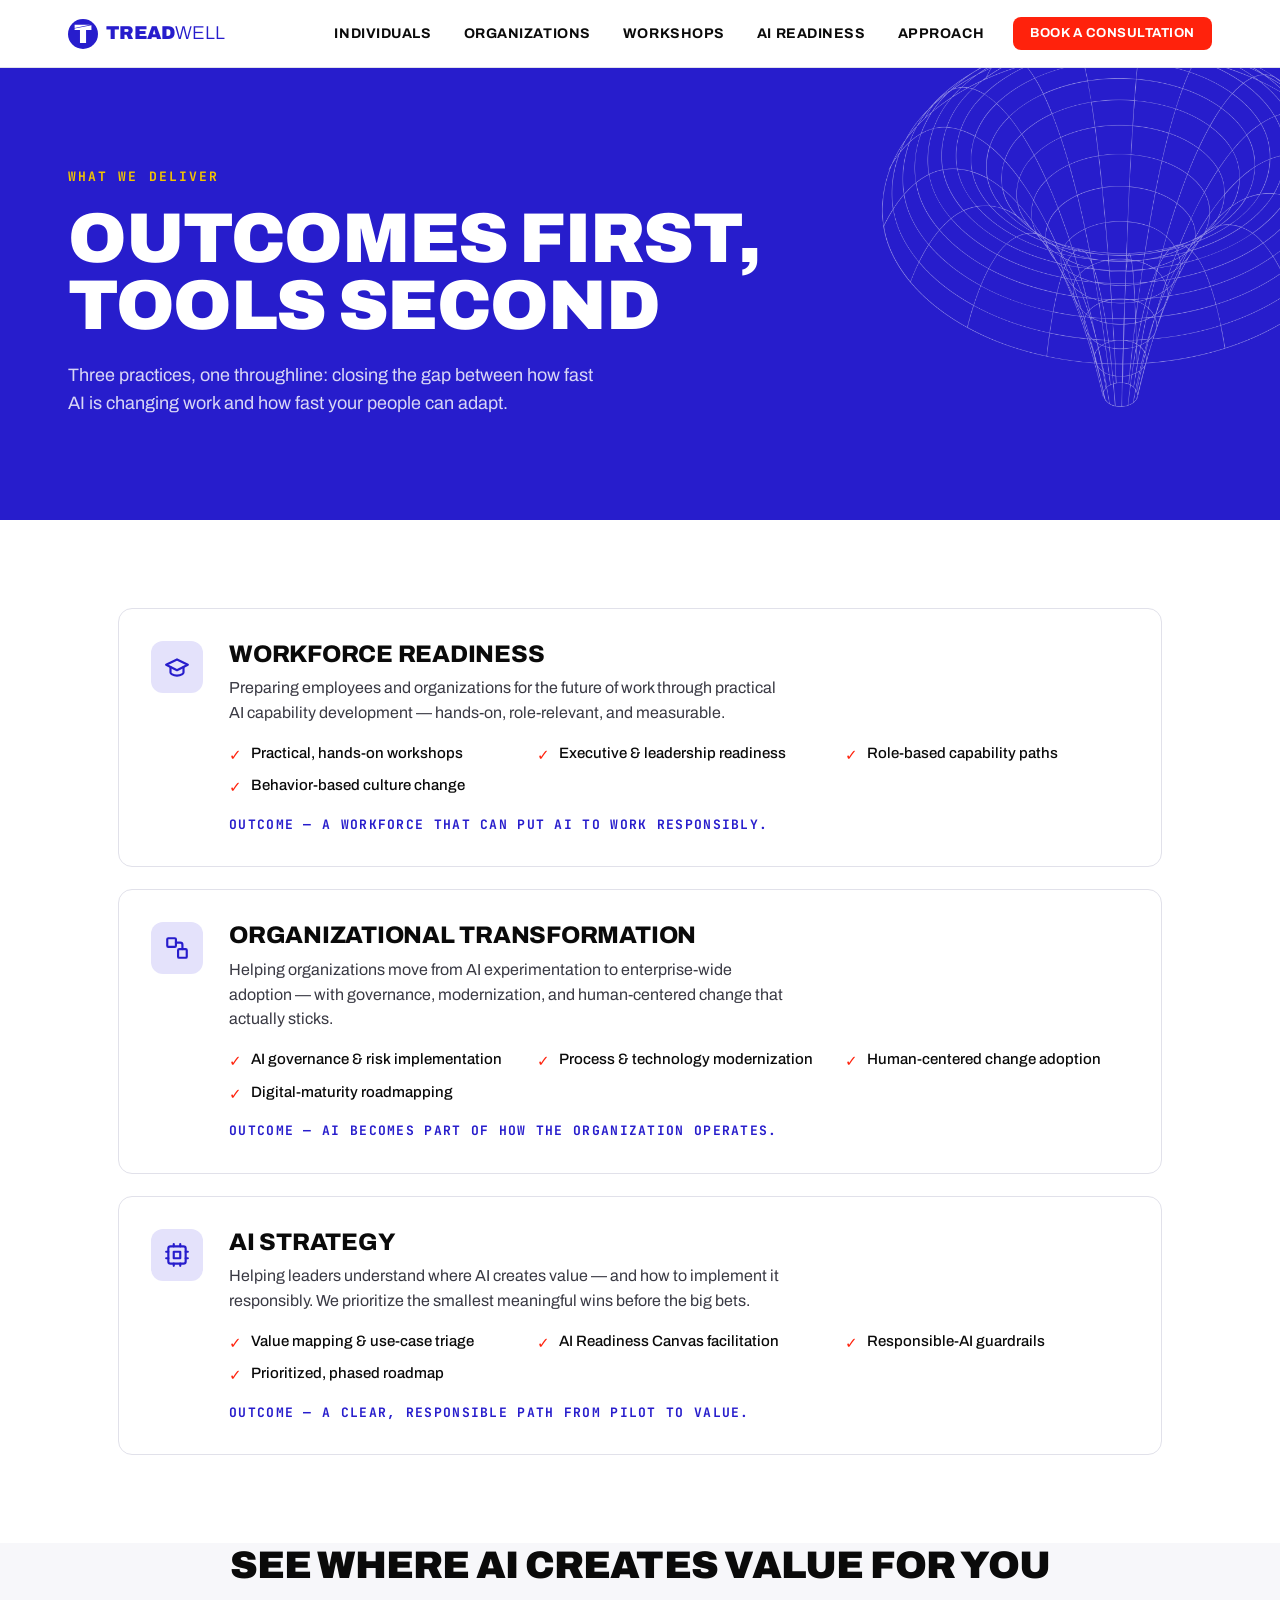
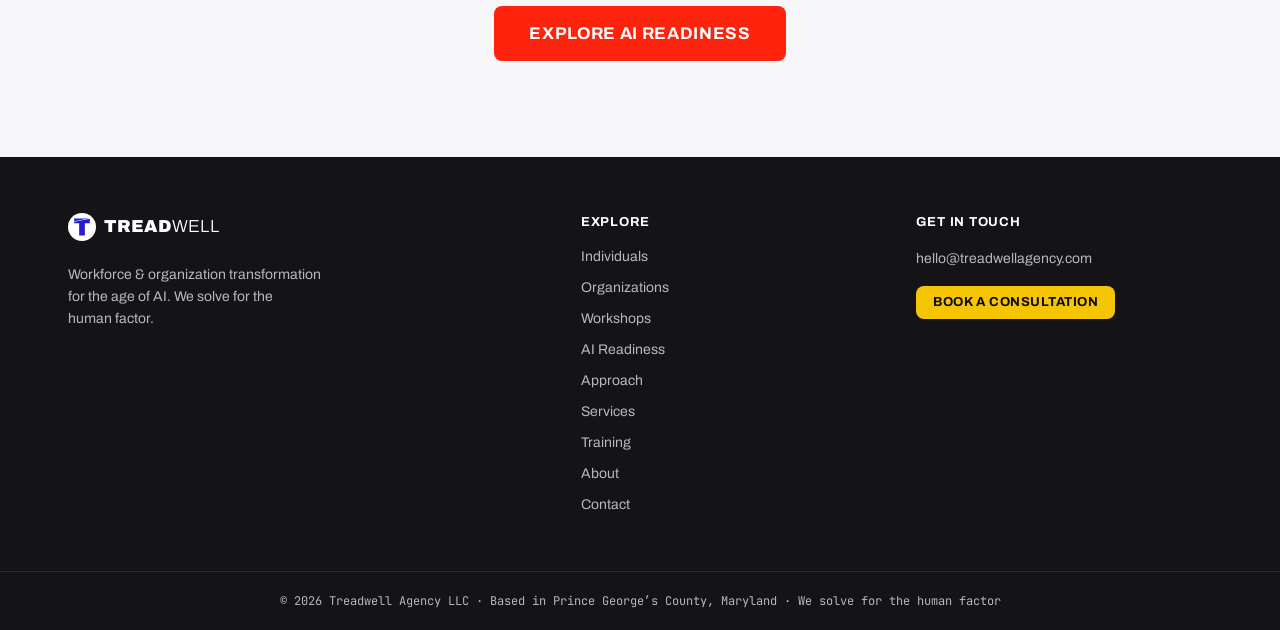
<file: services/index.html>
<!DOCTYPE html>
<html lang="en">
<head>
<meta charset="utf-8">
<meta name="viewport" content="width=device-width, initial-scale=1">
<title>Services — Treadwell Agency</title>
<meta name="description" content="Outcomes first, tools second. Workforce readiness, organizational transformation, and AI strategy — closing the gap between how fast AI changes work and how fast your people adapt.">
<link rel="canonical" href="https://treadwellagency.com/services/">
<meta property="og:type" content="website">
<meta property="og:site_name" content="Treadwell Agency">
<meta property="og:title" content="Services — Treadwell Agency">
<meta property="og:description" content="Outcomes first, tools second. Workforce readiness, organizational transformation, and AI strategy — closing the gap between how fast AI changes work and how fast your people adapt.">
<meta property="og:url" content="https://treadwellagency.com/services/">
<meta property="og:image" content="https://treadwellagency.com/assets/canvas-preview.png">
<meta name="twitter:card" content="summary_large_image">
<meta name="theme-color" content="#271DCC">
<link rel="icon" href="/assets/favicon.svg" type="image/svg+xml">
<link rel="preconnect" href="https://fonts.googleapis.com">
<link rel="preconnect" href="https://fonts.gstatic.com" crossorigin>
<link rel="stylesheet" href="https://fonts.googleapis.com/css2?family=Archivo:ital,wght@0,100..900;1,100..900&family=JetBrains+Mono:wght@400;500;700&display=swap">
<link rel="stylesheet" href="/assets/css/site.css">
</head>
<body>
<header class="site-header">
  <div class="bar">
    <a href="/" aria-label="Treadwell Agency home" style="display:inline-flex;"><span class="tw-logo" style="gap:8.4px;"><svg width="30" height="30" viewBox="0 0 200 200" aria-hidden="true"><circle cx="100" cy="100" r="100" fill="var(--tw-blue)"/><g transform="translate(44 39)" fill="#fff"><polygon points="0 0 0 20.18 103.77 0 0 0"/><polygon points="0 23.72 0 34.38 35.77 34.38 35.77 121.55 76.41 121.55 76.41 34.38 112.18 34.38 112.18 1.91 0 23.72"/></g></svg><span class="wm" style="font-size:18.6px;color:var(--tw-blue);"><span>Tread</span><span class="thin">well</span></span></span></a>
    <nav class="nav-links" aria-label="Primary">
      <a class="nav-link" href="/individuals/">Individuals</a><a class="nav-link" href="/organizations/">Organizations</a><a class="nav-link" href="/workshops/">Workshops</a><a class="nav-link" href="/ai-readiness/">AI Readiness</a><a class="nav-link" href="/approach/">Approach</a>
      <span class="nav-cta"><a class="tw-btn tw-btn--accent tw-btn--sm" href="mailto:hello@treadwellagency.com?subject=Consultation%20request%20%E2%80%94%20Treadwell%20Agency">Book a consultation</a></span>
    </nav>
    <button class="burger" id="burger" aria-label="Menu" aria-expanded="false" aria-controls="mobile-menu">
      <svg width="26" height="26" viewBox="0 0 24 24" fill="none" stroke="currentColor" stroke-width="2" stroke-linecap="round"><path d="M4 6h16M4 12h16M4 18h16"/></svg>
    </button>
  </div>
  <div class="mobile-menu" id="mobile-menu">
    <a class="" href="/individuals/">Individuals</a><a class="" href="/organizations/">Organizations</a><a class="" href="/workshops/">Workshops</a><a class="" href="/ai-readiness/">AI Readiness</a><a class="" href="/approach/">Approach</a>
    <a class="tw-btn tw-btn--accent" style="margin-top:8px;" href="mailto:hello@treadwellagency.com?subject=Consultation%20request%20%E2%80%94%20Treadwell%20Agency">Book a consultation</a>
  </div>
</header>
<main>
<div>
  <div class="band" style="background:var(--tw-blue);padding:96px 28px 84px;overflow:hidden;">
    <img class="motif" src="/assets/elements/White-Donut.png" alt="" aria-hidden="true" style="right:-80px;top:-40px;width:480px;opacity:.5;">
    <div class="wrap">
      <span class="tw-eyebrow" style="color:var(--tw-yellow);">What we deliver</span>
      <h1 class="hero-h1" style="font-size:clamp(2.4rem,5.5vw,4.5rem);line-height:.95;color:#fff;max-width:16ch;">Outcomes first, tools second</h1>
      <p class="lead" style="color:rgba(255,255,255,.82);max-width:54ch;margin-top:22px;">Three practices, one throughline: closing the gap between how fast AI is changing work and how fast your people can adapt.</p>
    </div>
  </div>
  <section style="background:var(--bg);padding:88px 28px;">
    <div class="wrap" style="max-width:1100px;display:grid;gap:22px;">
      <article class="tw-card tw-card--plain">
  <div class="detail-grid">
    <span class="icon-chip-wash"><svg width="26" height="26" viewBox="0 0 24 24" fill="none" stroke="currentColor" stroke-width="2" stroke-linecap="round" stroke-linejoin="round" aria-hidden="true"><path d="M22 10 12 5 2 10l10 5 10-5Z"/><path d="M6 12v5c0 1 2 3 6 3s6-2 6-3v-5"/></svg></span>
    <div>
      <h3 style="font-family:var(--font-display);font-weight:800;font-size:24px;margin:0 0 8px;text-transform:uppercase;letter-spacing:-.01em;">Workforce Readiness</h3>
      <p style="margin:0 0 16px;color:var(--text-body);line-height:1.55;max-width:62ch;">Preparing employees and organizations for the future of work through practical AI capability development &mdash; hands-on, role-relevant, and measurable.</p>
      <div class="checklist"><span><span class="tick">✓</span>Practical, hands-on workshops</span><span><span class="tick">✓</span>Executive &amp; leadership readiness</span><span><span class="tick">✓</span>Role-based capability paths</span><span><span class="tick">✓</span>Behavior-based culture change</span></div>
      <div class="outcome-line">Outcome &mdash; A workforce that can put AI to work responsibly.</div>
    </div>
  </div>
</article><article class="tw-card tw-card--plain">
  <div class="detail-grid">
    <span class="icon-chip-wash"><svg width="26" height="26" viewBox="0 0 24 24" fill="none" stroke="currentColor" stroke-width="2" stroke-linecap="round" stroke-linejoin="round" aria-hidden="true"><rect x="3" y="3" width="8" height="8" rx="1"/><rect x="13" y="13" width="8" height="8" rx="1"/><path d="M11 7h4a2 2 0 0 1 2 2v4"/></svg></span>
    <div>
      <h3 style="font-family:var(--font-display);font-weight:800;font-size:24px;margin:0 0 8px;text-transform:uppercase;letter-spacing:-.01em;">Organizational Transformation</h3>
      <p style="margin:0 0 16px;color:var(--text-body);line-height:1.55;max-width:62ch;">Helping organizations move from AI experimentation to enterprise-wide adoption &mdash; with governance, modernization, and human-centered change that actually sticks.</p>
      <div class="checklist"><span><span class="tick">✓</span>AI governance &amp; risk implementation</span><span><span class="tick">✓</span>Process &amp; technology modernization</span><span><span class="tick">✓</span>Human-centered change adoption</span><span><span class="tick">✓</span>Digital-maturity roadmapping</span></div>
      <div class="outcome-line">Outcome &mdash; AI becomes part of how the organization operates.</div>
    </div>
  </div>
</article><article class="tw-card tw-card--plain">
  <div class="detail-grid">
    <span class="icon-chip-wash"><svg width="26" height="26" viewBox="0 0 24 24" fill="none" stroke="currentColor" stroke-width="2" stroke-linecap="round" stroke-linejoin="round" aria-hidden="true"><rect x="4" y="4" width="16" height="16" rx="2"/><rect x="9" y="9" width="6" height="6"/><path d="M9 2v2M15 2v2M9 20v2M15 20v2M2 9h2M2 15h2M20 9h2M20 15h2"/></svg></span>
    <div>
      <h3 style="font-family:var(--font-display);font-weight:800;font-size:24px;margin:0 0 8px;text-transform:uppercase;letter-spacing:-.01em;">AI Strategy</h3>
      <p style="margin:0 0 16px;color:var(--text-body);line-height:1.55;max-width:62ch;">Helping leaders understand where AI creates value &mdash; and how to implement it responsibly. We prioritize the smallest meaningful wins before the big bets.</p>
      <div class="checklist"><span><span class="tick">✓</span>Value mapping &amp; use-case triage</span><span><span class="tick">✓</span>AI Readiness Canvas facilitation</span><span><span class="tick">✓</span>Responsible-AI guardrails</span><span><span class="tick">✓</span>Prioritized, phased roadmap</span></div>
      <div class="outcome-line">Outcome &mdash; A clear, responsible path from pilot to value.</div>
    </div>
  </div>
</article>
    </div>
  </section>
  <section style="background:var(--tw-neutral-50);padding:0 28px 96px;">
  <div class="wrap" style="max-width:1000px;text-align:center;">
    <h3 style="font-family:var(--font-display);font-weight:900;text-transform:uppercase;font-size:clamp(1.6rem,3vw,2.4rem);letter-spacing:-.02em;margin:0 0 18px;">See where AI creates value for you</h3>
    
    <a class="tw-btn tw-btn--accent tw-btn--lg" href="/ai-readiness/">Explore AI Readiness</a>
  </div>
</section>
</div>
</main>
<footer class="site-footer">
  <div class="cols">
    <div>
      <span class="tw-logo" style="gap:7.84px;"><svg width="28" height="28" viewBox="0 0 200 200" aria-hidden="true"><circle cx="100" cy="100" r="100" fill="#fff"/><g transform="translate(44 39)" fill="var(--tw-blue)"><polygon points="0 0 0 20.18 103.77 0 0 0"/><polygon points="0 23.72 0 34.38 35.77 34.38 35.77 121.55 76.41 121.55 76.41 34.38 112.18 34.38 112.18 1.91 0 23.72"/></g></svg><span class="wm" style="font-size:17.36px;color:#fff;"><span>Tread</span><span class="thin">well</span></span></span>
      <p class="tagline">Workforce &amp; organization transformation for the age of AI. We solve for the human factor.</p>
    </div>
    <div>
      <div class="foot-h">Explore</div>
      <div class="foot-links"><a href="/individuals/">Individuals</a><a href="/organizations/">Organizations</a><a href="/workshops/">Workshops</a><a href="/ai-readiness/">AI Readiness</a><a href="/approach/">Approach</a><a href="/services/">Services</a><a href="/training/">Training</a><a href="/about/">About</a><a href="/contact/">Contact</a></div>
    </div>
    <div>
      <div class="foot-h">Get in touch</div>
      <a class="foot-email" href="mailto:hello@treadwellagency.com">hello@treadwellagency.com</a>
      <div style="margin-top:16px;"><a class="tw-btn tw-btn--signal tw-btn--sm" href="mailto:hello@treadwellagency.com?subject=Consultation%20request%20%E2%80%94%20Treadwell%20Agency">Book a consultation</a></div>
    </div>
  </div>
  <div class="foot-bottom">&copy; 2026 Treadwell Agency LLC &middot; Based in Prince George&rsquo;s County, Maryland &middot; We solve for the human factor</div>
</footer>
<script src="/assets/js/nav.js"></script>
</body>
</html>
</file>
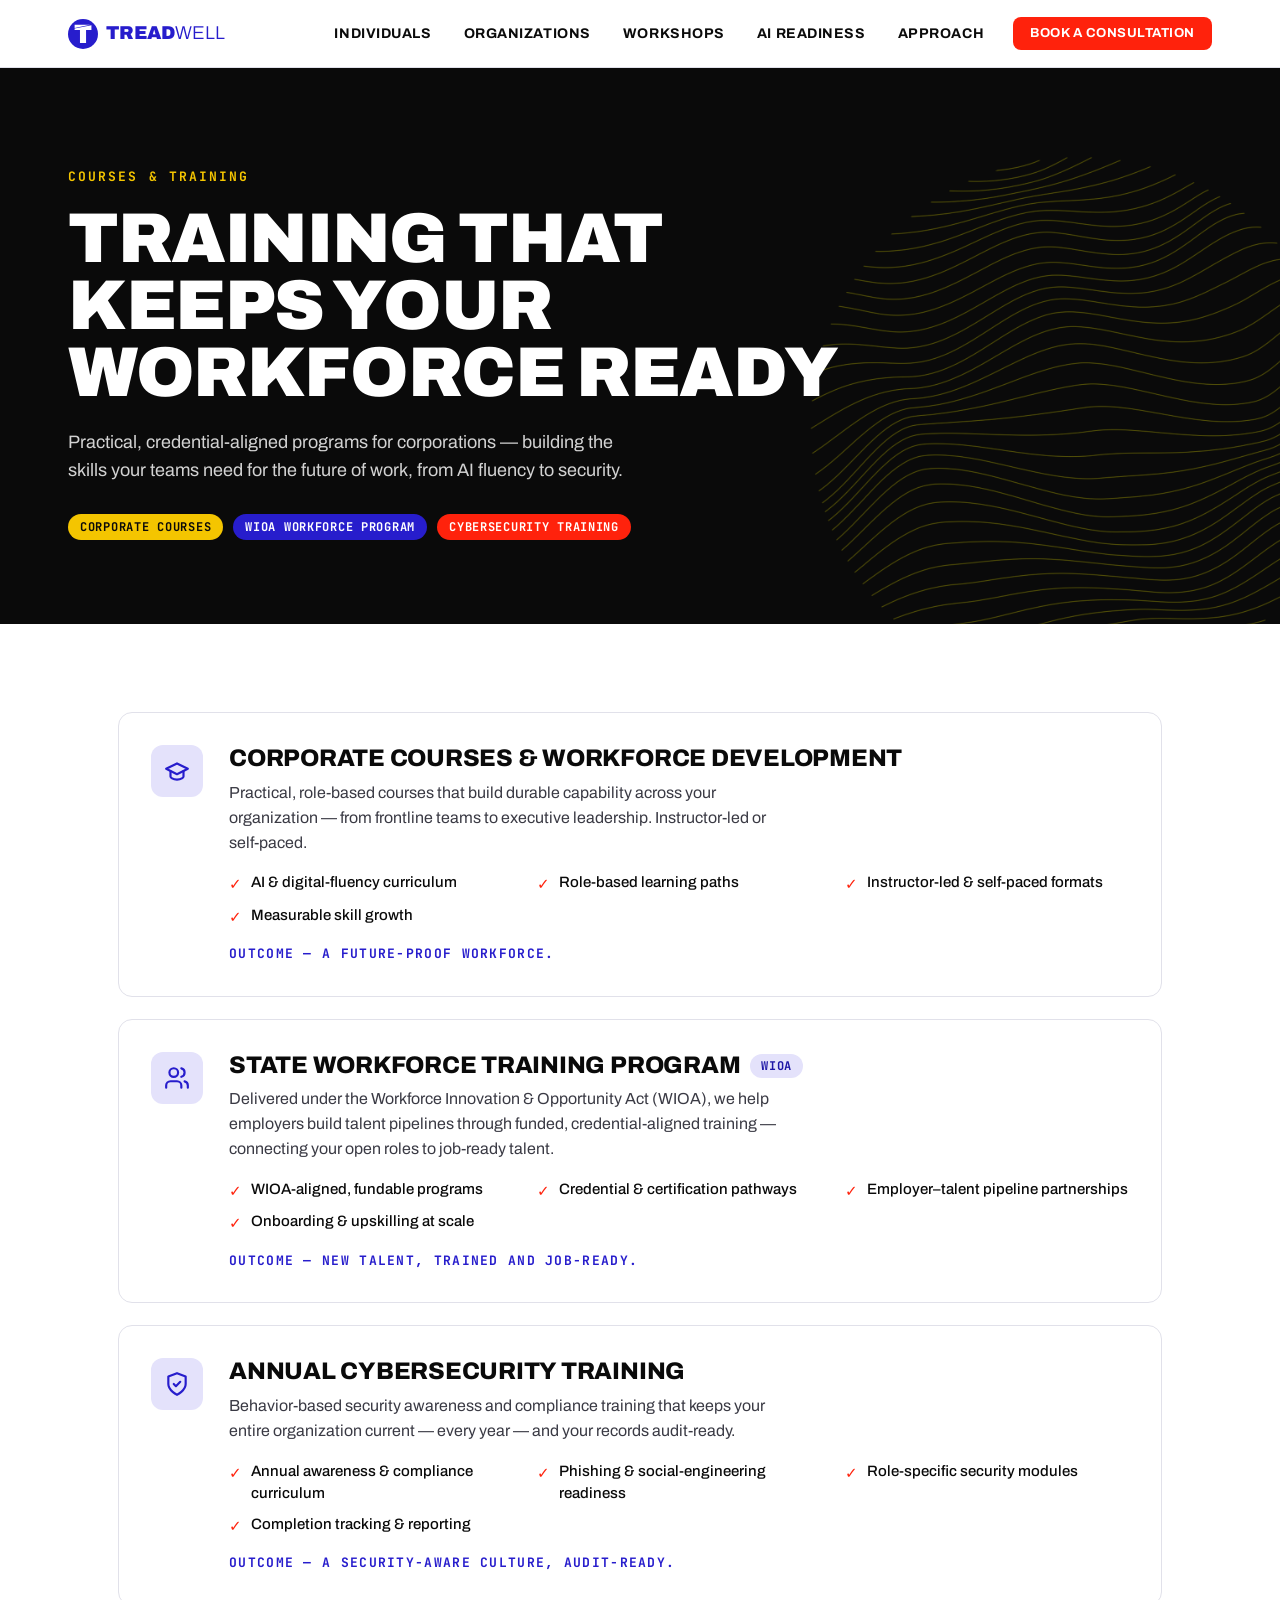
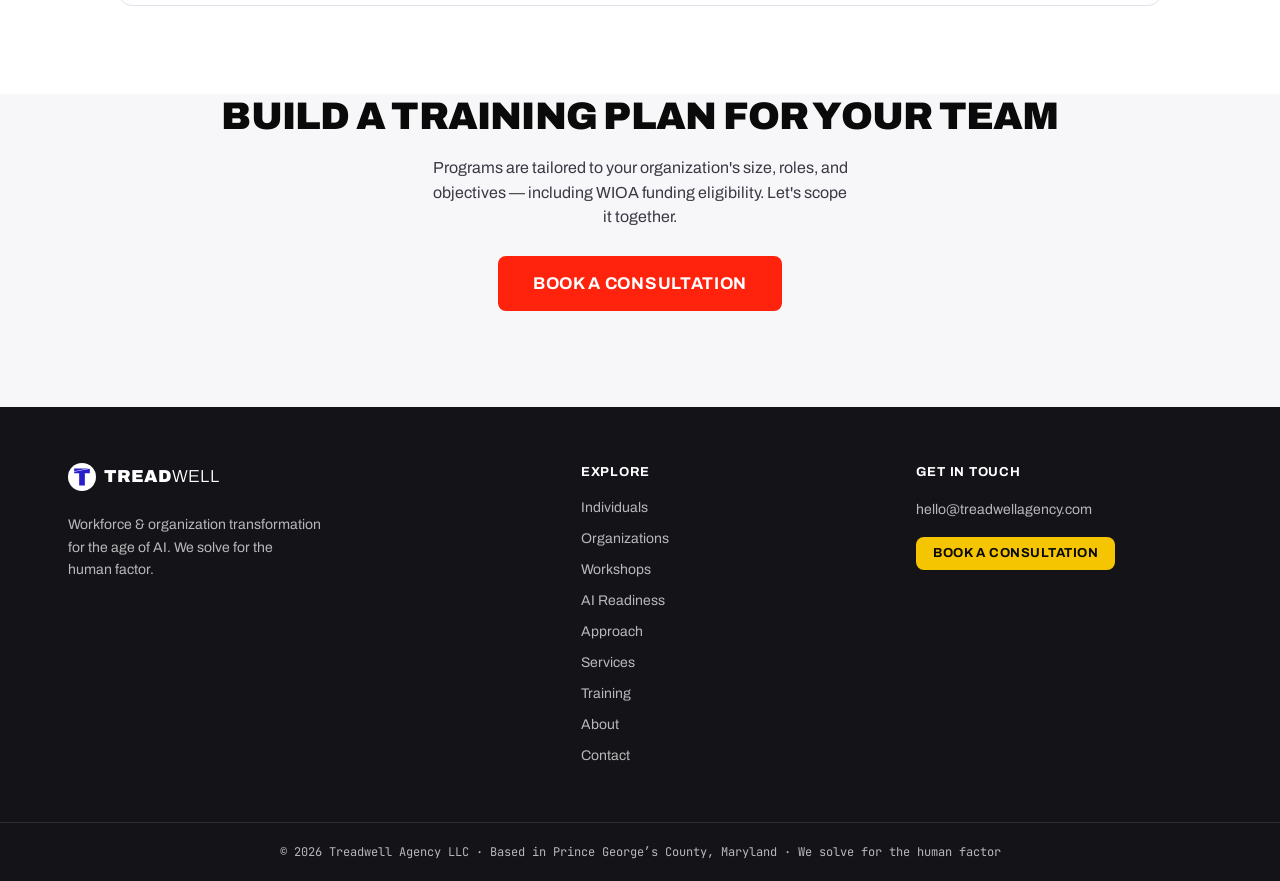
<file: training/index.html>
<!DOCTYPE html>
<html lang="en">
<head>
<meta charset="utf-8">
<meta name="viewport" content="width=device-width, initial-scale=1">
<title>Training — Treadwell Agency</title>
<meta name="description" content="Practical, credential-aligned training for corporations: AI & digital-fluency courses, WIOA-funded workforce programs, and annual cybersecurity awareness training.">
<link rel="canonical" href="https://treadwellagency.com/training/">
<meta property="og:type" content="website">
<meta property="og:site_name" content="Treadwell Agency">
<meta property="og:title" content="Training — Treadwell Agency">
<meta property="og:description" content="Practical, credential-aligned training for corporations: AI & digital-fluency courses, WIOA-funded workforce programs, and annual cybersecurity awareness training.">
<meta property="og:url" content="https://treadwellagency.com/training/">
<meta property="og:image" content="https://treadwellagency.com/assets/canvas-preview.png">
<meta name="twitter:card" content="summary_large_image">
<meta name="theme-color" content="#271DCC">
<link rel="icon" href="/assets/favicon.svg" type="image/svg+xml">
<link rel="preconnect" href="https://fonts.googleapis.com">
<link rel="preconnect" href="https://fonts.gstatic.com" crossorigin>
<link rel="stylesheet" href="https://fonts.googleapis.com/css2?family=Archivo:ital,wght@0,100..900;1,100..900&family=JetBrains+Mono:wght@400;500;700&display=swap">
<link rel="stylesheet" href="/assets/css/site.css">
</head>
<body>
<header class="site-header">
  <div class="bar">
    <a href="/" aria-label="Treadwell Agency home" style="display:inline-flex;"><span class="tw-logo" style="gap:8.4px;"><svg width="30" height="30" viewBox="0 0 200 200" aria-hidden="true"><circle cx="100" cy="100" r="100" fill="var(--tw-blue)"/><g transform="translate(44 39)" fill="#fff"><polygon points="0 0 0 20.18 103.77 0 0 0"/><polygon points="0 23.72 0 34.38 35.77 34.38 35.77 121.55 76.41 121.55 76.41 34.38 112.18 34.38 112.18 1.91 0 23.72"/></g></svg><span class="wm" style="font-size:18.6px;color:var(--tw-blue);"><span>Tread</span><span class="thin">well</span></span></span></a>
    <nav class="nav-links" aria-label="Primary">
      <a class="nav-link" href="/individuals/">Individuals</a><a class="nav-link" href="/organizations/">Organizations</a><a class="nav-link" href="/workshops/">Workshops</a><a class="nav-link" href="/ai-readiness/">AI Readiness</a><a class="nav-link" href="/approach/">Approach</a>
      <span class="nav-cta"><a class="tw-btn tw-btn--accent tw-btn--sm" href="mailto:hello@treadwellagency.com?subject=Consultation%20request%20%E2%80%94%20Treadwell%20Agency">Book a consultation</a></span>
    </nav>
    <button class="burger" id="burger" aria-label="Menu" aria-expanded="false" aria-controls="mobile-menu">
      <svg width="26" height="26" viewBox="0 0 24 24" fill="none" stroke="currentColor" stroke-width="2" stroke-linecap="round"><path d="M4 6h16M4 12h16M4 18h16"/></svg>
    </button>
  </div>
  <div class="mobile-menu" id="mobile-menu">
    <a class="" href="/individuals/">Individuals</a><a class="" href="/organizations/">Organizations</a><a class="" href="/workshops/">Workshops</a><a class="" href="/ai-readiness/">AI Readiness</a><a class="" href="/approach/">Approach</a>
    <a class="tw-btn tw-btn--accent" style="margin-top:8px;" href="mailto:hello@treadwellagency.com?subject=Consultation%20request%20%E2%80%94%20Treadwell%20Agency">Book a consultation</a>
  </div>
</header>
<main>
<div>
  <div class="band" style="background:var(--tw-black);padding:96px 28px 84px;overflow:hidden;">
    <img class="motif" src="/assets/elements/Yellow-Circle.png" alt="" aria-hidden="true" style="right:-70px;bottom:-70px;width:540px;opacity:.5;">
    <div class="wrap">
      <span class="tw-eyebrow" style="color:var(--tw-yellow);">Courses &amp; Training</span>
      <h1 class="hero-h1" style="font-size:clamp(2.4rem,5.5vw,4.5rem);line-height:.95;color:#fff;max-width:17ch;">Training that keeps your workforce ready</h1>
      <p class="lead" style="color:rgba(255,255,255,.82);max-width:56ch;margin-top:22px;">Practical, credential-aligned programs for corporations &mdash; building the skills your teams need for the future of work, from AI fluency to security.</p>
      <div class="tag-row" style="margin-top:30px;">
        <span class="tw-tag tw-tag--yellow tw-tag--solid">Corporate Courses</span>
        <span class="tw-tag tw-tag--blue tw-tag--solid">WIOA Workforce Program</span>
        <span class="tw-tag tw-tag--red tw-tag--solid">Cybersecurity Training</span>
      </div>
    </div>
  </div>
  <section style="background:var(--bg);padding:88px 28px;">
    <div class="wrap" style="max-width:1100px;display:grid;gap:22px;">
      <article class="tw-card tw-card--plain">
  <div class="detail-grid">
    <span class="icon-chip-wash"><svg width="26" height="26" viewBox="0 0 24 24" fill="none" stroke="currentColor" stroke-width="2" stroke-linecap="round" stroke-linejoin="round" aria-hidden="true"><path d="M22 10 12 5 2 10l10 5 10-5Z"/><path d="M6 12v5c0 1 2 3 6 3s6-2 6-3v-5"/></svg></span>
    <div>
      <h3 style="font-family:var(--font-display);font-weight:800;font-size:24px;margin:0 0 8px;text-transform:uppercase;letter-spacing:-.01em;">Corporate Courses &amp; Workforce Development</h3>
      <p style="margin:0 0 16px;color:var(--text-body);line-height:1.55;max-width:62ch;">Practical, role-based courses that build durable capability across your organization &mdash; from frontline teams to executive leadership. Instructor-led or self-paced.</p>
      <div class="checklist"><span><span class="tick">✓</span>AI &amp; digital-fluency curriculum</span><span><span class="tick">✓</span>Role-based learning paths</span><span><span class="tick">✓</span>Instructor-led &amp; self-paced formats</span><span><span class="tick">✓</span>Measurable skill growth</span></div>
      <div class="outcome-line">Outcome &mdash; A future-proof workforce.</div>
    </div>
  </div>
</article><article class="tw-card tw-card--plain">
  <div class="detail-grid">
    <span class="icon-chip-wash"><svg width="26" height="26" viewBox="0 0 24 24" fill="none" stroke="currentColor" stroke-width="2" stroke-linecap="round" stroke-linejoin="round" aria-hidden="true"><path d="M16 21v-2a4 4 0 0 0-4-4H6a4 4 0 0 0-4 4v2"/><circle cx="9" cy="7" r="4"/><path d="M22 21v-2a4 4 0 0 0-3-3.87"/><path d="M16 3.13a4 4 0 0 1 0 7.75"/></svg></span>
    <div>
      <div style="display:flex;align-items:center;gap:10px;flex-wrap:wrap;margin-bottom:8px;"><h3 style="font-family:var(--font-display);font-weight:800;font-size:24px;margin:0;text-transform:uppercase;letter-spacing:-.01em;">State Workforce Training Program</h3><span class="tw-tag tw-tag--blue tw-tag--soft">WIOA</span></div>
      <p style="margin:0 0 16px;color:var(--text-body);line-height:1.55;max-width:62ch;">Delivered under the Workforce Innovation &amp; Opportunity Act (WIOA), we help employers build talent pipelines through funded, credential-aligned training &mdash; connecting your open roles to job-ready talent.</p>
      <div class="checklist"><span><span class="tick">✓</span>WIOA-aligned, fundable programs</span><span><span class="tick">✓</span>Credential &amp; certification pathways</span><span><span class="tick">✓</span>Employer&ndash;talent pipeline partnerships</span><span><span class="tick">✓</span>Onboarding &amp; upskilling at scale</span></div>
      <div class="outcome-line">Outcome &mdash; New talent, trained and job-ready.</div>
    </div>
  </div>
</article><article class="tw-card tw-card--plain">
  <div class="detail-grid">
    <span class="icon-chip-wash"><svg width="26" height="26" viewBox="0 0 24 24" fill="none" stroke="currentColor" stroke-width="2" stroke-linecap="round" stroke-linejoin="round" aria-hidden="true"><path d="M12 22s8-4 8-10V5l-8-3-8 3v7c0 6 8 10 8 10Z"/><path d="m9 12 2 2 4-4"/></svg></span>
    <div>
      <h3 style="font-family:var(--font-display);font-weight:800;font-size:24px;margin:0 0 8px;text-transform:uppercase;letter-spacing:-.01em;">Annual Cybersecurity Training</h3>
      <p style="margin:0 0 16px;color:var(--text-body);line-height:1.55;max-width:62ch;">Behavior-based security awareness and compliance training that keeps your entire organization current &mdash; every year &mdash; and your records audit-ready.</p>
      <div class="checklist"><span><span class="tick">✓</span>Annual awareness &amp; compliance curriculum</span><span><span class="tick">✓</span>Phishing &amp; social-engineering readiness</span><span><span class="tick">✓</span>Role-specific security modules</span><span><span class="tick">✓</span>Completion tracking &amp; reporting</span></div>
      <div class="outcome-line">Outcome &mdash; A security-aware culture, audit-ready.</div>
    </div>
  </div>
</article>
    </div>
  </section>
  <section style="background:var(--tw-neutral-50);padding:0 28px 96px;">
  <div class="wrap" style="max-width:1000px;text-align:center;">
    <h3 style="font-family:var(--font-display);font-weight:900;text-transform:uppercase;font-size:clamp(1.6rem,3vw,2.4rem);letter-spacing:-.02em;margin:0 0 18px;">Build a training plan for your team</h3>
    <p style="color:var(--text-body);line-height:1.55;max-width:52ch;margin:0 auto 26px;">Programs are tailored to your organization's size, roles, and objectives &mdash; including WIOA funding eligibility. Let's scope it together.</p>
    <a class="tw-btn tw-btn--accent tw-btn--lg" href="mailto:hello@treadwellagency.com?subject=Consultation%20request%20%E2%80%94%20Treadwell%20Agency">Book a consultation</a>
  </div>
</section>
</div>
</main>
<footer class="site-footer">
  <div class="cols">
    <div>
      <span class="tw-logo" style="gap:7.84px;"><svg width="28" height="28" viewBox="0 0 200 200" aria-hidden="true"><circle cx="100" cy="100" r="100" fill="#fff"/><g transform="translate(44 39)" fill="var(--tw-blue)"><polygon points="0 0 0 20.18 103.77 0 0 0"/><polygon points="0 23.72 0 34.38 35.77 34.38 35.77 121.55 76.41 121.55 76.41 34.38 112.18 34.38 112.18 1.91 0 23.72"/></g></svg><span class="wm" style="font-size:17.36px;color:#fff;"><span>Tread</span><span class="thin">well</span></span></span>
      <p class="tagline">Workforce &amp; organization transformation for the age of AI. We solve for the human factor.</p>
    </div>
    <div>
      <div class="foot-h">Explore</div>
      <div class="foot-links"><a href="/individuals/">Individuals</a><a href="/organizations/">Organizations</a><a href="/workshops/">Workshops</a><a href="/ai-readiness/">AI Readiness</a><a href="/approach/">Approach</a><a href="/services/">Services</a><a href="/training/">Training</a><a href="/about/">About</a><a href="/contact/">Contact</a></div>
    </div>
    <div>
      <div class="foot-h">Get in touch</div>
      <a class="foot-email" href="mailto:hello@treadwellagency.com">hello@treadwellagency.com</a>
      <div style="margin-top:16px;"><a class="tw-btn tw-btn--signal tw-btn--sm" href="mailto:hello@treadwellagency.com?subject=Consultation%20request%20%E2%80%94%20Treadwell%20Agency">Book a consultation</a></div>
    </div>
  </div>
  <div class="foot-bottom">&copy; 2026 Treadwell Agency LLC &middot; Based in Prince George&rsquo;s County, Maryland &middot; We solve for the human factor</div>
</footer>
<script src="/assets/js/nav.js"></script>
</body>
</html>
</file>
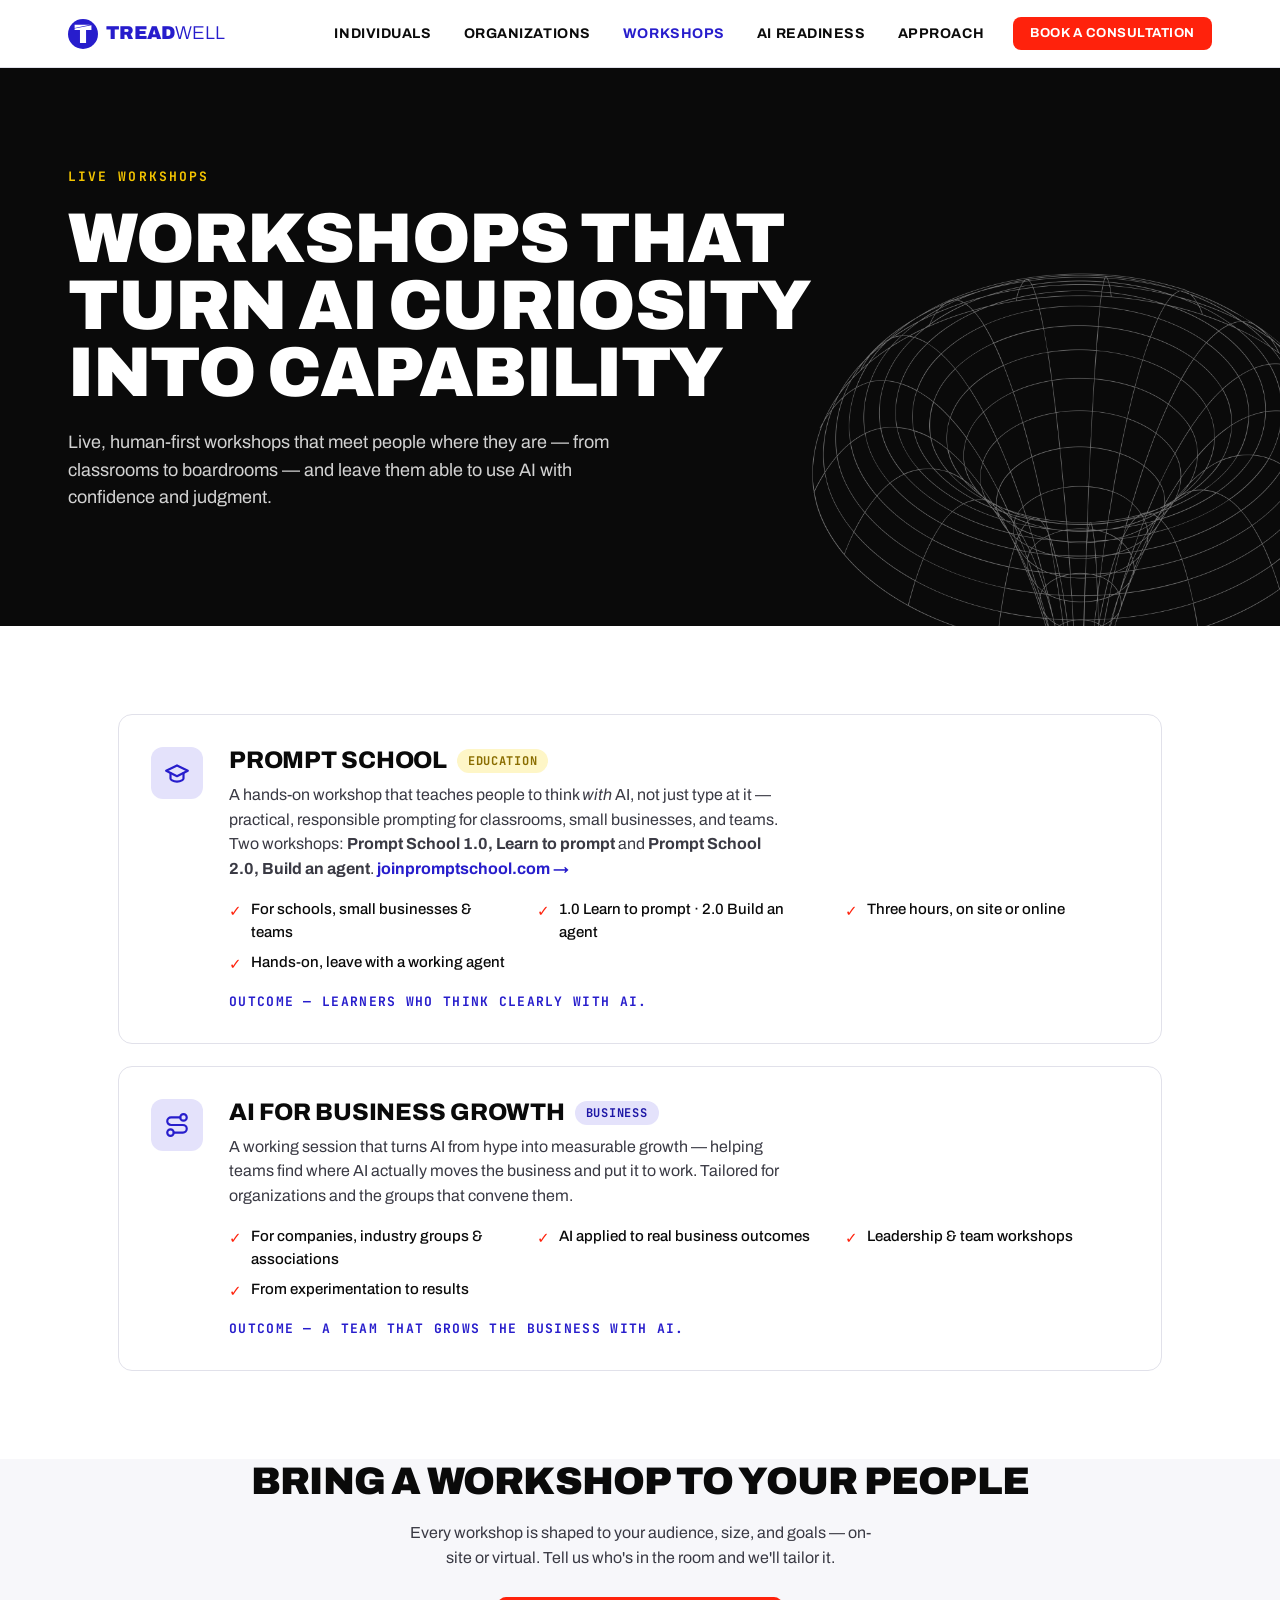
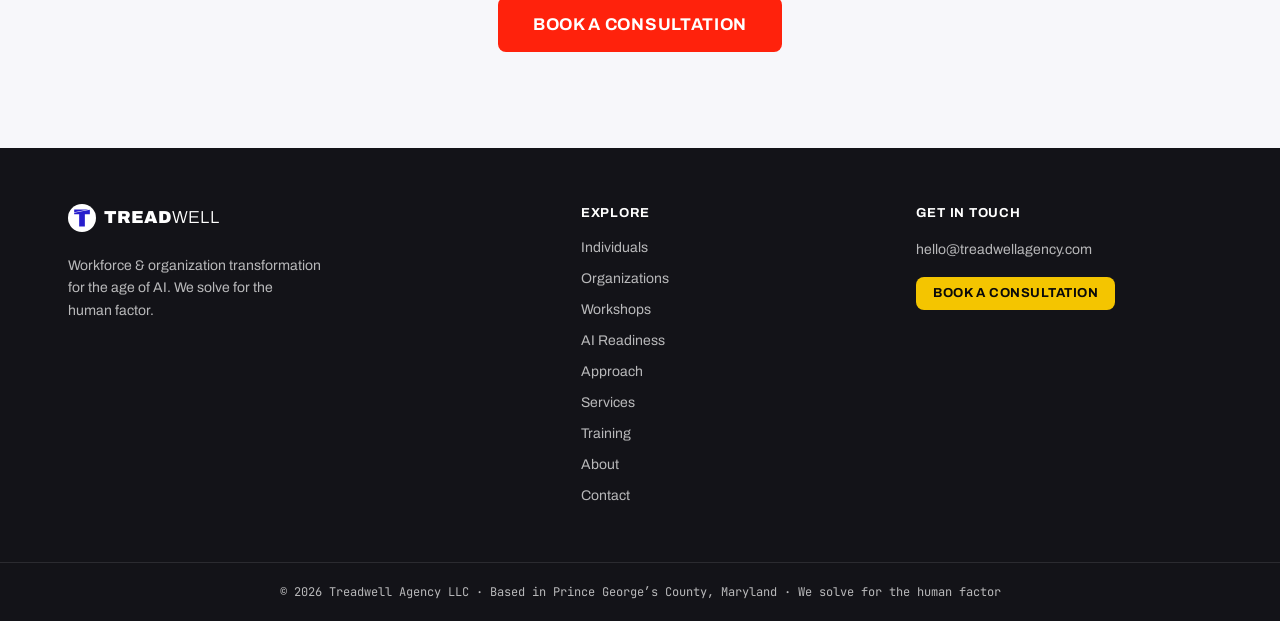
<file: workshops/index.html>
<!DOCTYPE html>
<html lang="en">
<head>
<meta charset="utf-8">
<meta name="viewport" content="width=device-width, initial-scale=1">
<title>Workshops — Treadwell Agency</title>
<meta name="description" content="Live, human-first AI workshops: Prompt School for schools, universities & public institutions, and AI for Business Growth for companies, industry groups & associations.">
<link rel="canonical" href="https://treadwellagency.com/workshops/">
<meta property="og:type" content="website">
<meta property="og:site_name" content="Treadwell Agency">
<meta property="og:title" content="Workshops — Treadwell Agency">
<meta property="og:description" content="Live, human-first AI workshops: Prompt School for schools, universities & public institutions, and AI for Business Growth for companies, industry groups & associations.">
<meta property="og:url" content="https://treadwellagency.com/workshops/">
<meta property="og:image" content="https://treadwellagency.com/assets/canvas-preview.png">
<meta name="twitter:card" content="summary_large_image">
<meta name="theme-color" content="#271DCC">
<link rel="icon" href="/assets/favicon.svg" type="image/svg+xml">
<link rel="preconnect" href="https://fonts.googleapis.com">
<link rel="preconnect" href="https://fonts.gstatic.com" crossorigin>
<link rel="stylesheet" href="https://fonts.googleapis.com/css2?family=Archivo:ital,wght@0,100..900;1,100..900&family=JetBrains+Mono:wght@400;500;700&display=swap">
<link rel="stylesheet" href="/assets/css/site.css">
</head>
<body>
<header class="site-header">
  <div class="bar">
    <a href="/" aria-label="Treadwell Agency home" style="display:inline-flex;"><span class="tw-logo" style="gap:8.4px;"><svg width="30" height="30" viewBox="0 0 200 200" aria-hidden="true"><circle cx="100" cy="100" r="100" fill="var(--tw-blue)"/><g transform="translate(44 39)" fill="#fff"><polygon points="0 0 0 20.18 103.77 0 0 0"/><polygon points="0 23.72 0 34.38 35.77 34.38 35.77 121.55 76.41 121.55 76.41 34.38 112.18 34.38 112.18 1.91 0 23.72"/></g></svg><span class="wm" style="font-size:18.6px;color:var(--tw-blue);"><span>Tread</span><span class="thin">well</span></span></span></a>
    <nav class="nav-links" aria-label="Primary">
      <a class="nav-link" href="/individuals/">Individuals</a><a class="nav-link" href="/organizations/">Organizations</a><a class="nav-link active" href="/workshops/">Workshops</a><a class="nav-link" href="/ai-readiness/">AI Readiness</a><a class="nav-link" href="/approach/">Approach</a>
      <span class="nav-cta"><a class="tw-btn tw-btn--accent tw-btn--sm" href="mailto:hello@treadwellagency.com?subject=Consultation%20request%20%E2%80%94%20Treadwell%20Agency">Book a consultation</a></span>
    </nav>
    <button class="burger" id="burger" aria-label="Menu" aria-expanded="false" aria-controls="mobile-menu">
      <svg width="26" height="26" viewBox="0 0 24 24" fill="none" stroke="currentColor" stroke-width="2" stroke-linecap="round"><path d="M4 6h16M4 12h16M4 18h16"/></svg>
    </button>
  </div>
  <div class="mobile-menu" id="mobile-menu">
    <a class="" href="/individuals/">Individuals</a><a class="" href="/organizations/">Organizations</a><a class="active" href="/workshops/">Workshops</a><a class="" href="/ai-readiness/">AI Readiness</a><a class="" href="/approach/">Approach</a>
    <a class="tw-btn tw-btn--accent" style="margin-top:8px;" href="mailto:hello@treadwellagency.com?subject=Consultation%20request%20%E2%80%94%20Treadwell%20Agency">Book a consultation</a>
  </div>
</header>
<main>
<div>
  <div class="band" style="background:var(--tw-black);padding:96px 28px 84px;overflow:hidden;">
    <img class="motif" src="/assets/elements/White-Donut.png" alt="" aria-hidden="true" style="right:-70px;bottom:-70px;width:540px;opacity:.45;">
    <div class="wrap">
      <span class="tw-eyebrow" style="color:var(--tw-yellow);">Live Workshops</span>
      <h1 class="hero-h1" style="font-size:clamp(2.4rem,5.5vw,4.5rem);line-height:.95;color:#fff;max-width:18ch;">Workshops that turn AI curiosity into capability</h1>
      <p class="lead" style="color:rgba(255,255,255,.82);max-width:56ch;margin-top:22px;">Live, human-first workshops that meet people where they are &mdash; from classrooms to boardrooms &mdash; and leave them able to use AI with confidence and judgment.</p>
      <div class="tag-row" style="margin-top:30px;">
      </div>
    </div>
  </div>
  <section style="background:var(--bg);padding:88px 28px;">
    <div class="wrap" style="max-width:1100px;display:grid;gap:22px;">
      <article class="tw-card tw-card--plain">
  <div class="detail-grid">
    <span class="icon-chip-wash"><svg width="26" height="26" viewBox="0 0 24 24" fill="none" stroke="currentColor" stroke-width="2" stroke-linecap="round" stroke-linejoin="round" aria-hidden="true"><path d="M22 10 12 5 2 10l10 5 10-5Z"/><path d="M6 12v5c0 1 2 3 6 3s6-2 6-3v-5"/></svg></span>
    <div>
      <div style="display:flex;align-items:center;gap:10px;flex-wrap:wrap;margin-bottom:8px;"><h3 style="font-family:var(--font-display);font-weight:800;font-size:24px;margin:0;text-transform:uppercase;letter-spacing:-.01em;">Prompt School</h3><span class="tw-tag tw-tag--yellow tw-tag--soft">Education</span></div>
      <p style="margin:0 0 16px;color:var(--text-body);line-height:1.55;max-width:62ch;">A hands-on workshop that teaches people to think <em>with</em> AI, not just type at it &mdash; practical, responsible prompting for classrooms, small businesses, and teams. Two workshops: <strong>Prompt School 1.0, Learn to prompt</strong> and <strong>Prompt School 2.0, Build an agent</strong>. <a href='https://joinpromptschool.com' style='color:var(--tw-blue);font-weight:700;'>joinpromptschool.com &rarr;</a></p>
      <div class="checklist"><span><span class="tick">✓</span>For schools, small businesses &amp; teams</span><span><span class="tick">✓</span>1.0 Learn to prompt &middot; 2.0 Build an agent</span><span><span class="tick">✓</span>Three hours, on site or online</span><span><span class="tick">✓</span>Hands-on, leave with a working agent</span></div>
      <div class="outcome-line">Outcome &mdash; Learners who think clearly with AI.</div>
    </div>
  </div>
</article><article class="tw-card tw-card--plain">
  <div class="detail-grid">
    <span class="icon-chip-wash"><svg width="26" height="26" viewBox="0 0 24 24" fill="none" stroke="currentColor" stroke-width="2" stroke-linecap="round" stroke-linejoin="round" aria-hidden="true"><circle cx="6" cy="19" r="3"/><path d="M9 19h8.5a3.5 3.5 0 0 0 0-7h-11a3.5 3.5 0 0 1 0-7H15"/><circle cx="18" cy="5" r="3"/></svg></span>
    <div>
      <div style="display:flex;align-items:center;gap:10px;flex-wrap:wrap;margin-bottom:8px;"><h3 style="font-family:var(--font-display);font-weight:800;font-size:24px;margin:0;text-transform:uppercase;letter-spacing:-.01em;">AI for Business Growth</h3><span class="tw-tag tw-tag--blue tw-tag--soft">Business</span></div>
      <p style="margin:0 0 16px;color:var(--text-body);line-height:1.55;max-width:62ch;">A working session that turns AI from hype into measurable growth &mdash; helping teams find where AI actually moves the business and put it to work. Tailored for organizations and the groups that convene them.</p>
      <div class="checklist"><span><span class="tick">✓</span>For companies, industry groups &amp; associations</span><span><span class="tick">✓</span>AI applied to real business outcomes</span><span><span class="tick">✓</span>Leadership &amp; team workshops</span><span><span class="tick">✓</span>From experimentation to results</span></div>
      <div class="outcome-line">Outcome &mdash; A team that grows the business with AI.</div>
    </div>
  </div>
</article>
    </div>
  </section>
  <section style="background:var(--tw-neutral-50);padding:0 28px 96px;">
  <div class="wrap" style="max-width:1000px;text-align:center;">
    <h3 style="font-family:var(--font-display);font-weight:900;text-transform:uppercase;font-size:clamp(1.6rem,3vw,2.4rem);letter-spacing:-.02em;margin:0 0 18px;">Bring a workshop to your people</h3>
    <p style="color:var(--text-body);line-height:1.55;max-width:52ch;margin:0 auto 26px;">Every workshop is shaped to your audience, size, and goals &mdash; on-site or virtual. Tell us who's in the room and we'll tailor it.</p>
    <a class="tw-btn tw-btn--accent tw-btn--lg" href="mailto:hello@treadwellagency.com?subject=Consultation%20request%20%E2%80%94%20Treadwell%20Agency">Book a consultation</a>
  </div>
</section>
</div>
</main>
<footer class="site-footer">
  <div class="cols">
    <div>
      <span class="tw-logo" style="gap:7.84px;"><svg width="28" height="28" viewBox="0 0 200 200" aria-hidden="true"><circle cx="100" cy="100" r="100" fill="#fff"/><g transform="translate(44 39)" fill="var(--tw-blue)"><polygon points="0 0 0 20.18 103.77 0 0 0"/><polygon points="0 23.72 0 34.38 35.77 34.38 35.77 121.55 76.41 121.55 76.41 34.38 112.18 34.38 112.18 1.91 0 23.72"/></g></svg><span class="wm" style="font-size:17.36px;color:#fff;"><span>Tread</span><span class="thin">well</span></span></span>
      <p class="tagline">Workforce &amp; organization transformation for the age of AI. We solve for the human factor.</p>
    </div>
    <div>
      <div class="foot-h">Explore</div>
      <div class="foot-links"><a href="/individuals/">Individuals</a><a href="/organizations/">Organizations</a><a href="/workshops/">Workshops</a><a href="/ai-readiness/">AI Readiness</a><a href="/approach/">Approach</a><a href="/services/">Services</a><a href="/training/">Training</a><a href="/about/">About</a><a href="/contact/">Contact</a></div>
    </div>
    <div>
      <div class="foot-h">Get in touch</div>
      <a class="foot-email" href="mailto:hello@treadwellagency.com">hello@treadwellagency.com</a>
      <div style="margin-top:16px;"><a class="tw-btn tw-btn--signal tw-btn--sm" href="mailto:hello@treadwellagency.com?subject=Consultation%20request%20%E2%80%94%20Treadwell%20Agency">Book a consultation</a></div>
    </div>
  </div>
  <div class="foot-bottom">&copy; 2026 Treadwell Agency LLC &middot; Based in Prince George&rsquo;s County, Maryland &middot; We solve for the human factor</div>
</footer>
<script src="/assets/js/nav.js"></script>
</body>
</html>
</file>
<file: assets/css/site.css>
/* ============================================================
   Treadwell Agency — Marketing site stylesheet
   Design tokens + base + component classes (Button, Card, Tag,
   Eyebrow, Logo) recreated from the design-system handoff.
   ============================================================ */

/* ---- Tokens: colors ---- */
:root {
  --tw-blue:          #271DCC;
  --tw-blue-700:      #1E17A6;
  --tw-blue-300:      #6A62E0;
  --tw-blue-100:      #E4E2FB;

  --tw-red:           #FF220C;
  --tw-red-700:       #D31500;
  --tw-red-100:       #FFE1DC;

  --tw-yellow:        #F4C500;
  --tw-yellow-bright: #F0E207;
  --tw-yellow-100:    #FEF6C7;

  --tw-green:         #12B76A;
  --tw-green-700:     #0E9155;
  --tw-green-100:     #D3F4E4;

  --tw-black:         #0A0A0A;
  --tw-white:         #FFFFFF;

  --tw-neutral-0:     #FFFFFF;
  --tw-neutral-50:    #F7F7FA;
  --tw-neutral-100:   #EEEEF3;
  --tw-neutral-200:   #E1E1EA;
  --tw-neutral-300:   #CACAD6;
  --tw-neutral-400:   #9A9AAB;
  --tw-neutral-500:   #6E6E80;
  --tw-neutral-600:   #52525F;
  --tw-neutral-700:   #3A3A44;
  --tw-neutral-800:   #23232B;
  --tw-neutral-900:   #131318;

  --tw-grad-yellow:   linear-gradient(150deg, var(--tw-yellow-bright) 0%, var(--tw-yellow) 62%, #E8A800 100%);
  --tw-grad-blue:     linear-gradient(150deg, #3A2FE6 0%, var(--tw-blue) 55%, var(--tw-blue-700) 100%);

  --brand:            var(--tw-blue);
  --accent:           var(--tw-red);
  --signal:           var(--tw-yellow);

  --bg:               var(--tw-white);
  --bg-muted:         var(--tw-neutral-50);
  --surface-card:     var(--tw-white);

  --text-strong:      var(--tw-black);
  --text-body:        var(--tw-neutral-700);
  --text-muted:       var(--tw-neutral-500);

  --border:           var(--tw-neutral-200);
  --ring:             var(--tw-blue);

  /* ---- Tokens: typography ---- */
  --font-display: 'Archivo', 'Arial Narrow', system-ui, sans-serif;
  --font-body:    'Archivo', system-ui, -apple-system, sans-serif;
  --font-mono:    'JetBrains Mono', ui-monospace, 'SFMono-Regular', monospace;

  --fw-thin: 300; --fw-regular: 400; --fw-medium: 500;
  --fw-semibold: 600; --fw-bold: 700; --fw-black: 900;

  --fs-h1: 2.5rem; --fs-h2: 2rem; --fs-h3: 1.5rem; --fs-h4: 1.25rem;
  --fs-lg: 1.125rem; --fs-body: 1rem; --fs-sm: .875rem; --fs-xs: .75rem;
  --fs-eyebrow: .8125rem;

  --lh-tight: .98; --lh-snug: 1.15; --lh-normal: 1.5; --lh-relaxed: 1.65;
  --ls-display: -.02em; --ls-tight: -.01em; --ls-eyebrow: .16em; --ls-caps: .06em;

  /* ---- Tokens: spacing / shape / motion ---- */
  --content-max: 1200px;
  --measure: 68ch;
  --radius-sm: 4px; --radius-md: 8px; --radius-lg: 14px; --radius-xl: 24px;
  --radius-pill: 999px;
  --border-width: 1.5px; --border-width-bold: 3px;
  --shadow-md: 0 8px 24px rgba(10,10,10,.10);
  --shadow-lg: 0 20px 48px rgba(10,10,10,.14);
  --shadow-hard-blue: 6px 6px 0 var(--tw-blue);
  --shadow-focus: 0 0 0 3px rgba(39,29,204,.35);
  --ease-out: cubic-bezier(0.16, 1, 0.3, 1);
  --dur-fast: 120ms; --dur-base: 220ms;
}

/* ---- Base resets ---- */
*, *::before, *::after { box-sizing: border-box; }
html { scroll-behavior: smooth; }
body {
  margin: 0;
  font-family: var(--font-body);
  font-size: var(--fs-body);
  line-height: var(--lh-normal);
  color: var(--text-strong);
  background: var(--bg);
  -webkit-font-smoothing: antialiased;
  text-rendering: optimizeLegibility;
  min-height: 100vh;
}
h1, h2, h3, h4 {
  font-family: var(--font-display);
  color: var(--text-strong);
  line-height: var(--lh-snug);
  letter-spacing: var(--ls-tight);
  margin: 0 0 .4em;
  font-weight: var(--fw-bold);
  text-wrap: balance;
}
p { margin: 0 0 1em; text-wrap: pretty; }
img { max-width: 100%; }
a { color: var(--tw-blue); text-decoration: none; transition: color var(--dur-fast) var(--ease-out); }
a:not(.tw-btn):hover { color: var(--tw-blue-700); }
::selection { background: var(--tw-yellow); color: var(--tw-black); }

/* ---- Layout helpers ---- */
.wrap { max-width: var(--content-max); margin: 0 auto; padding-left: 28px; padding-right: 28px; }
.relative { position: relative; }
.motif {
  position: absolute; pointer-events: none; z-index: 0;
}
section, .band { position: relative; }
.band > .wrap, section > .wrap { position: relative; z-index: 1; }

/* ============================================================
   Eyebrow
   ============================================================ */
.tw-eyebrow {
  display: inline-flex; align-items: center; gap: 10px;
  font-family: var(--font-mono);
  font-size: var(--fs-eyebrow);
  font-weight: 700;
  letter-spacing: .16em;
  text-transform: uppercase;
  color: var(--tw-blue);
}

/* ============================================================
   Logo (mark + wordmark)
   ============================================================ */
.tw-logo { display: inline-flex; align-items: center; text-decoration: none; }
.tw-logo svg { flex: 0 0 auto; display: block; }
.tw-logo .wm {
  font-family: var(--font-display);
  font-weight: 900;
  text-transform: uppercase;
  letter-spacing: .005em;
  line-height: 1;
  display: inline-flex;
}
.tw-logo .wm .thin { font-weight: 300; }

/* ============================================================
   Button
   ============================================================ */
.tw-btn {
  --_pad-y: 14px; --_pad-x: 26px; --_fs: 15px;
  font-family: var(--font-display); font-weight: 700;
  text-transform: uppercase; letter-spacing: .04em; line-height: 1;
  display: inline-flex; align-items: center; justify-content: center; gap: .6em;
  border: var(--border-width) solid transparent; border-radius: var(--radius-md);
  padding: var(--_pad-y) var(--_pad-x); font-size: var(--_fs); cursor: pointer;
  text-decoration: none; white-space: nowrap;
  transition: transform var(--dur-fast) var(--ease-out),
    background var(--dur-fast) var(--ease-out),
    box-shadow var(--dur-fast) var(--ease-out), color var(--dur-fast);
}
.tw-btn:hover { text-decoration: none; }
.tw-btn:focus-visible { outline: none; box-shadow: var(--shadow-focus); }
.tw-btn:active { transform: translateY(1px); }
.tw-btn--sm { --_pad-y: 9px; --_pad-x: 16px; --_fs: 13px; }
.tw-btn--lg { --_pad-y: 18px; --_pad-x: 34px; --_fs: 17px; }
.tw-btn--block { display: flex; width: 100%; }
.tw-btn--primary { background: var(--tw-blue); color: #fff; }
.tw-btn--primary:hover { background: var(--tw-blue-700); color: #fff; }
.tw-btn--accent { background: var(--tw-red); color: #fff; }
.tw-btn--accent:hover { background: var(--tw-red-700); color: #fff; }
.tw-btn--signal { background: var(--tw-yellow); color: var(--tw-black); }
.tw-btn--signal:hover { background: var(--tw-yellow-bright); color: var(--tw-black); }
.tw-btn--outline { background: transparent; color: var(--tw-blue); border-color: var(--tw-blue); }
.tw-btn--outline:hover { background: var(--tw-blue); color: #fff; }
.tw-btn--ghost { background: transparent; color: var(--tw-blue); }
.tw-btn--ghost:hover { background: var(--tw-blue-100); color: var(--tw-blue); }
.tw-btn--inverse { background: #fff; color: var(--tw-black); }
.tw-btn--inverse:hover { background: var(--tw-yellow); color: var(--tw-black); }
.tw-btn svg { flex: 0 0 auto; }

/* ============================================================
   Card
   ============================================================ */
.tw-card {
  background: var(--surface-card);
  border: var(--border-width) solid var(--border);
  border-radius: var(--radius-lg);
  padding: 2rem;
  transition: transform var(--dur-base) var(--ease-out), box-shadow var(--dur-base) var(--ease-out), border-color var(--dur-base) var(--ease-out);
}
.tw-card--elevated { border-color: transparent; box-shadow: var(--shadow-md); }
.tw-card--hard { border: 2px solid var(--tw-black); border-radius: var(--radius-md); box-shadow: var(--shadow-hard-blue); }
.tw-card--blue { background: var(--tw-blue); border-color: transparent; color: #fff; }
.tw-card--signal { background: var(--tw-yellow); border-color: transparent; color: var(--tw-black); }
.tw-card--dark { background: var(--tw-black); border-color: transparent; color: #fff; }
.tw-card--interactive { cursor: pointer; }
.tw-card--interactive.tw-card--hard:hover { transform: translate(-2px,-2px); box-shadow: 9px 9px 0 var(--tw-blue); }
.tw-card--interactive.tw-card--plain:hover { border-color: var(--tw-blue); }

/* ============================================================
   Tag
   ============================================================ */
.tw-tag {
  display: inline-flex; align-items: center; gap: 7px;
  font-family: var(--font-mono); font-size: 12px; font-weight: 700;
  letter-spacing: .06em; text-transform: uppercase; line-height: 1;
  padding: 6px 11px; border-radius: var(--radius-pill); white-space: nowrap;
}
.tw-tag--solid { border: 1.5px solid transparent; }
.tw-tag--blue.tw-tag--solid   { background: var(--tw-blue);   color: #fff; }
.tw-tag--red.tw-tag--solid    { background: var(--tw-red);    color: #fff; }
.tw-tag--yellow.tw-tag--solid { background: var(--tw-yellow); color: #0A0A0A; }
.tw-tag--green.tw-tag--solid  { background: var(--tw-green);  color: #fff; }
.tw-tag--neutral.tw-tag--solid{ background: var(--tw-black);  color: #fff; }
.tw-tag--blue.tw-tag--soft    { background: var(--tw-blue-100);   color: var(--tw-blue-700); }
.tw-tag--red.tw-tag--soft     { background: var(--tw-red-100);    color: var(--tw-red-700); }
.tw-tag--yellow.tw-tag--soft  { background: var(--tw-yellow-100); color: #8a6d00; }
.tw-tag--green.tw-tag--soft   { background: var(--tw-green-100);  color: var(--tw-green-700); }
.tw-tag--neutral.tw-tag--soft { background: var(--tw-neutral-100);color: var(--tw-neutral-700); }

/* ============================================================
   Header
   ============================================================ */
.site-header {
  position: sticky; top: 0; z-index: 50;
  background: rgba(255,255,255,.88);
  backdrop-filter: blur(12px);
  -webkit-backdrop-filter: blur(12px);
  border-bottom: 1.5px solid var(--border);
}
.site-header .bar {
  max-width: 1200px; margin: 0 auto; padding: 14px 28px;
  display: flex; align-items: center; gap: 24px;
}
.nav-links { display: flex; gap: 2px; align-items: center; margin-left: auto; }
.nav-links a.nav-link {
  background: none; border: 0; cursor: pointer; padding: 9px 15px;
  font-family: var(--font-display); font-weight: 700; font-size: 14px;
  text-transform: uppercase; letter-spacing: .04em; color: var(--text-strong);
}
.nav-links a.nav-link:hover { color: var(--tw-blue); }
.nav-links a.nav-link.active { color: var(--tw-blue); }
.nav-cta { margin-left: 12px; }
.burger {
  display: none; margin-left: auto; background: none; border: 0;
  cursor: pointer; color: var(--tw-black); padding: 4px;
}
.mobile-menu { display: none; border-top: 1.5px solid var(--border); padding: 12px 20px; background: #fff; }
.mobile-menu.open { display: grid; gap: 2px; }
.mobile-menu a {
  text-align: left; padding: 13px 8px; font-family: var(--font-display);
  font-weight: 700; font-size: 17px; text-transform: uppercase; letter-spacing: .04em;
  color: var(--text-strong);
}
.mobile-menu a.active { color: var(--tw-blue); }
@media (max-width: 1180px) {
  .nav-links { display: none; }
  .burger { display: inline-flex; }
}

/* ============================================================
   Footer
   ============================================================ */
.site-footer { background: var(--tw-neutral-900); color: rgba(255,255,255,.7); }
.site-footer .cols {
  max-width: 1200px; margin: 0 auto; padding: 56px 28px;
  display: grid; grid-template-columns: 1.6fr 1fr 1fr; gap: 40px;
}
.site-footer .foot-h {
  font-family: var(--font-display); font-weight: 700; text-transform: uppercase;
  letter-spacing: .06em; font-size: 13px; color: #fff; margin-bottom: 14px;
}
.site-footer .foot-links { display: grid; gap: 10px; }
.site-footer .foot-links a { color: rgba(255,255,255,.7); font-size: 14px; }
.site-footer .foot-links a:hover { color: #fff; }
.site-footer .tagline { margin-top: 16px; max-width: 34ch; font-size: 14px; line-height: 1.6; }
.site-footer .foot-email { color: rgba(255,255,255,.7); font-size: 14px; }
.site-footer .foot-email:hover { color: #fff; }
.site-footer .foot-bottom {
  border-top: 1px solid rgba(255,255,255,.1); padding: 20px 28px;
  font-family: var(--font-mono); font-size: 12px; text-align: center;
}
@media (max-width: 720px) {
  .site-footer .cols { grid-template-columns: 1fr; gap: 32px; }
}

/* ============================================================
   Shared section / content primitives
   ============================================================ */
.hero-h1 {
  font-family: var(--font-display); font-weight: 900; text-transform: uppercase;
  letter-spacing: -.02em; margin: 18px 0 0;
}
.lead { font-size: var(--fs-lg); line-height: 1.55; }
.h2-display {
  font-family: var(--font-display); font-weight: 900; text-transform: uppercase;
  letter-spacing: -.02em;
}
.chip {
  display: inline-flex; align-items: center; justify-content: center;
  border-radius: 12px;
}
.tag-row { display: flex; gap: 10px; flex-wrap: wrap; }
.btn-row { display: flex; gap: 14px; flex-wrap: wrap; }

/* icon chips */
.icon-chip-blue { width: 52px; height: 52px; border-radius: 12px; background: var(--tw-blue); color: #fff; display: inline-flex; align-items: center; justify-content: center; }
.icon-chip-wash { width: 52px; height: 52px; border-radius: 12px; background: var(--tw-blue-100); color: var(--tw-blue); display: inline-flex; align-items: center; justify-content: center; }
.icon-chip-wash-sm { width: 48px; height: 48px; border-radius: 12px; background: var(--tw-blue-100); color: var(--tw-blue); display: inline-flex; align-items: center; justify-content: center; }

/* detail card layout (services / training) */
.detail-grid { display: grid; grid-template-columns: 56px 1fr; gap: 22px; }
.checklist { display: grid; grid-template-columns: repeat(auto-fit,minmax(220px,1fr)); gap: 8px 24px; margin-bottom: 16px; }
.checklist span { display: flex; gap: 9px; align-items: flex-start; font-size: 15px; font-weight: 500; color: var(--text-strong); }
.checklist .tick { color: var(--tw-red); margin-top: 2px; }
.outcome-line { font-family: var(--font-mono); font-size: 13px; font-weight: 700; letter-spacing: .1em; text-transform: uppercase; color: var(--tw-blue); }

@media (max-width: 560px) {
  .detail-grid { grid-template-columns: 1fr; gap: 16px; }
}
@media (max-width: 720px) {
  .topic-grid { grid-template-columns: 1fr !important; gap: 24px !important; }
}
@media (max-width: 720px) { [data-nl-grid] { grid-template-columns: 1fr !important; } }
</file>
